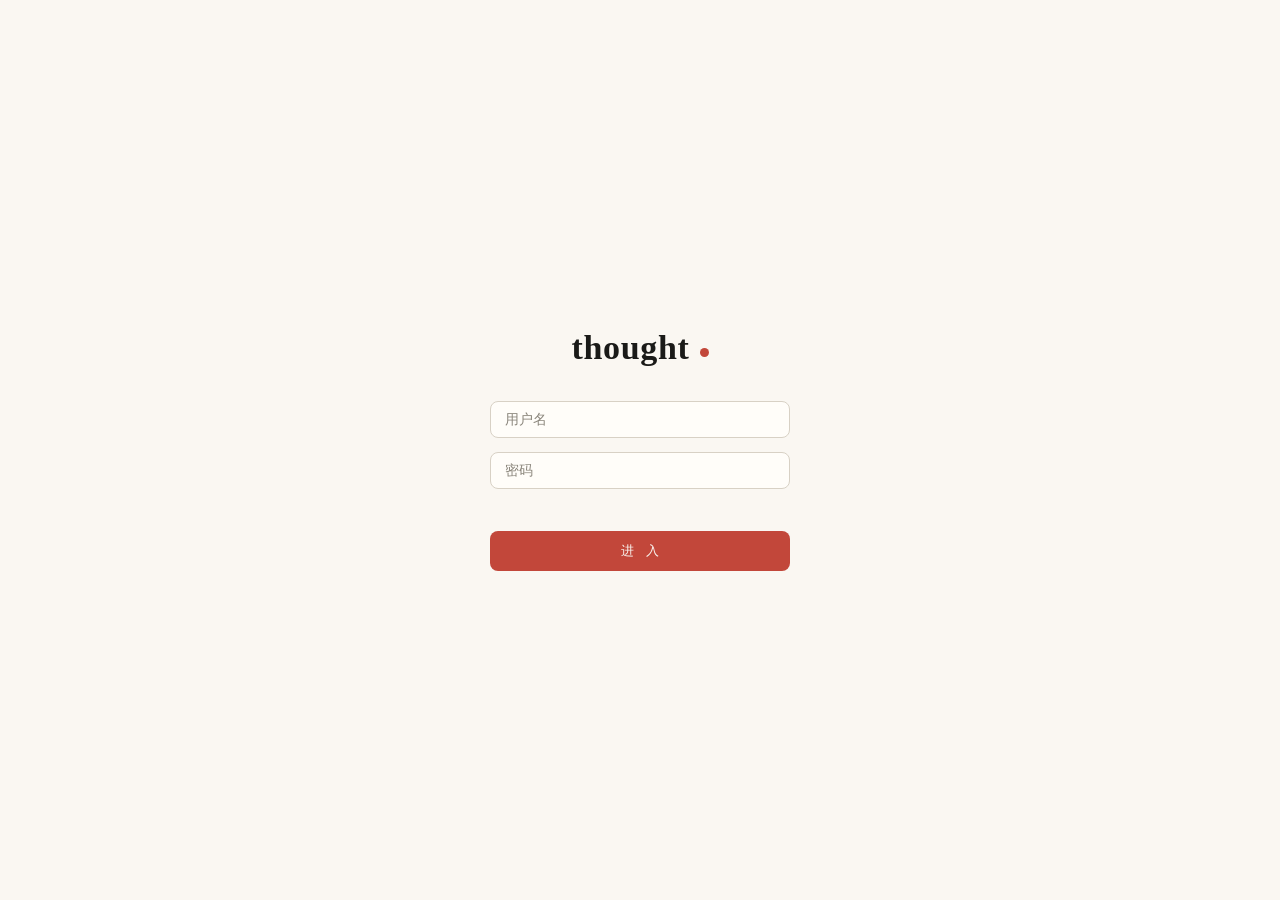
<file: web/index.html>
<!DOCTYPE html>
<html lang="zh-CN">
<head>
<meta charset="UTF-8">
<meta name="viewport" content="width=device-width, initial-scale=1.0">
<title>thought</title>
<link rel="stylesheet" href="css/base.css">
<link rel="stylesheet" href="css/home.css">
<link rel="stylesheet" href="css/tasks.css">
<link rel="stylesheet" href="css/settings.css">
</head>
<body>

<!-- 登录页：进入应用前的一层（书斋风格） -->
<div class="login" id="login" hidden>
  <form class="login-box" id="login-form">
    <div class="login-brand">
      <span class="name">thought</span>
      <span class="seal"></span>
    </div>
    <div class="login-field"><input type="text" id="login-user" autocomplete="username" placeholder="用户名" required></div>
    <div class="login-field"><input type="password" id="login-pass" autocomplete="current-password" placeholder="密码" required></div>
    <div class="login-err" id="login-err"></div>
    <button type="submit" class="login-btn" id="login-btn">进 入</button>
  </form>
</div>

<div class="app" id="app">

  <!-- 统一深色导航 rail：三个页面共用，切换时保持静止 -->
  <nav class="rail" id="rail">
    <span class="rail-ind" id="rail-ind"></span>
    <div class="rail-item" data-page="home">
      <svg width="16" height="16" viewBox="0 0 24 24" fill="none" stroke="currentColor" stroke-width="1.6" stroke-linecap="round" stroke-linejoin="round">
        <path d="M21 11.5a8.5 8.5 0 0 1-8.5 8.5c-1.4 0-2.8-.3-4-.9L3 21l1.9-5.5a8.5 8.5 0 1 1 16.1-4z"/>
      </svg>
      对话
    </div>
    <div class="rail-item" data-page="tasks">
      <span class="ping" id="tasks-ping" hidden></span>
      <svg width="16" height="16" viewBox="0 0 24 24" fill="none" stroke="currentColor" stroke-width="1.6" stroke-linecap="round" stroke-linejoin="round">
        <path d="M9 6h11M9 12h11M9 18h11"/>
        <path d="M4 5.5l1.2 1.2L7.5 4.5M4 11.5l1.2 1.2 2.3-2.2M4 17.5l1.2 1.2 2.3-2.2"/>
      </svg>
      任务
    </div>
    <div class="rail-item" data-page="settings">
      <svg width="16" height="16" viewBox="0 0 24 24" fill="none" stroke="currentColor" stroke-width="1.6" stroke-linecap="round" stroke-linejoin="round">
        <path d="M4 8h9M17 8h3M4 16h3M11 16h9"/>
        <circle cx="15" cy="8" r="2"/>
        <circle cx="9" cy="16" r="2"/>
      </svg>
      设置
    </div>
  </nav>

  <!-- 舞台：三个页面堆叠在同一布局里，幕帘只扫过这里 -->
  <div class="stage" id="stage">

  <!-- ================= 主页 · 对话（浅色书斋） ================= -->
  <section class="page page-home" data-page="home">

    <!-- 会话侧栏 -->
    <aside>
      <div class="brand">
        <span class="name">thought</span>
        <span class="seal"></span>
      </div>

      <!-- 她的状态：GET /api/mind/status -->
      <div class="her" id="her" aria-live="polite"></div>

      <div class="side-foot">
        <div class="side-entry" id="memory-entry">
          <svg width="15" height="15" viewBox="0 0 24 24" fill="none" stroke="currentColor" stroke-width="1.6">
            <path d="M4 5a2 2 0 0 1 2-2h12a2 2 0 0 1 2 2v14a2 2 0 0 1-2 2H6a2 2 0 0 1-2-2V5z"/>
            <path d="M8 8h8M8 12h8M8 16h5"/>
          </svg>
          记忆
          <span class="meta" id="memory-count"></span>
          <div class="pop" id="memory-pop">
            <div class="pop-title" id="memory-pop-title">最近记忆</div>
            <input class="mem-search" id="memory-search" type="text" placeholder="搜索记忆">
            <div id="memory-list"></div>
          </div>
        </div>
        <div class="side-user">
          <span class="avatar" id="user-avatar"></span>
          <span id="user-name"></span>
          <button class="logout" id="logout" type="button">退出</button>
        </div>
      </div>
    </aside>

    <!-- 主区 -->
    <main>
      <header>
        <div class="conv-title" id="conv-title">思想<span class="conv-sub" id="conv-sub"></span></div>
        <div class="view-tabs" id="view-tabs" hidden>
          <button type="button" class="on" data-view="talk">对话</button>
          <button type="button" data-view="inner">内心</button>
        </div>
      </header>

      <div class="scroll" id="home-scroll">
        <div class="column" id="home-column"></div>
      </div>

      <div class="scroll" id="inner-scroll" hidden>
        <div class="column" id="inner-column"></div>
      </div>

      <footer id="home-footer">
        <div class="composer">
          <div class="box">
            <textarea id="composer-input" rows="1" placeholder="和她说点什么" aria-label="消息"></textarea>
          </div>
          <div class="send" id="composer-send" role="button" tabindex="0" aria-label="发送">
            <svg width="15" height="15" viewBox="0 0 24 24" fill="none" stroke="#faf7f2" stroke-width="2" stroke-linecap="round" stroke-linejoin="round">
              <path d="M22 2 11 13M22 2l-7 20-4-9-9-4 20-7z"/>
            </svg>
          </div>
        </div>
      </footer>
    </main>
  </section>

  <!-- ================= 任务页（深色机房） ================= -->
  <section class="page page-tasks" data-page="tasks">

    <!-- 顶部系统状态带 -->
    <div class="statusbar">
      <span class="sb-title">任务</span>
      <span class="sb-overview" id="sb-overview"></span>
      <div class="sb-workers" id="sb-workers"></div>
    </div>

    <!-- 主区 -->
    <div class="main">

      <!-- 任务列表栏 -->
      <div class="list">
        <div class="tabs" id="task-tabs">
          <div class="tab active" data-filter="all">全部<span class="n">0</span></div>
          <div class="tab" data-filter="running">进行中<span class="n">0</span></div>
          <div class="tab" data-filter="done">已完成<span class="n">0</span></div>
          <div class="tab" data-filter="failed">失败<span class="n">0</span></div>
        </div>

        <div class="tasks" id="task-list"></div>

        <div class="list-foot" id="task-list-foot"></div>
      </div>

      <!-- 详情主区 -->
      <div class="detail" id="task-detail">
        <div class="detail-empty">暂无任务</div>
      </div>
    </div>
  </section>

  <!-- ================= 设置页（深色机房） ================= -->
  <section class="page page-settings" data-page="settings">
    <div class="scroll">
      <div class="column">

        <div class="page-head">
          <div class="page-title">设置<span class="path">thought.toml</span></div>
          <button class="save-btn" id="save-btn" type="button" disabled>保存</button>
        </div>
        <div class="head-note" id="settings-note" role="status" aria-live="polite"></div>

        <div class="view-tabs">
          <button class="view-tab active" id="tab-form" type="button">表单</button>
          <button class="view-tab" id="tab-toml" type="button">原始 TOML</button>
        </div>

        <div id="form-view">

          <!-- 服务：GET /api/config 填充（data-cfg 由 settings.js 接线） -->
          <section class="card">
            <div class="card-head">
              <span class="card-title">服务</span>
              <span class="card-tag">[http]</span>
              <span class="right pending-note" data-note="http"></span>
            </div>
            <div class="fields">
              <div class="field">
                <label>监听地址<span class="key">bind</span></label>
                <input type="text" class="placeholder" placeholder="—" disabled data-cfg="http.bind" aria-label="监听地址 bind">
              </div>
              <div class="field">
                <label>静态前端目录<span class="key">web_dir</span></label>
                <input type="text" class="placeholder" placeholder="—" disabled data-cfg="http.web_dir" aria-label="静态前端目录 web_dir">
              </div>
            </div>
          </section>

          <!-- 认证：*_env 是环境变量名（普通文本字段），密钥本体从不经过前端 -->
          <section class="card">
            <div class="card-head">
              <span class="card-title">认证</span>
              <span class="card-tag">[auth]</span>
              <span class="right pending-note" data-note="auth"></span>
            </div>
            <div class="fields">
              <div class="field">
                <label>JWT 密钥<span class="key">jwt_secret_env</span></label>
                <input type="text" class="placeholder" placeholder="—" disabled data-cfg="auth.jwt_secret_env" data-nullable aria-label="JWT 密钥 jwt_secret_env">
              </div>
              <div class="field">
                <label>令牌有效期（秒）<span class="key">token_ttl_secs</span></label>
                <input type="text" class="placeholder" placeholder="—" disabled data-cfg="auth.token_ttl_secs" data-type="int" aria-label="令牌有效期（秒） token_ttl_secs">
              </div>
              <div class="field">
                <label>初始管理员<span class="key">bootstrap_admin.username</span></label>
                <input type="text" class="placeholder" placeholder="—" disabled data-cfg="auth.bootstrap_admin.username" aria-label="初始管理员 bootstrap_admin.username">
              </div>
              <div class="field">
                <label>管理员密码<span class="key">bootstrap_admin.password_env</span></label>
                <input type="text" class="placeholder" placeholder="—" disabled data-cfg="auth.bootstrap_admin.password_env" data-nullable aria-label="管理员密码 bootstrap_admin.password_env">
              </div>
            </div>
          </section>

          <!-- 存储 -->
          <section class="card">
            <div class="card-head">
              <span class="card-title">存储</span>
              <span class="card-tag">[storage]</span>
              <span class="right pending-note" data-note="storage"></span>
            </div>
            <div class="fields">
              <div class="field span2">
                <label>数据端点<span class="key">endpoint</span></label>
                <input type="text" class="placeholder" placeholder="—" disabled data-cfg="storage.endpoint" aria-label="数据端点 endpoint">
              </div>
              <div class="field">
                <label>命名空间<span class="key">namespace</span></label>
                <input type="text" class="placeholder" placeholder="—" disabled data-cfg="storage.namespace" aria-label="存储命名空间 namespace">
              </div>
              <div class="field">
                <label>数据库<span class="key">database</span></label>
                <input type="text" class="placeholder" placeholder="—" disabled data-cfg="storage.database" aria-label="存储数据库 database">
              </div>
            </div>
          </section>

          <!-- 模型池：GET /api/config 的 models（无配置文件时退回 GET /api/models 只读） -->
          <section class="card" id="card-models">
            <div class="card-head">
              <span class="card-title">模型池</span>
              <span class="card-tag">[models.*]</span>
              <span class="right pending-note" data-note="models"></span>
            </div>
            <div id="models-body"><div class="card-note">加载中……</div></div>
          </section>

          <!-- 记忆：memory 为 null 时整卡只读「未启用」 -->
          <section class="card">
            <div class="card-head">
              <span class="card-title">记忆</span>
              <span class="card-tag">[memory]</span>
              <span class="right pending-note" data-note="memory"></span>
            </div>
            <div class="fields">
              <div class="field span2">
                <label>数据端点<span class="key">endpoint</span></label>
                <input type="text" class="placeholder" placeholder="—" disabled data-cfg="memory.endpoint" aria-label="记忆数据端点 endpoint">
              </div>
              <div class="field">
                <label>命名空间<span class="key">namespace</span></label>
                <input type="text" class="placeholder" placeholder="—" disabled data-cfg="memory.namespace" aria-label="记忆命名空间 namespace">
              </div>
              <div class="field">
                <label>数据库<span class="key">database</span></label>
                <input type="text" class="placeholder" placeholder="—" disabled data-cfg="memory.database" aria-label="记忆数据库 database">
              </div>
              <div class="field">
                <label>向量维度<span class="key">embedding_dimension</span></label>
                <input type="text" class="placeholder" placeholder="—" disabled data-cfg="memory.embedding_dimension" data-type="int" aria-label="向量维度 embedding_dimension">
              </div>
              <div class="field">
                <label>三元组抽取模型<span class="key">extractor_model</span></label>
                <input type="text" class="placeholder" placeholder="—" disabled data-cfg="memory.extractor_model" data-nullable aria-label="三元组抽取模型 extractor_model">
              </div>
              <div class="field">
                <label>半衰期（小时）<span class="key">half_life_hours</span></label>
                <input type="text" class="placeholder" placeholder="—" disabled data-cfg="memory.half_life_hours" data-type="float" aria-label="半衰期（小时） half_life_hours">
              </div>
              <div class="field">
                <label>冻结阈值<span class="key">inactive_threshold</span></label>
                <input type="text" class="placeholder" placeholder="—" disabled data-cfg="memory.inactive_threshold" data-type="float" aria-label="冻结阈值 inactive_threshold">
              </div>
              <div class="field">
                <label>清理阈值<span class="key">prune_threshold</span></label>
                <input type="text" class="placeholder" placeholder="—" disabled data-cfg="memory.prune_threshold" data-type="float" aria-label="清理阈值 prune_threshold">
              </div>
              <div class="field">
                <label>最低置信度<span class="key">min_confidence</span></label>
                <input type="text" class="placeholder" placeholder="—" disabled data-cfg="memory.min_confidence" data-type="float" aria-label="最低置信度 min_confidence">
              </div>
              <div class="field">
                <div class="switch-row">
                  <span class="switch readonly" data-cfg-switch="memory.per_user"></span>
                  <span class="sw-label">每用户独立记忆空间</span>
                  <span class="sw-key">per_user</span>
                </div>
                <div class="switch-row mt8">
                  <span class="switch readonly" data-cfg-switch="memory.save_user_messages"></span>
                  <span class="sw-label">自动写入用户消息</span>
                  <span class="sw-key">save_user_messages</span>
                </div>
              </div>
            </div>
            <div class="subsec">
              <div class="subsec-head" data-subsec>检索参数<span class="key">memory.retrieval</span><span class="chev">▸</span></div>
              <div class="subsec-body">
                <div class="fields">
                  <div class="field">
                    <label>语义候选数<span class="key">semantic_top_k</span></label>
                    <input type="text" class="placeholder" placeholder="—" disabled data-cfg="memory.retrieval.semantic_top_k" data-type="int" aria-label="语义候选数 semantic_top_k">
                  </div>
                  <div class="field">
                    <label>全文候选数<span class="key">sparse_top_k</span></label>
                    <input type="text" class="placeholder" placeholder="—" disabled data-cfg="memory.retrieval.sparse_top_k" data-type="int" aria-label="全文候选数 sparse_top_k">
                  </div>
                  <div class="field">
                    <label>图候选数<span class="key">graph_top_k</span></label>
                    <input type="text" class="placeholder" placeholder="—" disabled data-cfg="memory.retrieval.graph_top_k" data-type="int" aria-label="图候选数 graph_top_k">
                  </div>
                  <div class="field">
                    <label>语义权重<span class="key">semantic_weight</span></label>
                    <input type="text" class="placeholder" placeholder="—" disabled data-cfg="memory.retrieval.semantic_weight" data-type="float" aria-label="语义权重 semantic_weight">
                  </div>
                  <div class="field">
                    <label>全文权重<span class="key">sparse_weight</span></label>
                    <input type="text" class="placeholder" placeholder="—" disabled data-cfg="memory.retrieval.sparse_weight" data-type="float" aria-label="全文权重 sparse_weight">
                  </div>
                  <div class="field">
                    <label>图权重<span class="key">graph_weight</span></label>
                    <input type="text" class="placeholder" placeholder="—" disabled data-cfg="memory.retrieval.graph_weight" data-type="float" aria-label="图权重 graph_weight">
                  </div>
                  <div class="field">
                    <label>绝对下限<span class="key">min_score</span></label>
                    <input type="text" class="placeholder" placeholder="—" disabled data-cfg="memory.retrieval.min_score" data-type="float" aria-label="绝对下限 min_score">
                  </div>
                  <div class="field">
                    <label>相对截断<span class="key">relative_cutoff</span></label>
                    <input type="text" class="placeholder" placeholder="—" disabled data-cfg="memory.retrieval.relative_cutoff" data-type="float" aria-label="相对截断 relative_cutoff">
                  </div>
                  <div class="field">
                    <label>访问冷却（毫秒）<span class="key">access_cooldown_ms</span></label>
                    <input type="text" class="placeholder" placeholder="—" disabled data-cfg="memory.retrieval.access_cooldown_ms" data-type="int" aria-label="访问冷却（毫秒） access_cooldown_ms">
                  </div>
                </div>
              </div>
            </div>
          </section>

          <!-- Agent：GET /api/config 的 agent（非 admin 退回 GET /api/agents 只读） -->
          <section class="card" id="card-agent">
            <div class="card-head">
              <span class="card-title">Agent</span>
              <span class="card-tag">[agent.*]</span>
              <span class="right pending-note" data-note="agent"></span>
            </div>
            <div id="agent-body"><div class="card-note">加载中……</div></div>

            <div class="card-head limits-head">
              <span class="card-title limits-title">限额</span>
              <span class="card-tag">[agent.limits]</span>
              <span class="right pending-note" data-note="limits"></span>
            </div>
            <div class="limits">
              <div class="field">
                <label>最大并发<span class="key">max_concurrent_tasks</span></label>
                <input type="text" class="placeholder" placeholder="—" disabled data-cfg="agent.limits.max_concurrent_tasks" data-type="int" aria-label="最大并发 max_concurrent_tasks">
              </div>
              <div class="field">
                <label>子 agent 轮数<span class="key">subagent_max_turns</span></label>
                <input type="text" class="placeholder" placeholder="—" disabled data-cfg="agent.limits.subagent_max_turns" data-type="int" aria-label="子 agent 轮数 subagent_max_turns">
              </div>
              <div class="field">
                <label>输出字符上限<span class="key">max_tool_output_chars</span></label>
                <input type="text" class="placeholder" placeholder="—" disabled data-cfg="agent.limits.max_tool_output_chars" data-type="int" aria-label="输出字符上限 max_tool_output_chars">
              </div>
            </div>
          </section>

          <!-- 沙盒 -->
          <section class="card">
            <div class="card-head">
              <span class="card-title">沙盒</span>
              <span class="card-tag">[sandbox]</span>
              <span class="right pending-note" data-note="sandbox"></span>
            </div>
            <div class="fields">
              <div class="field">
                <label>工作区<span class="key">workspace</span></label>
                <input type="text" class="placeholder" placeholder="—" disabled data-cfg="sandbox.workspace" aria-label="工作区 workspace">
              </div>
              <div class="field">
                <label>回收站<span class="key">trash</span></label>
                <input type="text" class="placeholder" placeholder="—" disabled data-cfg="sandbox.trash" aria-label="回收站 trash">
              </div>
              <div class="field">
                <label>备份目录<span class="key">backup</span></label>
                <input type="text" class="placeholder" placeholder="—" disabled data-cfg="sandbox.backup" aria-label="备份目录 backup">
              </div>
              <div class="field">
                <div class="switch-row">
                  <span class="switch readonly" data-cfg-switch="sandbox.network"></span>
                  <span class="sw-label">命令允许联网</span>
                  <span class="sw-key">network</span>
                </div>
              </div>
              <div class="field span2">
                <label>受保护路径（一行一个）<span class="key">protected</span></label>
                <textarea rows="2" disabled data-cfg-lines="sandbox.protected" aria-label="受保护路径 protected"></textarea>
              </div>
              <div class="field">
                <label>命令超时（秒）<span class="key">command_timeout_secs</span></label>
                <input type="text" class="placeholder" placeholder="—" disabled data-cfg="sandbox.command_timeout_secs" data-type="int" aria-label="命令超时（秒） command_timeout_secs">
              </div>
              <div class="field">
                <label>命令输出上限（字节）<span class="key">max_output_bytes</span></label>
                <input type="text" class="placeholder" placeholder="—" disabled data-cfg="sandbox.max_output_bytes" data-type="int" aria-label="命令输出上限（字节） max_output_bytes">
              </div>
              <div class="field">
                <label>读文件上限（字节）<span class="key">max_read_bytes</span></label>
                <input type="text" class="placeholder" placeholder="—" disabled data-cfg="sandbox.max_read_bytes" data-type="int" aria-label="读文件上限（字节） max_read_bytes">
              </div>
            </div>
          </section>

          <!-- 预算 -->
          <section class="card">
            <div class="card-head">
              <span class="card-title">预算</span>
              <span class="card-tag">[budget]</span>
              <span class="right pending-note" data-note="budget"></span>
            </div>
            <div class="fields">
              <div class="field">
                <label>单日软额度（tokens）<span class="key">daily_soft_tokens</span></label>
                <input type="text" class="placeholder" placeholder="—" disabled data-cfg="budget.daily_soft_tokens" data-type="int" aria-label="单日软额度 daily_soft_tokens">
              </div>
              <div class="field">
                <label>单日硬上限（tokens）<span class="key">daily_hard_tokens</span></label>
                <input type="text" class="placeholder" placeholder="—" disabled data-cfg="budget.daily_hard_tokens" data-type="int" aria-label="单日硬上限 daily_hard_tokens">
              </div>
            </div>
          </section>

          <!-- 心智：mind 为 null 时整卡只读「未启用」 -->
          <section class="card">
            <div class="card-head">
              <span class="card-title">心智</span>
              <span class="card-tag">[mind]</span>
              <span class="right pending-note" data-note="mind"></span>
            </div>
            <div class="fields">
              <div class="field">
                <div class="switch-row">
                  <span class="switch readonly" data-cfg-switch="mind.enabled"></span>
                  <span class="sw-label">启用心智</span>
                  <span class="sw-key">enabled</span>
                </div>
              </div>
              <div class="field">
                <label>思考模型<span class="key">model</span></label>
                <input type="text" class="placeholder" placeholder="—" disabled data-cfg="mind.model" aria-label="思考模型 model">
              </div>
              <div class="field">
                <label>摘要模型<span class="key">summary_model</span></label>
                <input type="text" class="placeholder" placeholder="—" disabled data-cfg="mind.summary_model" data-nullable aria-label="摘要模型 summary_model">
              </div>
              <div class="field">
                <label>回合工具轮数<span class="key">max_turns</span></label>
                <input type="text" class="placeholder" placeholder="—" disabled data-cfg="mind.max_turns" data-type="int" aria-label="回合工具轮数 max_turns">
              </div>
              <div class="field">
                <label>工作记忆条数<span class="key">working_memory</span></label>
                <input type="text" class="placeholder" placeholder="—" disabled data-cfg="mind.working_memory" data-type="int" aria-label="工作记忆条数 working_memory">
              </div>
              <div class="field">
                <label>压缩触发条数<span class="key">compact_at</span></label>
                <input type="text" class="placeholder" placeholder="—" disabled data-cfg="mind.compact_at" data-type="int" aria-label="压缩触发条数 compact_at">
              </div>
              <div class="field">
                <label>摘要段数<span class="key">summaries</span></label>
                <input type="text" class="placeholder" placeholder="—" disabled data-cfg="mind.summaries" data-type="int" aria-label="摘要段数 summaries">
              </div>
              <div class="field">
                <label>回想条数<span class="key">recall</span></label>
                <input type="text" class="placeholder" placeholder="—" disabled data-cfg="mind.recall" data-type="int" aria-label="回想条数 recall">
              </div>
              <div class="field">
                <label>时区偏移（分钟）<span class="key">tz_offset_min</span></label>
                <input type="text" class="placeholder" placeholder="—" disabled data-cfg="mind.tz_offset_min" data-type="int" aria-label="时区偏移（分钟） tz_offset_min">
              </div>
              <div class="field">
                <label>感知队列容量<span class="key">inbox_capacity</span></label>
                <input type="text" class="placeholder" placeholder="—" disabled data-cfg="mind.inbox_capacity" data-type="int" aria-label="感知队列容量 inbox_capacity">
              </div>
              <div class="field">
                <label>熔断阈值<span class="key">breaker_threshold</span></label>
                <input type="text" class="placeholder" placeholder="—" disabled data-cfg="mind.breaker_threshold" data-type="int" aria-label="熔断阈值 breaker_threshold">
              </div>
            </div>
            <div class="subsec">
              <div class="subsec-head" data-subsec>出身<span class="key">mind.origin</span><span class="chev">▸</span></div>
              <div class="subsec-body">
                <div class="fields fields-3">
                  <div class="field">
                    <label>名字<span class="key">name</span></label>
                    <input type="text" class="placeholder" placeholder="—" disabled data-cfg="mind.origin.name" aria-label="出身名字 name">
                  </div>
                  <div class="field">
                    <label>性别<span class="key">gender</span></label>
                    <input type="text" class="placeholder" placeholder="—" disabled data-cfg="mind.origin.gender" aria-label="出身性别 gender">
                  </div>
                  <div class="field">
                    <label>生日<span class="key">birthday</span></label>
                    <input type="text" class="placeholder" placeholder="—" disabled data-cfg="mind.origin.birthday" aria-label="出身生日 birthday">
                  </div>
                </div>
                <div class="field span2 mt8">
                  <label>醒来的第一句话<span class="key">seed</span></label>
                  <textarea rows="2" disabled data-cfg-area="mind.origin.seed" aria-label="醒来的第一句话 seed"></textarea>
                </div>
              </div>
            </div>
            <div class="subsec">
              <div class="subsec-head" data-subsec>心跳<span class="key">mind.heart</span><span class="chev">▸</span></div>
              <div class="subsec-body">
                <div class="fields">
                  <div class="field">
                    <label>每拍间隔（秒）<span class="key">interval_secs</span></label>
                    <input type="text" class="placeholder" placeholder="—" disabled data-cfg="mind.heart.interval_secs" data-type="int" aria-label="每拍间隔（秒） interval_secs">
                  </div>
                  <div class="field">
                    <label>点火阈值<span class="key">threshold</span></label>
                    <input type="text" class="placeholder" placeholder="—" disabled data-cfg="mind.heart.threshold" data-type="float" aria-label="点火阈值 threshold">
                  </div>
                  <div class="field">
                    <label>最小间隔（秒）<span class="key">min_gap_secs</span></label>
                    <input type="text" class="placeholder" placeholder="—" disabled data-cfg="mind.heart.min_gap_secs" data-type="int" aria-label="最小间隔（秒） min_gap_secs">
                  </div>
                  <div class="field">
                    <label>疲劳增益<span class="key">fatigue_gain</span></label>
                    <input type="text" class="placeholder" placeholder="—" disabled data-cfg="mind.heart.fatigue_gain" data-type="float" aria-label="疲劳增益 fatigue_gain">
                  </div>
                  <div class="field">
                    <label>回合后安静（秒）<span class="key">settle_secs</span></label>
                    <input type="text" class="placeholder" placeholder="—" disabled data-cfg="mind.heart.settle_secs" data-type="int" aria-label="回合后安静（秒） settle_secs">
                  </div>
                </div>
              </div>
            </div>
            <div class="subsec">
              <div class="subsec-head" data-subsec>驱动<span class="key">mind.drives</span><span class="chev">▸</span></div>
              <div class="subsec-body">
                <div class="fields">
                  <div class="field">
                    <label>想念 τ（小时）<span class="key">missing_tau_h</span></label>
                    <input type="text" class="placeholder" placeholder="—" disabled data-cfg="mind.drives.missing_tau_h" data-type="float" aria-label="想念 τ missing_tau_h">
                  </div>
                  <div class="field">
                    <label>亲密度满值次数<span class="key">missing_intimacy_at</span></label>
                    <input type="text" class="placeholder" placeholder="—" disabled data-cfg="mind.drives.missing_intimacy_at" data-type="float" aria-label="亲密度满值次数 missing_intimacy_at">
                  </div>
                  <div class="field">
                    <label>好奇 τ（小时）<span class="key">curiosity_tau_h</span></label>
                    <input type="text" class="placeholder" placeholder="—" disabled data-cfg="mind.drives.curiosity_tau_h" data-type="float" aria-label="好奇 τ curiosity_tau_h">
                  </div>
                  <div class="field">
                    <label>自己的事 τ（小时）<span class="key">project_tau_h</span></label>
                    <input type="text" class="placeholder" placeholder="—" disabled data-cfg="mind.drives.project_tau_h" data-type="float" aria-label="自己的事 τ project_tau_h">
                  </div>
                  <div class="field">
                    <label>整理 τ（条）<span class="key">tidy_tau</span></label>
                    <input type="text" class="placeholder" placeholder="—" disabled data-cfg="mind.drives.tidy_tau" data-type="float" aria-label="整理 τ tidy_tau">
                  </div>
                  <div class="field">
                    <label>分享 τ（条）<span class="key">share_tau</span></label>
                    <input type="text" class="placeholder" placeholder="—" disabled data-cfg="mind.drives.share_tau" data-type="float" aria-label="分享 τ share_tau">
                  </div>
                </div>
              </div>
            </div>
          </section>

          <!-- 备份：S3 兼容对象存储；为 null 时显示「未配置」，管理员可点「启用」 -->
          <section class="card" id="backup-card">
            <div class="card-head">
              <span class="card-title">备份</span>
              <span class="card-tag">[backup]</span>
              <span class="right pending-note" data-note="backup"></span>
            </div>
            <div class="card-note" id="backup-off" hidden>
              尚未配置备份。<button type="button" class="add-model" id="backup-enable">+ 启用备份</button>
            </div>
            <div class="fields" id="backup-fields">
              <div class="field">
                <div class="switch-row">
                  <span class="switch readonly" data-cfg-switch="backup.enabled"></span>
                  <span class="sw-label">每日自动备份</span>
                  <span class="sw-key">enabled</span>
                </div>
              </div>
              <div class="field">
                <label>每天几点<span class="key">daily_hour</span></label>
                <input type="text" class="placeholder" placeholder="—" disabled data-cfg="backup.daily_hour" data-type="int" aria-label="每天几点 daily_hour">
              </div>
              <div class="field">
                <label>保留份数<span class="key">keep</span></label>
                <input type="text" class="placeholder" placeholder="—" disabled data-cfg="backup.keep" data-type="int" aria-label="保留份数 keep">
              </div>
              <div class="field">
                <label>加密口令（环境变量）<span class="key">passphrase_env</span></label>
                <input type="text" class="placeholder" placeholder="—" disabled data-cfg="backup.passphrase_env" data-nullable aria-label="加密口令 passphrase_env">
              </div>
              <div class="field span2">
                <label>Endpoint<span class="key">s3.endpoint</span></label>
                <input type="text" class="placeholder" placeholder="https://s3.us-east-1.amazonaws.com" disabled data-cfg="backup.s3.endpoint" aria-label="Endpoint s3.endpoint">
              </div>
              <div class="field">
                <label>Region<span class="key">s3.region</span></label>
                <input type="text" class="placeholder" placeholder="us-east-1" disabled data-cfg="backup.s3.region" aria-label="Region s3.region">
              </div>
              <div class="field">
                <label>Bucket<span class="key">s3.bucket</span></label>
                <input type="text" class="placeholder" placeholder="—" disabled data-cfg="backup.s3.bucket" aria-label="Bucket s3.bucket">
              </div>
              <div class="field">
                <label>前缀<span class="key">s3.prefix</span></label>
                <input type="text" class="placeholder" placeholder="thought/" disabled data-cfg="backup.s3.prefix" aria-label="前缀 s3.prefix">
              </div>
              <div class="field">
                <div class="switch-row">
                  <span class="switch readonly" data-cfg-switch="backup.s3.path_style"></span>
                  <span class="sw-label">路径式寻址</span>
                  <span class="sw-key">s3.path_style</span>
                </div>
              </div>
              <div class="field">
                <label>Access Key（环境变量）<span class="key">s3.access_key_env</span></label>
                <input type="text" class="placeholder" placeholder="—" disabled data-cfg="backup.s3.access_key_env" data-nullable aria-label="Access Key s3.access_key_env">
              </div>
              <div class="field">
                <label>Secret Key（环境变量）<span class="key">s3.secret_key_env</span></label>
                <input type="text" class="placeholder" placeholder="—" disabled data-cfg="backup.s3.secret_key_env" data-nullable aria-label="Secret Key s3.secret_key_env">
              </div>
            </div>
            <div class="backup-bar">
              <span class="backup-state" id="backup-state" role="status" aria-live="polite">—</span>
              <button type="button" class="add-model" id="backup-run">立即备份</button>
            </div>
            <ul class="backup-list" id="backup-list" aria-label="已有备份"></ul>
            <div class="card-note">口令与密钥只从服务器的环境变量读取，不经过网页。恢复会覆盖全部数据，只能在命令行进行：<code>thought restore &lt;备份名&gt;</code>（先停服务）。</div>
          </section>

        </div>

        <!-- 原始 TOML 视图 -->
        <div class="toml-view" id="toml-view">
          <div class="toml-pre" id="toml-pre"></div>
        </div>

      </div>
    </div>
  </section>

  <!-- 幕帘：只在切换时扫过内容区，不覆盖 rail -->
  <div class="curtain" id="curtain"><span class="edge l"></span><span class="edge r"></span></div>

  </div><!-- /stage -->
</div><!-- /app -->

<script type="module" src="js/main.js"></script>
</body>
</html>
</file>
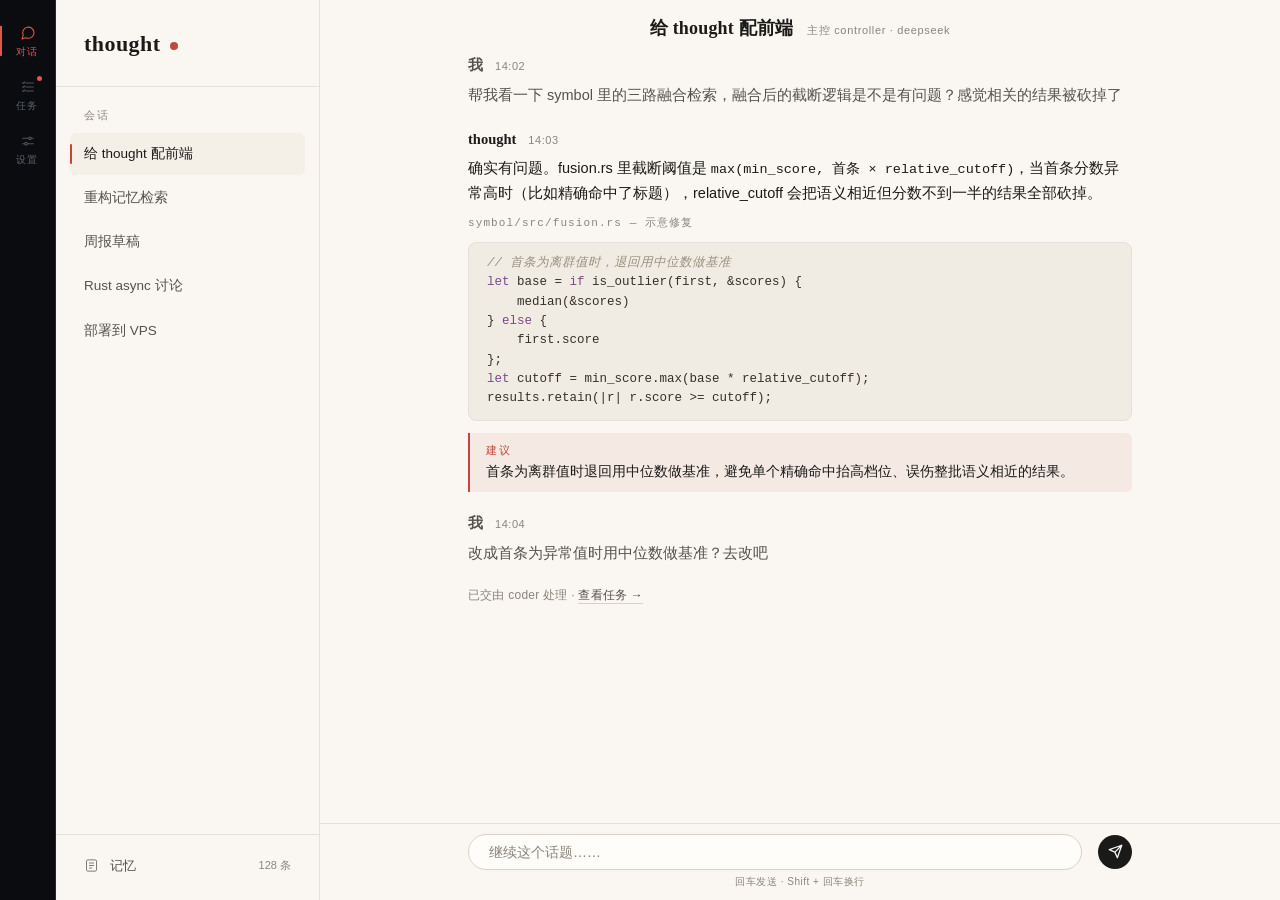
<file: design/app.html>
<!DOCTYPE html>
<html lang="zh-CN">
<head>
<meta charset="UTF-8">
<meta name="viewport" content="width=device-width, initial-scale=1.0">
<title>thought</title>
<style>
  /* ================================================================
     共享 shell：:root token、布局骨架、统一深色 rail、幕帘
     ================================================================ */
  :root {
    --mono: "SF Mono", Menlo, Consolas, "Courier New", monospace;
    /* rail：贯穿两个世界的恒定系统金属边框（取自 tasks.html） */
    --rail-bg: #0a0c0f;
    --rail-line: #23272e;
    --rail-faint: #5c6169;
    --rail-sub: #8a8f98;
    --rail-accent: #e0574a;
    /* 幕帘：比目标页更深的纯色 */
    --curtain-bg: #08090c;
    --curtain-edge: #e0574a;
  }

  * { margin: 0; padding: 0; box-sizing: border-box; }

  html, body {
    height: 100%;
    overflow: hidden;
    background: #0d0f12;
  }

  .app {
    display: grid;
    grid-template-columns: 56px 1fr;
    height: 100vh;
  }

  /* ---------- 统一深色导航 rail（切换时保持静止） ---------- */
  .rail {
    background: var(--rail-bg);
    border-right: 1px solid var(--rail-line);
    display: flex;
    flex-direction: column;
    padding-top: 14px;
    position: relative;
    z-index: 20;
    font-family: -apple-system, "Inter", "Segoe UI", "PingFang SC", "Microsoft YaHei", sans-serif;
  }
  .rail-item {
    position: relative;
    display: flex;
    flex-direction: column;
    align-items: center;
    gap: 5px;
    padding: 11px 0 9px;
    color: var(--rail-faint);
    cursor: pointer;
    font-size: 9.5px;
    letter-spacing: 0.16em;
    user-select: none;
  }
  .rail-item svg { opacity: 0.85; }
  .rail-item:hover { color: var(--rail-sub); }
  .rail-item.active { color: var(--rail-accent); }
  .rail-item.active svg { opacity: 1; }
  /* 当前页指示条：唯一在切换时滑动的 rail 元素 */
  .rail-ind {
    position: absolute;
    left: 0; top: 0;
    width: 2px;
    background: var(--rail-accent);
    transition: transform 0.35s cubic-bezier(0.4, 0, 0.2, 1), height 0.35s cubic-bezier(0.4, 0, 0.2, 1);
  }
  .rail-ind.instant { transition: none; }
  .rail-item .ping {
    position: absolute;
    top: 8px; right: 13px;
    width: 5px; height: 5px;
    border-radius: 50%;
    background: var(--rail-accent);
    animation: breathe 2.2s ease-in-out infinite;
  }
  @keyframes breathe {
    0%, 100% { opacity: 1; box-shadow: 0 0 0 0 rgba(224, 87, 74, 0.4); }
    50% { opacity: 0.5; box-shadow: 0 0 0 5px rgba(224, 87, 74, 0); }
  }

  /* ---------- 舞台：三个页面堆叠 ---------- */
  .stage {
    position: relative;
    overflow: hidden;
    min-width: 0;
  }
  .page {
    position: absolute;
    inset: 0;
    visibility: hidden;
    opacity: 0;
  }
  .page.active { visibility: visible; opacity: 1; }
  /* 过渡期间两页同时挂载：旧页在上淡出，新页在下 */
  body.switching .page.t-out,
  body.frozen .page.t-out { visibility: visible; z-index: 2; }
  body.switching .page.t-in,
  body.frozen .page.t-in { visibility: visible; z-index: 1; }

  /* ---------- 幕帘：扫过内容区（不覆盖 rail） ---------- */
  .curtain {
    position: absolute;
    inset: 0;
    background: var(--curtain-bg);
    z-index: 10;
    transform: translateX(-102%);
    visibility: hidden;
  }
  body.switching .curtain,
  body.frozen .curtain { visibility: visible; }
  .curtain .edge {
    position: absolute;
    top: 0; bottom: 0;
    width: 1px;
    background: var(--curtain-edge);
    opacity: 0;
  }
  .curtain .edge.l { left: 0; }
  .curtain .edge.r { right: 0; }

  @media (prefers-reduced-motion: reduce) {
    .rail-ind { transition: none; }
    .rail-item .ping { animation: none; }
  }

  /* ================================================================
     页面作用域：主页 · 对话（浅色书斋，内容区逐像素取自 concept-a.html）
     ================================================================ */
  .page-home {
    --paper: #faf7f2;
    --paper-deep: #f4efe7;
    --ink: #1a1a18;
    --ink-soft: #55524b;
    --ink-faint: #8a857b;
    --hairline: #e5e0d8;
    --hairline-strong: #d8d1c5;
    --accent: #c2473a;
    --accent-soft: rgba(194, 71, 58, 0.08);
    --code-bg: #f1ece3;
    --serif: Georgia, "Songti SC", "Noto Serif CJK SC", "SimSun", serif;
    --sans: -apple-system, "PingFang SC", "Hiragino Sans GB", "Microsoft YaHei", "Segoe UI", sans-serif;
    background: var(--paper);
    color: var(--ink);
    font-family: var(--sans);
    font-size: 14.5px;
    line-height: 1.65;
    display: grid;
    grid-template-columns: 264px 1fr;
  }

  /* ---------- 会话侧栏 ---------- */
  .page-home aside {
    border-right: 1px solid var(--hairline);
    background: var(--paper);
    display: flex;
    flex-direction: column;
    padding: 26px 0 0;
    min-height: 0;
  }

  .page-home .brand {
    display: flex;
    align-items: baseline;
    gap: 10px;
    padding: 0 28px 24px;
    border-bottom: 1px solid var(--hairline);
  }
  .page-home .brand .name {
    font-family: var(--serif);
    font-size: 22px;
    font-weight: 600;
    letter-spacing: 0.02em;
  }
  .page-home .brand .seal {
    width: 8px; height: 8px;
    background: var(--accent);
    border-radius: 50%;
    transform: translateY(-1px);
  }

  .page-home .side-label {
    font-size: 10.5px;
    letter-spacing: 0.22em;
    color: var(--ink-faint);
    padding: 20px 28px 8px;
    text-transform: uppercase;
  }

  .page-home .sessions { flex: 1; overflow-y: auto; padding: 0 14px; }

  .page-home .session {
    padding: 10px 14px;
    border-radius: 6px;
    cursor: pointer;
    position: relative;
    margin-bottom: 2px;
  }
  .page-home .session .t {
    font-size: 13.5px;
    color: var(--ink-soft);
    white-space: nowrap;
    overflow: hidden;
    text-overflow: ellipsis;
  }
  .page-home .session.active { background: var(--paper-deep); }
  .page-home .session.active .t { color: var(--ink); font-weight: 500; }
  .page-home .session.active::before {
    content: "";
    position: absolute;
    left: 0; top: 11px; bottom: 11px;
    width: 2px;
    background: var(--accent);
    border-radius: 1px;
  }
  .page-home .session:not(.active):hover { background: rgba(244, 239, 231, 0.55); }

  /* 侧栏底部入口 */
  .page-home .side-foot {
    border-top: 1px solid var(--hairline);
    padding: 12px 14px 16px;
  }
  .page-home .side-entry {
    display: flex;
    align-items: center;
    gap: 11px;
    padding: 8px 14px;
    border-radius: 6px;
    cursor: pointer;
    color: var(--ink-soft);
    font-size: 13px;
    position: relative;
  }
  .page-home .side-entry:hover { background: var(--paper-deep); color: var(--ink); }
  .page-home .side-entry svg { flex: none; opacity: 0.75; }
  .page-home .side-entry .meta {
    margin-left: auto;
    font-size: 11px;
    color: var(--ink-faint);
    font-variant-numeric: tabular-nums;
  }

  /* 悬浮卡片：记忆样例 */
  .page-home .pop {
    display: none;
    position: absolute;
    left: 0; right: auto; bottom: calc(100% + 6px);
    width: max-content;
    max-width: 300px;
    background: #fffdf9;
    border: 1px solid var(--hairline-strong);
    border-radius: 10px;
    padding: 12px 16px 10px;
    box-shadow: 0 10px 30px rgba(26, 26, 24, 0.10);
    z-index: 30;
    cursor: default;
  }
  .page-home .side-entry:hover .pop { display: block; }
  .page-home .pop .pop-title {
    font-size: 10px;
    letter-spacing: 0.22em;
    color: var(--ink-faint);
    margin-bottom: 8px;
  }
  .page-home .pop .mem {
    font-size: 12px;
    color: var(--ink-soft);
    padding: 6px 0;
    border-bottom: 1px dashed var(--hairline);
    display: flex;
    align-items: baseline;
    gap: 14px;
  }
  .page-home .pop .mem:last-child { border-bottom: none; }
  .page-home .pop .mem .txt { flex: 1; }
  .page-home .pop .mem .score {
    font-family: var(--mono);
    font-size: 10.5px;
    color: var(--accent);
    flex: none;
  }

  /* ---------- 主区 ---------- */
  .page-home main {
    display: flex;
    flex-direction: column;
    position: relative;
    overflow: hidden;
  }

  /* 顶栏：会话题 */
  .page-home header {
    padding: 14px 0 0;
    text-align: center;
    position: relative;
  }
  .page-home .conv-title {
    font-family: var(--serif);
    font-size: 18px;
    font-weight: 600;
    letter-spacing: 0.01em;
  }
  .page-home .conv-sub {
    font-family: var(--sans);
    margin-left: 14px;
    font-size: 11px;
    font-weight: 400;
    color: var(--ink-faint);
    letter-spacing: 0.06em;
  }

  /* 对话卷轴 */
  .page-home .scroll {
    flex: 1;
    overflow-y: auto;
    padding: 10px 0 12px;
  }
  .page-home .column {
    max-width: 720px;
    margin: 0 auto;
    padding: 0 28px;
  }

  /* 消息：信件感 */
  .page-home .letter { margin-bottom: 20px; }
  .page-home .letter-head {
    display: flex;
    align-items: baseline;
    gap: 12px;
    margin-bottom: 6px;
  }
  .page-home .letter-head .who {
    font-family: var(--serif);
    font-size: 14.5px;
    font-weight: 600;
  }
  .page-home .letter-head .when {
    font-size: 11px;
    color: var(--ink-faint);
    letter-spacing: 0.05em;
  }
  .page-home .letter.user .who { color: var(--ink-soft); }
  .page-home .letter.user .body {
    color: var(--ink-soft);
    font-size: 14.5px;
  }

  .page-home .letter.assistant .body { font-size: 14.5px; }
  .page-home .letter.assistant .body p { margin-bottom: 8px; }
  .page-home .letter.assistant .body p:last-child { margin-bottom: 0; }

  /* 代码块：信纸上的一小块稿纸 */
  .page-home .code {
    background: var(--code-bg);
    border: 1px solid var(--hairline);
    border-radius: 8px;
    padding: 11px 18px;
    margin: 10px 0 12px;
    font-family: var(--mono);
    font-size: 12.5px;
    line-height: 1.55;
    overflow-x: auto;
    white-space: pre;
    color: #33302a;
  }
  .page-home .code .cm { color: #98917f; font-style: italic; }
  .page-home .code .kw { color: #7a4a8c; }
  .page-home .code-caption {
    font-size: 11px;
    color: var(--ink-faint);
    letter-spacing: 0.1em;
    margin-bottom: 6px;
    font-family: var(--mono);
  }

  .page-home .suggestion {
    border-left: 2px solid var(--accent);
    background: var(--accent-soft);
    padding: 9px 16px;
    border-radius: 0 6px 6px 0;
    font-size: 13.5px;
    margin-top: 2px;
  }
  .page-home .suggestion .tag {
    font-size: 10.5px;
    letter-spacing: 0.22em;
    color: var(--accent);
    display: block;
    margin-bottom: 2px;
  }

  /* 外包交接：唯一的一行 muted 小字 */
  .page-home .handoff {
    font-size: 12px;
    color: var(--ink-faint);
    letter-spacing: 0.02em;
    margin: 2px 0 0;
  }
  .page-home .handoff a {
    color: var(--ink-soft);
    text-decoration: none;
    border-bottom: 1px solid var(--hairline-strong);
    padding-bottom: 1px;
    cursor: pointer;
  }
  .page-home .handoff a:hover { color: var(--accent); border-bottom-color: var(--accent); }

  /* ---------- 底部输入框 ---------- */
  .page-home footer {
    border-top: 1px solid var(--hairline);
    padding: 10px 0 10px;
    background: var(--paper);
  }
  .page-home .composer {
    max-width: 720px;
    margin: 0 auto;
    padding: 0 28px;
    display: flex;
    align-items: center;
    gap: 16px;
  }
  .page-home .composer .box {
    flex: 1;
    border: 1px solid var(--hairline-strong);
    border-radius: 22px;
    background: #fffdf9;
    padding: 9px 20px;
    display: flex;
    align-items: center;
  }
  .page-home .composer input {
    border: none;
    outline: none;
    background: transparent;
    font-size: 14px;
    font-family: var(--sans);
    color: var(--ink);
    width: 100%;
  }
  .page-home .composer input::placeholder { color: var(--ink-faint); }
  .page-home .send {
    width: 34px; height: 34px;
    border-radius: 50%;
    background: var(--ink);
    display: flex;
    align-items: center;
    justify-content: center;
    cursor: pointer;
    flex: none;
  }
  .page-home .send:hover { background: var(--accent); }
  .page-home .composer-hint {
    max-width: 720px;
    margin: 4px auto 0;
    padding: 0 34px;
    font-size: 10px;
    color: var(--ink-faint);
    letter-spacing: 0.05em;
    text-align: center;
  }

  .page-home ::selection { background: rgba(194, 71, 58, 0.15); }
  .page-home .scroll::-webkit-scrollbar, .page-home .sessions::-webkit-scrollbar { width: 5px; }
  .page-home .scroll::-webkit-scrollbar-thumb, .page-home .sessions::-webkit-scrollbar-thumb {
    background: var(--hairline-strong); border-radius: 3px;
  }

  /* ================================================================
     页面作用域：任务页 + 设置页共享的深色 token（两页原值一致）
     ================================================================ */
  .page-tasks, .page-settings {
    --bg: #0d0f12;
    --panel: #13161b;
    --panel-2: #181c22;
    --panel-3: #1c212a;
    --input: #0f1216;
    --line: #23272e;
    --line-2: #2d333c;
    --text: #e8e6e1;
    --sub: #8a8f98;
    --faint: #5c6169;
    --accent: #e0574a;
    --accent-soft: rgba(224, 87, 74, 0.12);
    --accent-line: rgba(224, 87, 74, 0.45);
    --green: #58b08c;
    --green-soft: rgba(88, 176, 140, 0.10);
    --green-text: #7ec4a6;
    --red-text: #e0857c;
    --gray: #6b7078;
    --sans: -apple-system, "Inter", "Segoe UI", "PingFang SC", "Microsoft YaHei", sans-serif;
  }

  /* ================================================================
     页面作用域：任务页（逐像素取自 tasks.html）
     ================================================================ */
  .page-tasks {
    background: var(--bg);
    color: var(--text);
    font-family: var(--sans);
    font-size: 13.5px;
    line-height: 1.6;
    display: grid;
    grid-template-rows: 48px 1fr;
  }

  /* ---------- 顶部系统状态带 ---------- */
  .page-tasks .statusbar {
    display: flex;
    align-items: center;
    gap: 22px;
    padding: 0 20px 0 24px;
    border-bottom: 1px solid var(--line);
    background: var(--bg);
    position: relative;
    z-index: 2;
  }
  .page-tasks .sb-title {
    font-size: 15px;
    font-weight: 600;
    letter-spacing: 0.02em;
  }
  .page-tasks .sb-overview {
    font-family: var(--mono);
    font-size: 11px;
    color: var(--sub);
    letter-spacing: 0.02em;
  }
  .page-tasks .sb-overview b { color: var(--text); font-weight: 500; }
  .page-tasks .sb-overview .live { color: var(--accent); }
  .page-tasks .sb-workers {
    margin-left: auto;
    display: flex;
    align-items: center;
    gap: 8px;
  }
  .page-tasks .chip {
    display: flex;
    align-items: center;
    gap: 8px;
    background: var(--panel);
    border: 1px solid var(--line);
    border-radius: 6px;
    padding: 4px 10px;
    font-size: 11px;
  }
  .page-tasks .chip .wname { font-family: var(--mono); color: var(--text); font-size: 11px; }
  .page-tasks .chip .wmodel { font-family: var(--mono); color: var(--faint); font-size: 10px; }
  .page-tasks .chip .wstate { color: var(--sub); font-size: 10.5px; }
  .page-tasks .chip .wdot {
    width: 6px; height: 6px;
    border-radius: 50%;
    flex: none;
  }
  .page-tasks .chip .wdot.idle { background: var(--gray); }
  .page-tasks .chip .wdot.busy { background: var(--accent); animation: breathe 2.2s ease-in-out infinite; }
  .page-tasks .chip.busy { border-color: var(--accent-line); }
  .page-tasks .chip.busy .wstate { color: var(--accent); }
  .page-tasks .chip .taskno { font-family: var(--mono); font-size: 10px; color: var(--accent); }

  .page-tasks .gauge {
    display: flex;
    align-items: center;
    gap: 8px;
    margin-left: 6px;
    padding-left: 16px;
    border-left: 1px solid var(--line);
    height: 24px;
  }
  .page-tasks .gauge .gv {
    font-family: var(--mono);
    font-size: 11px;
    color: var(--sub);
  }
  .page-tasks .gauge .gv b { color: var(--text); font-weight: 500; }

  /* ---------- 主区：列表 + 详情 ---------- */
  .page-tasks .main {
    display: grid;
    grid-template-columns: 300px 1fr;
    min-height: 0;
  }

  /* ---------- 任务列表栏 ---------- */
  .page-tasks .list {
    border-right: 1px solid var(--line);
    background: var(--bg);
    display: flex;
    flex-direction: column;
    min-height: 0;
  }
  .page-tasks .tabs {
    display: flex;
    gap: 14px;
    padding: 0 16px;
    border-bottom: 1px solid var(--line);
  }
  .page-tasks .tab {
    font-size: 11.5px;
    color: var(--faint);
    padding: 10px 1px 9px;
    cursor: pointer;
    border-bottom: 1px solid transparent;
    margin-bottom: -1px;
    letter-spacing: 0.03em;
  }
  .page-tasks .tab:hover { color: var(--sub); }
  .page-tasks .tab.active { color: var(--text); border-bottom-color: var(--accent); }
  .page-tasks .tab .n {
    font-family: var(--mono);
    font-size: 10px;
    margin-left: 5px;
    color: var(--faint);
  }
  .page-tasks .tab.active .n { color: var(--accent); }

  .page-tasks .tasks {
    flex: 1;
    overflow-y: auto;
    padding: 8px;
  }
  .page-tasks .task {
    position: relative;
    display: flex;
    gap: 10px;
    padding: 10px 12px 9px 14px;
    border-radius: 6px;
    border: 1px solid transparent;
    cursor: pointer;
    margin-bottom: 3px;
    overflow: hidden;
  }
  .page-tasks .task:hover { background: var(--panel); }
  .page-tasks .task.selected {
    background: var(--panel-2);
    border-color: var(--line-2);
  }
  .page-tasks .task.selected::before {
    content: "";
    position: absolute;
    left: 0; top: 0; bottom: 0;
    width: 2px;
    background: var(--accent);
  }
  /* 进行中条目：左侧极淡朱红呼吸光 */
  .page-tasks .task.is-running::after {
    content: "";
    position: absolute;
    left: 0; top: 0; bottom: 0;
    width: 46%;
    background: linear-gradient(90deg, rgba(224, 87, 74, 0.07), transparent);
    animation: glow 2.2s ease-in-out infinite;
    pointer-events: none;
  }
  @keyframes glow {
    0%, 100% { opacity: 1; }
    50% { opacity: 0.35; }
  }

  .page-tasks .sdot {
    flex: none;
    width: 7px; height: 7px;
    border-radius: 50%;
    margin-top: 6px;
  }
  .page-tasks .sdot.running { background: var(--accent); animation: breathe 2.2s ease-in-out infinite; }
  .page-tasks .sdot.done { background: var(--green); }
  .page-tasks .sdot.failed { background: var(--accent); box-shadow: inset 0 0 0 1.5px rgba(0, 0, 0, 0.35); }
  .page-tasks .sdot.canceled { background: var(--gray); }

  .page-tasks .task-main { flex: 1; min-width: 0; position: relative; z-index: 1; }
  .page-tasks .task-top {
    display: flex;
    align-items: baseline;
    gap: 8px;
  }
  .page-tasks .task-top .who {
    font-family: var(--mono);
    font-size: 12px;
    font-weight: 500;
    color: var(--text);
  }
  .page-tasks .task-top .ago {
    margin-left: auto;
    font-family: var(--mono);
    font-size: 10px;
    color: var(--faint);
    flex: none;
  }
  .page-tasks .task-title {
    font-size: 12.5px;
    color: var(--sub);
    white-space: nowrap;
    overflow: hidden;
    text-overflow: ellipsis;
    margin-top: 2px;
  }
  .page-tasks .task.selected .task-title { color: var(--text); }
  .page-tasks .task-meta {
    font-family: var(--mono);
    font-size: 10px;
    color: var(--faint);
    margin-top: 4px;
    letter-spacing: 0.02em;
  }
  .page-tasks .task-meta .st-running { color: var(--accent); }
  .page-tasks .task-meta .st-failed { color: var(--accent); }

  .page-tasks .list-foot {
    border-top: 1px solid var(--line);
    padding: 8px 16px;
    font-family: var(--mono);
    font-size: 10px;
    color: var(--faint);
    display: flex;
    justify-content: space-between;
    letter-spacing: 0.04em;
  }

  /* ---------- 详情主区 ---------- */
  .page-tasks .detail {
    display: flex;
    flex-direction: column;
    min-width: 0;
    overflow: hidden;
    position: relative;
  }
  /* 顶部极淡微光 */
  .page-tasks .detail::before {
    content: "";
    position: absolute;
    top: 0; left: 0; right: 0;
    height: 340px;
    background: radial-gradient(560px 220px at 42% -60px, rgba(224, 87, 74, 0.05), transparent 70%);
    pointer-events: none;
    z-index: 0;
  }

  .page-tasks .task-head {
    display: flex;
    align-items: center;
    gap: 24px;
    padding: 18px 32px 16px;
    border-bottom: 1px solid var(--line);
    position: relative;
    z-index: 1;
  }
  .page-tasks .th-name {
    font-size: 21px;
    font-weight: 600;
    letter-spacing: 0.01em;
    font-family: var(--mono);
  }
  .page-tasks .th-sub {
    font-size: 11px;
    color: var(--faint);
    margin-top: 3px;
  }
  .page-tasks .th-sub .model {
    font-family: var(--mono);
    font-size: 10.5px;
    color: var(--accent);
  }
  .page-tasks .badge {
    display: inline-flex;
    align-items: center;
    gap: 6px;
    font-size: 10.5px;
    padding: 3px 10px 3px 8px;
    border-radius: 20px;
    letter-spacing: 0.12em;
    vertical-align: 4px;
    margin-left: 12px;
    font-family: var(--mono);
  }
  .page-tasks .badge.running {
    background: var(--accent-soft);
    color: var(--accent);
    border: 1px solid var(--accent-line);
  }
  .page-tasks .badge.running i {
    width: 5px; height: 5px;
    border-radius: 50%;
    background: var(--accent);
    animation: breathe 2.2s ease-in-out infinite;
  }
  .page-tasks .th-stats {
    margin-left: auto;
    display: flex;
    align-items: center;
    gap: 28px;
  }
  .page-tasks .stat { text-align: right; }
  .page-tasks .stat .k {
    display: block;
    font-family: var(--mono);
    font-size: 9px;
    letter-spacing: 0.22em;
    color: var(--faint);
    text-transform: uppercase;
  }
  .page-tasks .stat .v {
    font-family: var(--mono);
    font-size: 15px;
    color: var(--text);
    font-variant-numeric: tabular-nums;
  }
  .page-tasks .cancel {
    font-family: var(--sans);
    font-size: 12px;
    color: var(--accent);
    background: transparent;
    border: 1px solid var(--accent-line);
    border-radius: 6px;
    padding: 6px 18px;
    cursor: pointer;
    letter-spacing: 0.12em;
  }
  .page-tasks .cancel:hover { background: var(--accent-soft); border-color: var(--accent); }

  .page-tasks .scroll {
    flex: 1;
    overflow-y: auto;
    position: relative;
    z-index: 1;
  }
  .page-tasks .column {
    max-width: 860px;
    padding: 20px 32px 40px;
  }

  .page-tasks .sec-label {
    font-family: var(--mono);
    font-size: 9.5px;
    letter-spacing: 0.28em;
    color: var(--faint);
    text-transform: uppercase;
    margin: 24px 0 10px 2px;
  }
  .page-tasks .sec-label:first-child { margin-top: 0; }

  /* 任务描述卡 */
  .page-tasks .desc {
    background: var(--panel);
    border: 1px solid var(--line);
    border-radius: 8px;
    padding: 13px 18px 10px;
  }
  .page-tasks .desc .body { font-size: 13px; color: var(--text); }
  .page-tasks .desc .body code {
    font-family: var(--mono);
    font-size: 11.5px;
    color: var(--green-text);
    background: rgba(88, 176, 140, 0.08);
    padding: 1px 5px;
    border-radius: 4px;
  }
  .page-tasks .desc .foot {
    margin-top: 9px;
    padding-top: 8px;
    border-top: 1px solid var(--line);
    font-family: var(--mono);
    font-size: 10px;
    color: var(--faint);
    display: flex;
    gap: 20px;
    letter-spacing: 0.03em;
  }

  /* ---------- 活动流 ---------- */
  .page-tasks .stream { position: relative; }
  .page-tasks .stream::before {
    content: "";
    position: absolute;
    left: 3px; top: 8px; bottom: 8px;
    width: 1px;
    background: var(--line-2);
  }
  .page-tasks .ev {
    position: relative;
    padding-left: 24px;
    margin-bottom: 14px;
  }
  .page-tasks .ev::before {
    content: "";
    position: absolute;
    left: 0; top: 6px;
    width: 7px; height: 7px;
    border-radius: 50%;
    background: var(--bg);
    border: 1.5px solid var(--line-2);
  }
  .page-tasks .ev.key::before { border-color: var(--accent); background: var(--accent); }
  .page-tasks .ev.live::before { border-color: var(--accent); }
  .page-tasks .ev.plain::before { display: none; }

  .page-tasks .ev-head {
    display: flex;
    align-items: baseline;
    margin-bottom: 5px;
  }
  .page-tasks .ev-tag {
    font-family: var(--mono);
    font-size: 9px;
    letter-spacing: 0.26em;
    color: var(--faint);
    text-transform: uppercase;
  }
  .page-tasks .ev.live .ev-tag { color: var(--accent); }
  .page-tasks .ev-ts {
    margin-left: auto;
    font-family: var(--mono);
    font-size: 10px;
    color: var(--faint);
    font-variant-numeric: tabular-nums;
  }

  /* agent 文本输出 */
  .page-tasks .agent-line {
    display: flex;
    align-items: baseline;
    gap: 10px;
  }
  .page-tasks .agent-who {
    font-family: var(--mono);
    font-size: 11.5px;
    font-weight: 500;
    color: var(--text);
  }
  .page-tasks .agent-body {
    font-size: 13px;
    color: var(--sub);
    margin-top: 3px;
    max-width: 640px;
  }
  .page-tasks .agent-body code {
    font-family: var(--mono);
    font-size: 11px;
    color: var(--green-text);
  }

  /* 工具调用卡片 */
  .page-tasks .tc {
    background: var(--panel);
    border: 1px solid var(--line);
    border-radius: 7px;
    overflow: hidden;
  }
  .page-tasks .tc-head {
    display: flex;
    align-items: center;
    gap: 10px;
    padding: 8px 12px;
    cursor: pointer;
    min-height: 36px;
  }
  .page-tasks .tc-head:hover { background: var(--panel-2); }
  .page-tasks .tc .tool {
    font-family: var(--mono);
    font-size: 11.5px;
    color: var(--accent);
    flex: none;
  }
  .page-tasks .tc .target {
    font-family: var(--mono);
    font-size: 11.5px;
    color: var(--sub);
    white-space: nowrap;
    overflow: hidden;
    text-overflow: ellipsis;
  }
  .page-tasks .tc .right {
    margin-left: auto;
    display: flex;
    align-items: center;
    gap: 12px;
    flex: none;
  }
  .page-tasks .diffstat {
    font-family: var(--mono);
    font-size: 10.5px;
  }
  .page-tasks .diffstat .add { color: var(--green-text); }
  .page-tasks .diffstat .del { color: var(--red-text); margin-left: 6px; }
  .page-tasks .tc .dur {
    font-family: var(--mono);
    font-size: 10px;
    color: var(--faint);
    min-width: 34px;
    text-align: right;
    font-variant-numeric: tabular-nums;
  }
  .page-tasks .tc .ok { color: var(--green); font-size: 11px; }
  .page-tasks .tc .chev {
    font-size: 9px;
    color: var(--faint);
    transition: transform 0.25s ease;
  }
  .page-tasks .tc.open .chev { transform: rotate(90deg); }

  .page-tasks .tc-body {
    display: none;
    border-top: 1px solid var(--line);
    padding: 10px 12px 12px;
  }
  .page-tasks .tc.open .tc-body { display: block; }

  .page-tasks .mini-label {
    font-family: var(--mono);
    font-size: 9px;
    letter-spacing: 0.24em;
    color: var(--faint);
    text-transform: uppercase;
    margin-bottom: 7px;
  }
  .page-tasks .code {
    background: #0f1216;
    border: 1px solid var(--line);
    border-radius: 6px;
    padding: 9px 12px;
    font-family: var(--mono);
    font-size: 11px;
    line-height: 1.65;
    overflow-x: auto;
    white-space: pre;
    color: #b7bcc4;
  }
  .page-tasks .code .dim { color: var(--faint); }

  /* diff 视图：行号 + 增删色带 */
  .page-tasks .diff {
    background: #0f1216;
    border: 1px solid var(--line);
    border-radius: 6px;
    padding: 8px 0;
    font-family: var(--mono);
    font-size: 11px;
    line-height: 1.7;
    overflow-x: auto;
  }
  .page-tasks .diff .dl {
    display: flex;
    white-space: pre;
    padding: 0 12px 0 0;
  }
  .page-tasks .diff .ln {
    flex: none;
    width: 38px;
    text-align: right;
    padding-right: 12px;
    color: #454b54;
    user-select: none;
  }
  .page-tasks .diff .dl.add { background: var(--green-soft); color: var(--green-text); }
  .page-tasks .diff .dl.del { background: rgba(224, 87, 74, 0.09); color: var(--red-text); }
  .page-tasks .diff .dl.add .ln, .page-tasks .diff .dl.del .ln { color: #4d545e; }

  /* 运行中 */
  .page-tasks .tc.live { border-color: var(--accent-line); }
  .page-tasks .live-tag {
    display: inline-flex;
    align-items: center;
    gap: 7px;
    font-family: var(--mono);
    font-size: 10px;
    color: var(--accent);
    letter-spacing: 0.05em;
  }
  .page-tasks .live-tag i {
    width: 5px; height: 5px;
    border-radius: 50%;
    background: var(--accent);
    animation: breathe 2.2s ease-in-out infinite;
  }
  .page-tasks .spin { animation: rot 1s linear infinite; }
  @keyframes rot { to { transform: rotate(360deg); } }
  .page-tasks .tail .cursor::after {
    content: "▍";
    color: var(--accent);
    animation: blink 1.1s steps(2) infinite;
  }
  @keyframes blink { 50% { opacity: 0; } }

  /* 子 agent 嵌套 */
  .page-tasks .sub {
    margin-left: 4px;
    border-left: 1px solid var(--line-2);
    padding-left: 16px;
  }
  .page-tasks .sub-head {
    display: flex;
    align-items: center;
    gap: 10px;
    padding: 2px 0 8px;
  }
  .page-tasks .sub-head .role {
    font-family: var(--mono);
    font-size: 11.5px;
    font-weight: 500;
    color: var(--text);
  }
  .page-tasks .sub-head .chip2 {
    font-family: var(--mono);
    font-size: 9px;
    letter-spacing: 0.14em;
    color: var(--sub);
    border: 1px solid var(--line-2);
    border-radius: 10px;
    padding: 1px 8px;
  }
  .page-tasks .sub-head .note { font-size: 11px; color: var(--faint); }
  .page-tasks .sub-head .ok { color: var(--green); font-size: 11px; margin-left: auto; }

  /* 记忆条目：相关度细横条 */
  .page-tasks .mem-list { list-style: none; }
  .page-tasks .mem-list li {
    display: flex;
    align-items: center;
    gap: 12px;
    padding: 6px 0;
    border-bottom: 1px solid var(--line);
    font-size: 12px;
    color: var(--sub);
  }
  .page-tasks .mem-list li:last-child { border-bottom: none; }
  .page-tasks .mem-list .txt { flex: 1; min-width: 0; }
  .page-tasks .mem-list .bar {
    flex: none;
    width: 56px;
    height: 3px;
    border-radius: 2px;
    background: var(--line-2);
    overflow: hidden;
  }
  .page-tasks .mem-list .bar i {
    display: block;
    height: 100%;
    background: var(--accent);
    border-radius: 2px;
  }
  .page-tasks .mem-list .score {
    font-family: var(--mono);
    font-size: 10px;
    color: var(--accent);
    flex: none;
    width: 30px;
    text-align: right;
    font-variant-numeric: tabular-nums;
  }

  /* 结果 / 错误卡片（收起样例） */
  .page-tasks .result-card .rc-tag {
    font-family: var(--mono);
    font-size: 9.5px;
    letter-spacing: 0.2em;
    flex: none;
    text-transform: uppercase;
  }
  .page-tasks .result-card.is-done .rc-tag { color: var(--green); }
  .page-tasks .result-card.is-failed .rc-tag { color: var(--accent); }
  .page-tasks .result-card .rc-sum {
    font-size: 12px;
    color: var(--faint);
    white-space: nowrap;
    overflow: hidden;
    text-overflow: ellipsis;
  }
  .page-tasks .rc-body-text { font-size: 12.5px; color: var(--sub); margin-bottom: 8px; }
  .page-tasks .err-code {
    background: #0f1216;
    border: 1px solid var(--line);
    border-left: 2px solid var(--accent);
    border-radius: 0 6px 6px 0;
    padding: 9px 12px;
    font-family: var(--mono);
    font-size: 11px;
    line-height: 1.65;
    color: #b7bcc4;
    white-space: pre;
    overflow-x: auto;
  }
  .page-tasks .err-code .ec { color: var(--red-text); }

  .page-tasks ::selection { background: rgba(224, 87, 74, 0.25); }
  .page-tasks .scroll::-webkit-scrollbar, .page-tasks .tasks::-webkit-scrollbar { width: 5px; }
  .page-tasks .scroll::-webkit-scrollbar-thumb, .page-tasks .tasks::-webkit-scrollbar-thumb {
    background: var(--line-2); border-radius: 3px;
  }

  /* ================================================================
     页面作用域：设置页（逐像素取自 settings.html）
     ================================================================ */
  .page-settings {
    background: var(--bg);
    color: var(--text);
    font-family: var(--sans);
    font-size: 13.5px;
    line-height: 1.6;
    overflow: hidden;
    display: flex;
    flex-direction: column;
    position: relative;
  }
  /* 顶部极淡径向微光 */
  .page-settings::before {
    content: "";
    position: absolute;
    top: 0; left: 0; right: 0;
    height: 340px;
    background: radial-gradient(560px 220px at 42% -60px, rgba(224, 87, 74, 0.05), transparent 70%);
    pointer-events: none;
    z-index: 0;
  }
  .page-settings .scroll {
    flex: 1;
    overflow-y: auto;
    padding: 30px 0 80px;
    position: relative;
    z-index: 1;
  }
  .page-settings .column { max-width: 760px; margin: 0 auto; padding: 0 28px; }

  /* 页头 */
  .page-settings .page-head {
    display: flex;
    align-items: flex-end;
    justify-content: space-between;
    margin-bottom: 4px;
  }
  .page-settings .page-title {
    font-size: 21px;
    font-weight: 600;
    letter-spacing: 0.02em;
  }
  .page-settings .page-title .path {
    font-family: var(--mono);
    font-size: 11px;
    font-weight: 400;
    color: var(--faint);
    margin-left: 12px;
    letter-spacing: 0.02em;
  }
  .page-settings .save-btn {
    background: var(--accent);
    color: #fff;
    border: none;
    border-radius: 6px;
    font-family: var(--sans);
    font-size: 12px;
    letter-spacing: 0.14em;
    padding: 7px 22px;
    cursor: pointer;
    transition: filter 0.15s ease;
  }
  .page-settings .save-btn:hover { filter: brightness(1.1); }
  .page-settings .head-note {
    font-family: var(--mono);
    font-size: 10px;
    color: var(--faint);
    letter-spacing: 0.06em;
    text-align: right;
    margin-bottom: 18px;
  }

  /* 表单 / 原始 TOML 切换 */
  .page-settings .view-tabs {
    display: inline-flex;
    border: 1px solid var(--line-2);
    border-radius: 7px;
    padding: 2px;
    background: var(--panel);
    margin-bottom: 20px;
  }
  .page-settings .view-tab {
    border: none;
    background: transparent;
    font-family: var(--mono);
    font-size: 10.5px;
    letter-spacing: 0.14em;
    color: var(--faint);
    padding: 5px 16px;
    border-radius: 5px;
    cursor: pointer;
  }
  .page-settings .view-tab.active {
    background: var(--panel-3);
    color: var(--text);
  }

  /* ---------- 分区卡片 ---------- */
  .page-settings .card {
    background: var(--panel);
    border: 1px solid var(--line);
    border-radius: 8px;
    padding: 16px 20px 18px;
    margin-bottom: 14px;
  }
  .page-settings .card-head {
    display: flex;
    align-items: baseline;
    gap: 12px;
    padding-bottom: 10px;
    margin-bottom: 14px;
    border-bottom: 1px solid var(--line);
  }
  .page-settings .card-title {
    font-size: 14px;
    font-weight: 600;
    letter-spacing: 0.03em;
  }
  .page-settings .card-tag {
    font-family: var(--mono);
    font-size: 10px;
    color: var(--faint);
    letter-spacing: 0.04em;
  }
  .page-settings .card-head .right {
    margin-left: auto;
    font-size: 10.5px;
    color: var(--faint);
    letter-spacing: 0.03em;
  }

  /* ---------- 表单控件 ---------- */
  .page-settings .fields {
    display: grid;
    grid-template-columns: 1fr 1fr;
    gap: 12px 18px;
  }
  .page-settings .fields .span2 { grid-column: span 2; }
  .page-settings .field label {
    display: flex;
    flex-wrap: wrap;
    align-items: baseline;
    column-gap: 8px;
    font-size: 11px;
    color: var(--sub);
    letter-spacing: 0.04em;
    margin-bottom: 5px;
  }
  .page-settings .field label .key {
    font-family: var(--mono);
    font-size: 9.5px;
    color: var(--faint);
    letter-spacing: 0.02em;
  }
  .page-settings .field input[type="text"],
  .page-settings .field input[type="number"],
  .page-settings .field textarea,
  .page-settings .field select {
    width: 100%;
    border: 1px solid var(--line-2);
    border-radius: 6px;
    background: var(--input);
    font-family: var(--mono);
    font-size: 11.5px;
    color: var(--text);
    padding: 7px 11px;
    outline: none;
    transition: border-color 0.15s ease, box-shadow 0.15s ease;
  }
  .page-settings .field textarea {
    font-family: var(--sans);
    font-size: 12px;
    line-height: 1.6;
    color: var(--sub);
    resize: none;
  }
  .page-settings .field input:focus,
  .page-settings .field textarea:focus,
  .page-settings .field select:focus {
    border-color: var(--accent);
    box-shadow: 0 0 0 3px var(--accent-soft);
  }
  .page-settings .field input.num { width: 110px; }
  .page-settings .field .hint {
    font-size: 10px;
    color: var(--faint);
    margin-top: 4px;
    letter-spacing: 0.02em;
  }

  /* 环境变量值：密钥一律只显示变量名 */
  .page-settings .env-input {
    display: flex;
    align-items: center;
    border: 1px solid var(--line-2);
    border-radius: 6px;
    background: var(--input);
    padding: 7px 11px;
    gap: 8px;
  }
  .page-settings .env-input .env-name {
    font-family: var(--mono);
    font-size: 11.5px;
    color: var(--green-text);
    flex: 1;
  }
  .page-settings .env-input .lock {
    flex: none;
    color: var(--faint);
    display: flex;
    align-items: center;
  }
  .page-settings .env-note {
    display: flex;
    align-items: center;
    gap: 7px;
    font-family: var(--mono);
    font-size: 10px;
    color: var(--faint);
    letter-spacing: 0.05em;
    margin-top: 12px;
  }

  /* 开关 */
  .page-settings .switch-row {
    display: flex;
    align-items: center;
    gap: 10px;
    padding: 2px 0;
  }
  .page-settings .switch-row .sw-label {
    font-size: 11.5px;
    color: var(--sub);
  }
  .page-settings .switch-row .sw-key {
    font-family: var(--mono);
    font-size: 9.5px;
    color: var(--faint);
  }
  .page-settings .switch {
    width: 32px; height: 18px;
    border-radius: 9px;
    background: var(--line-2);
    position: relative;
    cursor: pointer;
    flex: none;
    transition: background 0.2s ease;
  }
  .page-settings .switch::after {
    content: "";
    position: absolute;
    top: 2.5px; left: 3px;
    width: 13px; height: 13px;
    border-radius: 50%;
    background: var(--sub);
    transition: transform 0.2s ease, background 0.2s ease;
  }
  .page-settings .switch.on { background: var(--accent); }
  .page-settings .switch.on::after { transform: translateX(13px); background: #fff; }

  /* ---------- 模型池 / worker 卡片 ---------- */
  .page-settings .model {
    border: 1px solid var(--line);
    border-radius: 7px;
    margin-bottom: 8px;
    overflow: hidden;
    background: var(--input);
  }
  .page-settings .model-head {
    display: flex;
    align-items: center;
    gap: 12px;
    padding: 9px 14px;
    cursor: pointer;
    min-height: 38px;
  }
  .page-settings .model-head:hover { background: var(--panel-2); }
  .page-settings .model.open .model-head { background: var(--panel-2); border-bottom: 1px solid var(--line); }
  .page-settings .model-name {
    font-family: var(--mono);
    font-size: 12px;
    font-weight: 500;
    color: var(--text);
  }
  .page-settings .model-meta {
    font-family: var(--mono);
    font-size: 10px;
    color: var(--faint);
  }
  .page-settings .badge {
    font-family: var(--mono);
    font-size: 9px;
    color: var(--accent);
    background: var(--accent-soft);
    border: 1px solid var(--accent-line);
    border-radius: 4px;
    padding: 1.5px 7px;
    letter-spacing: 0.05em;
  }
  .page-settings .model-head .chev {
    margin-left: auto;
    font-size: 9px;
    color: var(--faint);
    transition: transform 0.25s ease;
  }
  .page-settings .model.open .model-head .chev { transform: rotate(90deg); }
  .page-settings .model-body {
    display: none;
    padding: 14px 14px 15px;
  }
  .page-settings .model.open .model-body { display: block; }

  .page-settings .add-model {
    display: block;
    width: 100%;
    border: 1px dashed var(--line-2);
    border-radius: 7px;
    background: transparent;
    color: var(--faint);
    font-family: var(--mono);
    font-size: 10.5px;
    letter-spacing: 0.16em;
    padding: 10px 0;
    cursor: pointer;
    margin-top: 4px;
    transition: all 0.15s ease;
  }
  .page-settings .add-model:hover { border-color: var(--accent-line); color: var(--accent); background: var(--accent-soft); }

  /* ---------- Agent workers ---------- */
  .page-settings .tools-count {
    font-family: var(--mono);
    font-size: 10px;
    color: var(--faint);
  }
  .page-settings .tool-chips { display: flex; flex-wrap: wrap; gap: 6px; margin-top: 2px; }
  .page-settings .tchip {
    font-family: var(--mono);
    font-size: 10px;
    color: var(--sub);
    background: var(--panel-3);
    border: 1px solid var(--line-2);
    border-radius: 5px;
    padding: 2px 9px;
  }
  .page-settings .spawn-state {
    display: flex;
    align-items: center;
    gap: 7px;
    margin-left: auto;
    font-family: var(--mono);
    font-size: 9.5px;
    color: var(--faint);
    letter-spacing: 0.08em;
  }
  .page-settings .spawn-state .mini-dot {
    width: 5px; height: 5px;
    border-radius: 50%;
    background: var(--line-2);
  }
  .page-settings .spawn-state.yes { color: var(--sub); }
  .page-settings .spawn-state.yes .mini-dot { background: var(--accent); }
  .page-settings .model-head .spawn-state + .chev { margin-left: 0; }

  /* limits 三栏（底对齐，防标签行数不同导致输入错位） */
  .page-settings .limits {
    display: grid;
    grid-template-columns: repeat(3, 1fr);
    gap: 12px 18px;
    align-items: end;
  }
  .page-settings .limits .field { display: flex; flex-direction: column; }
  .page-settings .limits .field label { flex: 1; align-items: flex-start; }

  /* ---------- 原始 TOML 视图 ---------- */
  .page-settings .toml-view { display: none; }
  .page-settings .toml-pre {
    background: var(--input);
    border: 1px solid var(--line);
    border-radius: 8px;
    padding: 18px 22px;
    font-family: var(--mono);
    font-size: 11.5px;
    line-height: 1.7;
    color: #b7bcc4;
    white-space: pre;
    overflow-x: auto;
  }
  .page-settings .toml-pre .cm { color: var(--faint); font-style: italic; }
  .page-settings .toml-pre .sec { color: var(--accent); }
  .page-settings .toml-pre .k { color: var(--green-text); }

  .page-settings ::selection { background: rgba(224, 87, 74, 0.25); }
  .page-settings .scroll::-webkit-scrollbar { width: 5px; }
  .page-settings .scroll::-webkit-scrollbar-thumb { background: var(--line-2); border-radius: 3px; }
</style>
</head>
<body>
<div class="app">

  <!-- 统一深色导航 rail：三个页面共用，切换时保持静止 -->
  <nav class="rail" id="rail">
    <span class="rail-ind" id="rail-ind"></span>
    <div class="rail-item" data-page="home">
      <svg width="16" height="16" viewBox="0 0 24 24" fill="none" stroke="currentColor" stroke-width="1.6" stroke-linecap="round" stroke-linejoin="round">
        <path d="M21 11.5a8.5 8.5 0 0 1-8.5 8.5c-1.4 0-2.8-.3-4-.9L3 21l1.9-5.5a8.5 8.5 0 1 1 16.1-4z"/>
      </svg>
      对话
    </div>
    <div class="rail-item" data-page="tasks">
      <span class="ping"></span>
      <svg width="16" height="16" viewBox="0 0 24 24" fill="none" stroke="currentColor" stroke-width="1.6" stroke-linecap="round" stroke-linejoin="round">
        <path d="M9 6h11M9 12h11M9 18h11"/>
        <path d="M4 5.5l1.2 1.2L7.5 4.5M4 11.5l1.2 1.2 2.3-2.2M4 17.5l1.2 1.2 2.3-2.2"/>
      </svg>
      任务
    </div>
    <div class="rail-item" data-page="settings">
      <svg width="16" height="16" viewBox="0 0 24 24" fill="none" stroke="currentColor" stroke-width="1.6" stroke-linecap="round" stroke-linejoin="round">
        <path d="M4 8h9M17 8h3M4 16h3M11 16h9"/>
        <circle cx="15" cy="8" r="2"/>
        <circle cx="9" cy="16" r="2"/>
      </svg>
      设置
    </div>
  </nav>

  <!-- 舞台：三个页面堆叠在同一布局里，幕帘只扫过这里 -->
  <div class="stage" id="stage">

  <!-- ================= 主页 · 对话（浅色书斋） ================= -->
  <section class="page page-home" data-page="home">

    <!-- 会话侧栏 -->
    <aside>
      <div class="brand">
        <span class="name">thought</span>
        <span class="seal"></span>
      </div>

      <div class="side-label">会话</div>
      <nav class="sessions" id="sessions">
        <div class="session active"><div class="t">给 thought 配前端</div></div>
        <div class="session"><div class="t">重构记忆检索</div></div>
        <div class="session"><div class="t">周报草稿</div></div>
        <div class="session"><div class="t">Rust async 讨论</div></div>
        <div class="session"><div class="t">部署到 VPS</div></div>
      </nav>

      <div class="side-foot">
        <div class="side-entry">
          <svg width="15" height="15" viewBox="0 0 24 24" fill="none" stroke="currentColor" stroke-width="1.6">
            <path d="M4 5a2 2 0 0 1 2-2h12a2 2 0 0 1 2 2v14a2 2 0 0 1-2 2H6a2 2 0 0 1-2-2V5z"/>
            <path d="M8 8h8M8 12h8M8 16h5"/>
          </svg>
          记忆
          <span class="meta">128 条</span>
          <div class="pop">
            <div class="pop-title">最近记忆</div>
            <div class="mem"><span class="txt">用户偏好：解释要引用文件行号</span><span class="score">0.83</span></div>
            <div class="mem"><span class="txt">fusion.rs 的 relative_cutoff = 0.5</span><span class="score">0.77</span></div>
            <div class="mem"><span class="txt">检索融合三路：semantic / sparse / graph</span><span class="score">0.71</span></div>
          </div>
        </div>
      </div>
    </aside>

    <!-- 主区 -->
    <main>
      <header>
        <div class="conv-title">给 thought 配前端<span class="conv-sub">主控 controller · deepseek</span></div>
      </header>

      <div class="scroll" id="home-scroll">
        <div class="column">

          <!-- 1. 用户来信 -->
          <section class="letter user">
            <div class="letter-head">
              <span class="who">我</span>
              <span class="when">14:02</span>
            </div>
            <div class="body">
              帮我看一下 symbol 里的三路融合检索，融合后的截断逻辑是不是有问题？感觉相关的结果被砍掉了
            </div>
          </section>

          <!-- 2. thought 的回复（主角） -->
          <section class="letter assistant">
            <div class="letter-head">
              <span class="who">thought</span>
              <span class="when">14:03</span>
            </div>
            <div class="body">
              <p>确实有问题。fusion.rs 里截断阈值是 <code style="font-family:var(--mono);font-size:13.5px;">max(min_score, 首条 × relative_cutoff)</code>，当首条分数异常高时（比如精确命中了标题），relative_cutoff 会把语义相近但分数不到一半的结果全部砍掉。</p>
              <div class="code-caption">symbol/src/fusion.rs — 示意修复</div>
              <div class="code"><span class="cm">// 首条为离群值时，退回用中位数做基准</span>
<span class="kw">let</span> base = <span class="kw">if</span> is_outlier(first, &amp;scores) {
    median(&amp;scores)
} <span class="kw">else</span> {
    first.score
};
<span class="kw">let</span> cutoff = min_score.max(base * relative_cutoff);
results.retain(|r| r.score &gt;= cutoff);</div>
              <div class="suggestion">
                <span class="tag">建议</span>
                首条为离群值时退回用中位数做基准，避免单个精确命中抬高档位、误伤整批语义相近的结果。
              </div>
            </div>
          </section>

          <!-- 3. 用户追问 -->
          <section class="letter user">
            <div class="letter-head">
              <span class="who">我</span>
              <span class="when">14:04</span>
            </div>
            <div class="body">
              改成首条为异常值时用中位数做基准？去改吧
            </div>
          </section>

          <!-- 4. 外包交接：唯一的一行 -->
          <div class="handoff">已交由 coder 处理 · <a>查看任务 →</a></div>

        </div>
      </div>

      <footer>
        <div class="composer">
          <div class="box">
            <input type="text" placeholder="继续这个话题……" />
          </div>
          <div class="send">
            <svg width="15" height="15" viewBox="0 0 24 24" fill="none" stroke="#faf7f2" stroke-width="2" stroke-linecap="round" stroke-linejoin="round">
              <path d="M22 2 11 13M22 2l-7 20-4-9-9-4 20-7z"/>
            </svg>
          </div>
        </div>
        <div class="composer-hint">回车发送 · Shift + 回车换行</div>
      </footer>
    </main>
  </section>

  <!-- ================= 任务页（深色机房） ================= -->
  <section class="page page-tasks" data-page="tasks">

    <!-- 顶部系统状态带 -->
    <div class="statusbar">
      <span class="sb-title">任务</span>
      <span class="sb-overview"><span class="live">● 进行中 <b>1</b></span> · 今日完成 <b>5</b> · 失败 <b>1</b></span>
      <div class="sb-workers">
        <div class="chip">
          <span class="wdot idle"></span>
          <span class="wname">controller</span>
          <span class="wmodel">deepseek</span>
          <span class="wstate">待命</span>
        </div>
        <div class="chip busy">
          <span class="wdot busy"></span>
          <span class="wname">coder</span>
          <span class="wmodel">deepseek</span>
          <span class="wstate">执行中</span>
          <span class="taskno">#5</span>
        </div>
        <div class="chip">
          <span class="wdot idle"></span>
          <span class="wname">researcher</span>
          <span class="wmodel">deepseek-flash</span>
          <span class="wstate">空闲</span>
        </div>
        <div class="gauge">
          <svg width="22" height="22" viewBox="0 0 24 24" fill="none">
            <circle cx="12" cy="12" r="9" stroke="#343a44" stroke-width="2.5"/>
            <circle cx="12" cy="12" r="9" stroke="#e0574a" stroke-width="2.5" stroke-linecap="round"
                    stroke-dasharray="14.1 56.5" transform="rotate(-90 12 12)"/>
          </svg>
          <span class="gv"><b>1</b> / 4</span>
        </div>
      </div>
    </div>

    <!-- 主区 -->
    <div class="main">

      <!-- 任务列表栏 -->
      <div class="list">
        <div class="tabs" id="task-tabs">
          <div class="tab active" data-filter="all">全部<span class="n">4</span></div>
          <div class="tab" data-filter="running">进行中<span class="n">1</span></div>
          <div class="tab" data-filter="done">已完成<span class="n">2</span></div>
          <div class="tab" data-filter="failed">失败<span class="n">1</span></div>
        </div>

        <div class="tasks" id="task-list">
          <div class="task selected is-running" data-status="running">
            <span class="sdot running"></span>
            <div class="task-main">
              <div class="task-top"><span class="who">coder#5</span><span class="ago">刚刚</span></div>
              <div class="task-title">修改截断基准并回归测试</div>
              <div class="task-meta"><span class="st-running">RUN</span> · 18s · 1,872 tok</div>
            </div>
          </div>
          <div class="task" data-status="done">
            <span class="sdot done"></span>
            <div class="task-main">
              <div class="task-top"><span class="who">coder#3</span><span class="ago">2 分钟前</span></div>
              <div class="task-title">分析检索融合与截断逻辑</div>
              <div class="task-meta">OK · 47s · 4,213 tok</div>
            </div>
          </div>
          <div class="task" data-status="done">
            <span class="sdot done"></span>
            <div class="task-main">
              <div class="task-top"><span class="who">researcher#2</span><span class="ago">9 分钟前</span></div>
              <div class="task-title">调研 SurrealDB 索引策略</div>
              <div class="task-meta">OK · 2m10s · 6,540 tok</div>
            </div>
          </div>
          <div class="task" data-status="failed">
            <span class="sdot failed"></span>
            <div class="task-main">
              <div class="task-top"><span class="who">coder#1</span><span class="ago">26 分钟前</span></div>
              <div class="task-title">清理 target 目录脚本</div>
              <div class="task-meta"><span class="st-failed">ERR</span> · 12s · 980 tok</div>
            </div>
          </div>
        </div>

        <div class="list-foot">
          <span>QUEUE 0</span>
          <span>CONCURRENCY 1/4</span>
        </div>
      </div>

      <!-- 详情主区 -->
      <div class="detail">
        <div class="task-head">
          <div>
            <span class="th-name">coder#5</span>
            <span class="badge running"><i></i>进行中</span>
            <div class="th-sub">模型 <span class="model">deepseek</span> · 由 controller 派单 · 会话「给 thought 配前端」</div>
          </div>
          <div class="th-stats">
            <div class="stat"><span class="k">Elapsed</span><span class="v">18s</span></div>
            <div class="stat"><span class="k">Tokens</span><span class="v">1,872</span></div>
            <button class="cancel">取消</button>
          </div>
        </div>

        <div class="scroll">
          <div class="column">

            <!-- 任务描述 -->
            <div class="sec-label">Task</div>
            <div class="desc">
              <div class="body">把 <code>fusion.rs</code> 的截断基准改成：首条为离群值时退回中位数，并补回归测试。</div>
              <div class="foot">
                <span>DISPATCHED 14:04:02</span>
                <span>SPAWN ALLOWED</span>
                <span>TOOLS 4</span>
              </div>
            </div>

            <!-- 活动流 -->
            <div class="sec-label">Activity</div>
            <div class="stream">

              <!-- 检索记忆 -->
              <div class="ev">
                <div class="ev-head"><span class="ev-tag">MEM</span><span class="ev-ts">14:04:02</span></div>
                <div class="tc" onclick="this.classList.toggle('open')">
                  <div class="tc-head">
                    <span class="tool">memory</span>
                    <span class="target">检索「截断 基准 离群值」 — 命中 2 条</span>
                    <div class="right">
                      <span class="dur">0.4s</span>
                      <span class="ok">✓</span>
                      <span class="chev">▸</span>
                    </div>
                  </div>
                  <div class="tc-body">
                    <div class="mini-label">Hits · 2</div>
                    <ul class="mem-list">
                      <li>
                        <span class="txt">fusion.rs 的 relative_cutoff = 0.5，首条精确命中时误伤语义相近结果</span>
                        <span class="bar"><i style="width:83%"></i></span>
                        <span class="score">0.83</span>
                      </li>
                      <li>
                        <span class="txt">检索融合三路：semantic / sparse / graph，截断发生在融合之后</span>
                        <span class="bar"><i style="width:76%"></i></span>
                        <span class="score">0.76</span>
                      </li>
                    </ul>
                  </div>
                </div>
              </div>

              <!-- read_file -->
              <div class="ev">
                <div class="ev-head"><span class="ev-tag">TOOL</span><span class="ev-ts">14:04:03</span></div>
                <div class="tc" onclick="this.classList.toggle('open')">
                  <div class="tc-head">
                    <span class="tool">read_file</span>
                    <span class="target">symbol/src/fusion.rs</span>
                    <div class="right">
                      <span class="dur">0.2s</span>
                      <span class="ok">✓</span>
                      <span class="chev">▸</span>
                    </div>
                  </div>
                  <div class="tc-body">
                    <div class="mini-label">Params</div>
                    <div class="code"><span class="dim">path:</span> symbol/src/fusion.rs
<span class="dim">read:</span>  214 lines · 截断段定位 L87–L104</div>
                  </div>
                </div>
              </div>

              <!-- agent 文本输出 -->
              <div class="ev">
                <div class="ev-head"><span class="ev-tag">AGENT</span><span class="ev-ts">14:04:11</span></div>
                <div class="agent-line"><span class="agent-who">coder#5</span></div>
                <div class="agent-body">确认问题点：截断基准直接取首条分数，首条为离群值时 <code>relative_cutoff</code> 会误伤整批。改为离群回退中位数，先改实现再补回归。</div>
              </div>

              <!-- edit_file（默认展开 diff 视图） -->
              <div class="ev key">
                <div class="ev-head"><span class="ev-tag">DIFF</span><span class="ev-ts">14:04:13</span></div>
                <div class="tc open" onclick="this.classList.toggle('open')">
                  <div class="tc-head">
                    <span class="tool">edit_file</span>
                    <span class="target">symbol/src/fusion.rs</span>
                    <div class="right">
                      <span class="diffstat"><span class="add">+6</span><span class="del">−2</span></span>
                      <span class="dur">1.1s</span>
                      <span class="ok">✓</span>
                      <span class="chev">▸</span>
                    </div>
                  </div>
                  <div class="tc-body">
                    <div class="mini-label">Diff · symbol/src/fusion.rs</div>
                    <div class="diff"><span class="dl del"><span class="ln">87</span>- let base = scores[0].score;</span>
<span class="dl del"><span class="ln">88</span>- let cutoff = min_score.max(base * relative_cutoff);</span>
<span class="dl add"><span class="ln">87</span>+ let base = if is_outlier(&amp;scores[0], &amp;scores) {</span>
<span class="dl add"><span class="ln">88</span>+     median(&amp;scores)</span>
<span class="dl add"><span class="ln">89</span>+ } else {</span>
<span class="dl add"><span class="ln">90</span>+     scores[0].score</span>
<span class="dl add"><span class="ln">91</span>+ };</span>
<span class="dl add"><span class="ln">92</span>+ let cutoff = min_score.max(base * relative_cutoff);</span></div>
                  </div>
                </div>
              </div>

              <!-- read_file 测试 -->
              <div class="ev">
                <div class="ev-head"><span class="ev-tag">TOOL</span><span class="ev-ts">14:04:15</span></div>
                <div class="tc" onclick="this.classList.toggle('open')">
                  <div class="tc-head">
                    <span class="tool">read_file</span>
                    <span class="target">symbol/tests/fusion.rs</span>
                    <div class="right">
                      <span class="dur">0.2s</span>
                      <span class="ok">✓</span>
                      <span class="chev">▸</span>
                    </div>
                  </div>
                  <div class="tc-body">
                    <div class="mini-label">Params</div>
                    <div class="code"><span class="dim">path:</span> symbol/tests/fusion.rs
<span class="dim">read:</span>  96 lines · 既有断言 6 条，新增用例追加于末尾</div>
                  </div>
                </div>
              </div>

              <!-- 子 agent 嵌套 -->
              <div class="ev">
                <div class="ev-head"><span class="ev-tag">SUB</span><span class="ev-ts">14:04:16</span></div>
                <div class="sub">
                  <div class="sub-head">
                    <span class="role">sub1</span>
                    <span class="chip2">SUB-AGENT · CODER</span>
                    <span class="note">交叉验证中位数工具函数是否已有实现</span>
                    <span class="ok">✓</span>
                  </div>
                  <div class="tc" onclick="this.classList.toggle('open')">
                    <div class="tc-head">
                      <span class="tool">read_file</span>
                      <span class="target">symbol/src/lib.rs</span>
                      <div class="right">
                        <span class="dur">0.2s</span>
                        <span class="ok">✓</span>
                        <span class="chev">▸</span>
                      </div>
                    </div>
                    <div class="tc-body">
                      <div class="mini-label">Params</div>
                      <div class="code"><span class="dim">path:</span> symbol/src/lib.rs
<span class="dim">note:</span>  median / is_outlier 需自带，utils 中无现成实现</div>
                    </div>
                  </div>
                </div>
              </div>

              <!-- run_command 运行中 -->
              <div class="ev live">
                <div class="ev-head"><span class="ev-tag">CMD</span><span class="ev-ts">14:04:17</span></div>
                <div class="tc live open" onclick="this.classList.toggle('open')">
                  <div class="tc-head">
                    <span class="tool">run_command</span>
                    <span class="target">cargo test -p symbol fusion</span>
                    <div class="right">
                      <span class="live-tag"><i></i>RUNNING 3s</span>
                      <svg class="spin" width="12" height="12" viewBox="0 0 24 24" fill="none" stroke="#e0574a" stroke-width="2.4" stroke-linecap="round">
                        <path d="M12 3a9 9 0 1 1-9 9"/>
                      </svg>
                      <span class="chev">▸</span>
                    </div>
                  </div>
                  <div class="tc-body">
                    <div class="mini-label">Output · Tail</div>
                    <div class="code tail"><span class="dim">running 7 tests</span>
<span class="cursor">test fusion::tests::cutoff_outlier_uses_median ... ok </span></div>
                  </div>
                </div>
              </div>

            </div>

            <!-- 结果 / 错误卡片 · 收起样例 -->
            <div class="sec-label">Result / Error · 样式样例</div>

            <div class="ev plain" style="padding-left:0;margin-bottom:10px;">
              <div class="tc result-card is-done" onclick="this.classList.toggle('open')">
                <div class="tc-head">
                  <span class="rc-tag">Result</span>
                  <span class="rc-sum">任务完成后在此生成 — 样例：coder#3「分析检索融合与截断逻辑」</span>
                  <div class="right">
                    <span class="chev">▸</span>
                  </div>
                </div>
                <div class="tc-body">
                  <div class="rc-body-text">截断逻辑确认有误：基准取自首条分数，离群精确命中会抬高档位。建议离群时回退中位数，已附定位行号与修复草案，转交 coder#5 执行。</div>
                  <div class="code"><span class="dim">elapsed</span> 47s · <span class="dim">tool calls</span> 3 · <span class="dim">tokens</span> 4,213</div>
                </div>
              </div>
            </div>

            <div class="ev plain" style="padding-left:0;">
              <div class="tc result-card is-failed" onclick="this.classList.toggle('open')">
                <div class="tc-head">
                  <span class="rc-tag">Error</span>
                  <span class="rc-sum">失败时在此呈现 — 样例：coder#1「清理 target 目录脚本」</span>
                  <div class="right">
                    <span class="chev">▸</span>
                  </div>
                </div>
                <div class="tc-body">
                  <div class="rc-body-text">清理脚本在第 3 步失败，已保留现场，未删除任何文件。</div>
                  <div class="err-code">rm: cannot remove 'target/debug/incremental': Permission denied
<span class="ec">exit code: 1</span></div>
                </div>
              </div>
            </div>

          </div>
        </div>
      </div>
    </div>
  </section>

  <!-- ================= 设置页（深色机房） ================= -->
  <section class="page page-settings" data-page="settings">
    <div class="scroll">
      <div class="column">

        <div class="page-head">
          <div class="page-title">设置<span class="path">thought.toml</span></div>
          <button class="save-btn">保存</button>
        </div>
        <div class="head-note">部分修改需重启后生效</div>

        <div class="view-tabs">
          <button class="view-tab active" id="tab-form" onclick="switchView('form')">表单</button>
          <button class="view-tab" id="tab-toml" onclick="switchView('toml')">原始 TOML</button>
        </div>

        <div id="form-view">

          <!-- 服务 -->
          <section class="card">
            <div class="card-head">
              <span class="card-title">服务</span>
              <span class="card-tag">[http]</span>
              <span class="right">本地监听，反向代理后对外</span>
            </div>
            <div class="fields">
              <div class="field">
                <label>监听地址<span class="key">bind</span></label>
                <input type="text" value="127.0.0.1:8080">
              </div>
              <div class="field">
                <label>静态前端目录<span class="key">web_dir</span></label>
                <input type="text" value="web">
                <div class="hint">相对进程工作目录，同源托管在 /</div>
              </div>
            </div>
          </section>

          <!-- 认证 -->
          <section class="card">
            <div class="card-head">
              <span class="card-title">认证</span>
              <span class="card-tag">[auth]</span>
            </div>
            <div class="fields">
              <div class="field">
                <label>JWT 密钥<span class="key">jwt_secret_env</span></label>
                <div class="env-input">
                  <span class="env-name">THOUGHT_JWT_SECRET</span>
                  <span class="lock">
                    <svg width="11" height="11" viewBox="0 0 24 24" fill="none" stroke="currentColor" stroke-width="1.8">
                      <rect x="4" y="11" width="16" height="10" rx="2"/>
                      <path d="M8 11V7a4 4 0 0 1 8 0v4"/>
                    </svg>
                  </span>
                </div>
                <div class="hint">至少 32 字节，如 openssl rand -hex 32</div>
              </div>
              <div class="field">
                <label>令牌有效期（秒）<span class="key">token_ttl_secs</span></label>
                <input type="number" class="num" value="43200">
              </div>
              <div class="field">
                <label>初始管理员<span class="key">bootstrap_admin.username</span></label>
                <input type="text" value="admin">
                <div class="hint">首次启动且无用户时创建</div>
              </div>
              <div class="field">
                <label>管理员密码<span class="key">bootstrap_admin.password_env</span></label>
                <div class="env-input">
                  <span class="env-name">THOUGHT_ADMIN_PASSWORD</span>
                  <span class="lock">
                    <svg width="11" height="11" viewBox="0 0 24 24" fill="none" stroke="currentColor" stroke-width="1.8">
                      <rect x="4" y="11" width="16" height="10" rx="2"/>
                      <path d="M8 11V7a4 4 0 0 1 8 0v4"/>
                    </svg>
                  </span>
                </div>
              </div>
            </div>
            <div class="env-note">
              <svg width="11" height="11" viewBox="0 0 24 24" fill="none" stroke="currentColor" stroke-width="1.6">
                <circle cx="12" cy="12" r="9"/>
                <path d="M12 8v5M12 16h.01"/>
              </svg>
              密钥通过环境变量注入，不会写入配置文件或界面
            </div>
          </section>

          <!-- 存储 -->
          <section class="card">
            <div class="card-head">
              <span class="card-title">存储</span>
              <span class="card-tag">[storage]</span>
              <span class="right">内嵌 SurrealKV，与记忆库共用文件</span>
            </div>
            <div class="fields">
              <div class="field span2">
                <label>数据端点<span class="key">endpoint</span></label>
                <input type="text" value="surrealkv://data/thought">
              </div>
              <div class="field">
                <label>命名空间<span class="key">namespace</span></label>
                <input type="text" value="thought">
              </div>
              <div class="field">
                <label>数据库<span class="key">database</span></label>
                <input type="text" value="server">
              </div>
            </div>
          </section>

          <!-- 模型池 -->
          <section class="card">
            <div class="card-head">
              <span class="card-title">模型池</span>
              <span class="card-tag">[models.*]</span>
              <span class="right">agent 按名字引用</span>
            </div>

            <!-- deepseek：展开态 -->
            <div class="model open">
              <div class="model-head" onclick="this.parentElement.classList.toggle('open')">
                <span class="model-name">deepseek</span>
                <span class="model-meta">deepseek · deepseek-v4-pro</span>
                <span class="chev">▸</span>
              </div>
              <div class="model-body">
                <div class="fields">
                  <div class="field">
                    <label>提供商<span class="key">provider</span></label>
                    <input type="text" value="deepseek">
                  </div>
                  <div class="field">
                    <label>模型<span class="key">model</span></label>
                    <input type="text" value="deepseek-v4-pro">
                  </div>
                  <div class="field span2">
                    <label>API 密钥<span class="key">api_key_env</span></label>
                    <div class="env-input">
                      <span class="env-name">DEEPSEEK_API_KEY</span>
                      <span class="lock">
                        <svg width="11" height="11" viewBox="0 0 24 24" fill="none" stroke="currentColor" stroke-width="1.8">
                          <rect x="4" y="11" width="16" height="10" rx="2"/>
                          <path d="M8 11V7a4 4 0 0 1 8 0v4"/>
                        </svg>
                      </span>
                    </div>
                  </div>
                  <div class="field">
                    <label>温度<span class="key">temperature</span></label>
                    <input type="number" class="num" value="0.7" step="0.1">
                  </div>
                  <div class="field">
                    <label>最大输出 tokens<span class="key">max_tokens</span></label>
                    <input type="number" class="num" value="8192">
                  </div>
                </div>
              </div>
            </div>

            <!-- deepseek-flash：收起态 -->
            <div class="model">
              <div class="model-head" onclick="this.parentElement.classList.toggle('open')">
                <span class="model-name">deepseek-flash</span>
                <span class="model-meta">deepseek · deepseek-v4-flash</span>
                <span class="badge">thinking = false</span>
                <span class="chev">▸</span>
              </div>
              <div class="model-body">
                <div class="fields">
                  <div class="field">
                    <label>提供商<span class="key">provider</span></label>
                    <input type="text" value="deepseek">
                  </div>
                  <div class="field">
                    <label>模型<span class="key">model</span></label>
                    <input type="text" value="deepseek-v4-flash">
                  </div>
                  <div class="field span2">
                    <label>API 密钥<span class="key">api_key_env</span></label>
                    <div class="env-input">
                      <span class="env-name">DEEPSEEK_API_KEY</span>
                      <span class="lock">
                        <svg width="11" height="11" viewBox="0 0 24 24" fill="none" stroke="currentColor" stroke-width="1.8">
                          <rect x="4" y="11" width="16" height="10" rx="2"/>
                          <path d="M8 11V7a4 4 0 0 1 8 0v4"/>
                        </svg>
                      </span>
                    </div>
                  </div>
                </div>
              </div>
            </div>

            <button class="add-model">+ 添加模型</button>
            <div class="env-note">
              <svg width="11" height="11" viewBox="0 0 24 24" fill="none" stroke="currentColor" stroke-width="1.6">
                <circle cx="12" cy="12" r="9"/>
                <path d="M12 8v5M12 16h.01"/>
              </svg>
              密钥通过环境变量注入
            </div>
          </section>

          <!-- 记忆 -->
          <section class="card">
            <div class="card-head">
              <span class="card-title">记忆</span>
              <span class="card-tag">[memory]</span>
              <span class="right">持久化长期记忆</span>
            </div>
            <div class="fields">
              <div class="field">
                <label>命名空间<span class="key">namespace</span></label>
                <input type="text" value="thought">
              </div>
              <div class="field">
                <label>数据库<span class="key">database</span></label>
                <input type="text" value="memory">
              </div>
              <div class="field">
                <label>向量维度<span class="key">embedding_dimension</span></label>
                <input type="number" class="num" value="1024">
              </div>
              <div class="field">
                <label>三元组抽取模型<span class="key">extractor_model</span></label>
                <input type="text" value="deepseek-flash">
              </div>
              <div class="field">
                <label>半衰期（小时）<span class="key">half_life_hours</span></label>
                <input type="number" class="num" value="168">
                <div class="hint">记忆随时间衰减，检索时按新鲜度加权</div>
              </div>
              <div class="field">
                <label>&nbsp;</label>
                <div class="switch-row">
                  <span class="switch on" onclick="this.classList.toggle('on')"></span>
                  <span class="sw-label">每用户独立记忆空间</span>
                  <span class="sw-key">per_user</span>
                </div>
                <div class="switch-row" style="margin-top:8px;">
                  <span class="switch" onclick="this.classList.toggle('on')"></span>
                  <span class="sw-label">自动写入用户消息</span>
                  <span class="sw-key">save_user_messages</span>
                </div>
              </div>
            </div>
          </section>

          <!-- Agent -->
          <section class="card">
            <div class="card-head">
              <span class="card-title">Agent</span>
              <span class="card-tag">[agent.*]</span>
              <span class="right">主控派单 · worker 执行</span>
            </div>

            <div class="fields" style="margin-bottom:14px;">
              <div class="field">
                <label>主控模型<span class="key">controller.model</span></label>
                <input type="text" value="deepseek">
                <div class="hint">主控尽量只派单，仅开放记忆工具</div>
              </div>
            </div>

            <!-- coder：展开态 -->
            <div class="model worker open">
              <div class="model-head" onclick="this.parentElement.classList.toggle('open')">
                <span class="model-name">coder</span>
                <span class="model-meta">deepseek</span>
                <span class="tools-count">tools 4 个</span>
                <span class="spawn-state yes"><span class="mini-dot"></span>可派生子 agent</span>
                <span class="chev">▸</span>
              </div>
              <div class="model-body">
                <div class="fields">
                  <div class="field span2">
                    <label>职责描述<span class="key">description</span></label>
                    <textarea rows="2">Writes, reads and modifies code and files; runs shell commands to build and test.</textarea>
                  </div>
                  <div class="field span2">
                    <label>系统提示<span class="key">system</span></label>
                    <textarea rows="3">You are a careful senior software engineer. Inspect before you change, keep changes minimal, and verify by running the build or tests.</textarea>
                  </div>
                  <div class="field span2">
                    <label>工具<span class="key">tools</span></label>
                    <div class="tool-chips">
                      <span class="tchip">read_file</span>
                      <span class="tchip">write_file</span>
                      <span class="tchip">delete_file</span>
                      <span class="tchip">run_command</span>
                    </div>
                  </div>
                  <div class="field">
                    <div class="switch-row">
                      <span class="switch on" onclick="this.classList.toggle('on')"></span>
                      <span class="sw-label">允许派生子 agent</span>
                      <span class="sw-key">can_spawn</span>
                    </div>
                  </div>
                  <div class="field">
                    <label>模型<span class="key">model</span></label>
                    <input type="text" value="deepseek">
                  </div>
                </div>
              </div>
            </div>

            <!-- researcher：收起态 -->
            <div class="model worker">
              <div class="model-head" onclick="this.parentElement.classList.toggle('open')">
                <span class="model-name">researcher</span>
                <span class="model-meta">deepseek-flash</span>
                <span class="tools-count">tools 1 个</span>
                <span class="spawn-state"><span class="mini-dot"></span>不可派生</span>
                <span class="chev">▸</span>
              </div>
              <div class="model-body">
                <div class="fields">
                  <div class="field span2">
                    <label>职责描述<span class="key">description</span></label>
                    <textarea rows="2">Answers questions by reading files and recalling long-term memory; does not modify anything.</textarea>
                  </div>
                  <div class="field span2">
                    <label>系统提示<span class="key">system</span></label>
                    <textarea rows="2">You research and summarize. Cite the files or memories you used.</textarea>
                  </div>
                  <div class="field span2">
                    <label>工具<span class="key">tools</span></label>
                    <div class="tool-chips">
                      <span class="tchip">read_file</span>
                    </div>
                  </div>
                  <div class="field">
                    <div class="switch-row">
                      <span class="switch" onclick="this.classList.toggle('on')"></span>
                      <span class="sw-label">允许派生子 agent</span>
                      <span class="sw-key">can_spawn</span>
                    </div>
                  </div>
                  <div class="field">
                    <label>模型<span class="key">model</span></label>
                    <input type="text" value="deepseek-flash">
                  </div>
                </div>
              </div>
            </div>

            <div class="card-head" style="margin-top:20px; margin-bottom:12px;">
              <span class="card-title" style="font-size:12.5px;">限额</span>
              <span class="card-tag">[agent.limits]</span>
            </div>
            <div class="limits">
              <div class="field">
                <label>最大并发<span class="key">max_concurrent_tasks</span></label>
                <input type="number" class="num" value="4">
              </div>
              <div class="field">
                <label>子 agent 轮数<span class="key">subagent_max_turns</span></label>
                <input type="number" class="num" value="30">
              </div>
              <div class="field">
                <label>输出字符上限<span class="key">max_tool_output_chars</span></label>
                <input type="number" class="num" value="32768">
              </div>
            </div>
          </section>

        </div>

        <!-- 原始 TOML 视图 -->
        <div class="toml-view" id="toml-view">
          <div class="toml-pre"><span class="cm"># 密钥一律通过 *_env 从环境变量读取，不要把明文写进仓库。</span>

<span class="sec">[http]</span>
<span class="k">bind</span> = "127.0.0.1:8080"
<span class="k">web_dir</span> = "web"

<span class="sec">[auth]</span>
<span class="k">jwt_secret_env</span> = "THOUGHT_JWT_SECRET"
<span class="k">token_ttl_secs</span> = 43200

<span class="sec">[auth.bootstrap_admin]</span>
<span class="k">username</span> = "admin"
<span class="k">password_env</span> = "THOUGHT_ADMIN_PASSWORD"

<span class="sec">[storage]</span>
<span class="k">endpoint</span> = "surrealkv://data/thought"
<span class="k">namespace</span> = "thought"
<span class="k">database</span> = "server"

<span class="sec">[models.deepseek]</span>
<span class="k">provider</span> = "deepseek"
<span class="k">model</span> = "deepseek-v4-pro"
<span class="k">api_key_env</span> = "DEEPSEEK_API_KEY"

<span class="sec">[models.deepseek-flash]</span>
<span class="k">provider</span> = "deepseek"
<span class="k">model</span> = "deepseek-v4-flash"
<span class="k">api_key_env</span> = "DEEPSEEK_API_KEY"
<span class="k">thinking</span> = false

<span class="sec">[memory]</span>
<span class="k">namespace</span> = "thought"
<span class="k">database</span> = "memory"
<span class="k">embedding_dimension</span> = 1024
<span class="k">extractor_model</span> = "deepseek-flash"
<span class="k">per_user</span> = true
<span class="k">save_user_messages</span> = false
<span class="k">half_life_hours</span> = 168.0

<span class="sec">[agent.controller]</span>
<span class="k">model</span> = "deepseek"
<span class="k">tools</span> = []

<span class="sec">[[agent.workers]]</span>
<span class="k">name</span> = "coder"
<span class="k">model</span> = "deepseek"
<span class="k">tools</span> = ["read_file", "write_file", "delete_file", "run_command"]
<span class="k">can_spawn</span> = true

<span class="sec">[[agent.workers]]</span>
<span class="k">name</span> = "researcher"
<span class="k">model</span> = "deepseek-flash"
<span class="k">tools</span> = ["read_file"]
<span class="k">can_spawn</span> = false

<span class="sec">[agent.limits]</span>
<span class="k">max_concurrent_tasks</span> = 4
<span class="k">subagent_max_turns</span> = 30
<span class="k">max_tool_output_chars</span> = 32768</div>
        </div>

      </div>
    </div>
  </section>

  <!-- 幕帘：只在切换时扫过内容区，不覆盖 rail -->
  <div class="curtain" id="curtain"><span class="edge l"></span><span class="edge r"></span></div>

  </div><!-- /stage -->
</div><!-- /app -->

<script>
(function () {
  'use strict';
  var ORDER = ['home', 'tasks', 'settings'];
  var D = 680;          /* 幕帘总时长 ms */
  var COVER = 300;      /* 幕帘完全遮蔽时刻（扫入快） */
  var FADE_DELAY = 380; /* 新页淡入开始 = 遮蔽 + 80ms（与旧页淡出错开） */
  var reduced = window.matchMedia('(prefers-reduced-motion: reduce)');

  var body = document.body;
  var curtain = document.getElementById('curtain');
  var edgeL = curtain.querySelector('.edge.l');
  var edgeR = curtain.querySelector('.edge.r');
  var indicator = document.getElementById('rail-ind');
  var railItems = Array.prototype.slice.call(document.querySelectorAll('.rail-item'));
  var pages = {};
  ORDER.forEach(function (n) { pages[n] = document.querySelector('.page-' + n); });

  var current = 'home';
  var switching = false;

  function validPage(n) { return ORDER.indexOf(n) !== -1; }

  /* rail 指示条：唯一在切换时滑动的 rail 元素 */
  function moveIndicator(name, animate) {
    var item = null;
    railItems.forEach(function (el) {
      var on = el.dataset.page === name;
      el.classList.toggle('active', on);
      if (on) item = el;
    });
    if (!item) return;
    if (!animate) indicator.classList.add('instant');
    indicator.style.height = (item.offsetHeight * 0.56) + 'px';
    indicator.style.transform = 'translateY(' + (item.offsetTop + item.offsetHeight * 0.22) + 'px)';
    if (!animate) {
      void indicator.offsetWidth; /* 强制回流后恢复过渡 */
      indicator.classList.remove('instant');
    }
  }

  function activate(name) {
    ORDER.forEach(function (n) {
      pages[n].classList.toggle('active', n === name);
      pages[n].classList.remove('t-out', 't-in');
    });
    current = name;
    if (location.hash !== '#' + name) history.replaceState(null, '', '#' + name);
  }

  /* 幕帘 + 双页微动的整组动画（freeze 调试复用同一构建函数） */
  function buildAnims(from, to, dir) {
    var off = function (v) { return 'translateX(' + (v * dir) + '%)'; };
    var anims = [];
    /* 幕帘：扫入快（cubic-bezier(.7,0,.3,1)），遮蔽一拍，扫出稍缓 */
    anims.push(curtain.animate([
      { transform: off(-102), offset: 0, easing: 'cubic-bezier(.7,0,.3,1)' },
      { transform: 'translateX(0%)', offset: 0.44, easing: 'linear' },
      { transform: 'translateX(0%)', offset: 0.47, easing: 'cubic-bezier(.33,.46,.32,1)' },
      { transform: off(102), offset: 1 }
    ], { duration: D, fill: 'both' }));
    /* 1px 朱红前缘线：扫入在前缘，遮蔽瞬间换到扫出侧 */
    var lead = dir > 0 ? edgeR : edgeL;
    var trail = dir > 0 ? edgeL : edgeR;
    anims.push(lead.animate([
      { opacity: 1, offset: 0 }, { opacity: 1, offset: 0.45 },
      { opacity: 0, offset: 0.46 }, { opacity: 0, offset: 1 }
    ], { duration: D, fill: 'both' }));
    anims.push(trail.animate([
      { opacity: 0, offset: 0 }, { opacity: 0, offset: 0.45 },
      { opacity: 1, offset: 0.46 }, { opacity: 1, offset: 1 }
    ], { duration: D, fill: 'both' }));
    /* 幕帘之下：旧页 3px 位移淡出，新页错开 80ms 淡入 */
    var dx = (3 * dir) + 'px';
    anims.push(pages[from].animate([
      { opacity: 1, transform: 'translateX(0)' },
      { opacity: 0, transform: 'translateX(' + dx + ')' }
    ], { duration: 280, easing: 'ease-out', fill: 'both' }));
    anims.push(pages[to].animate([
      { opacity: 0, transform: 'translateX(' + dx + ')' },
      { opacity: 1, transform: 'translateX(0)' }
    ], { duration: 240, delay: FADE_DELAY, easing: 'ease-out', fill: 'both' }));
    return anims;
  }

  function transition(to) {
    if (!validPage(to) || to === current || switching) return;
    var from = current;
    if (reduced.matches) { fadeTransition(from, to); return; }
    switching = true;
    var dir = ORDER.indexOf(to) > ORDER.indexOf(from) ? 1 : -1;
    body.classList.add('switching');
    pages[from].classList.add('t-out');
    pages[to].classList.add('t-in');
    var anims = buildAnims(from, to, dir);
    /* 幕帘遮蔽下换页，rail 指示条此时滑向新页 */
    setTimeout(function () {
      pages[from].classList.remove('active');
      pages[to].classList.add('active');
      moveIndicator(to, true);
    }, COVER);
    setTimeout(function () {
      anims.forEach(function (a) { a.cancel(); });
      body.classList.remove('switching');
      pages[from].classList.remove('t-out');
      pages[to].classList.remove('t-in');
      activate(to);
      switching = false;
    }, D + 40);
  }

  /* prefers-reduced-motion：降级为简单淡入淡出，无幕帘无位移 */
  function fadeTransition(from, to) {
    switching = true;
    body.classList.add('switching');
    pages[from].classList.add('t-out');
    pages[to].classList.add('t-in');
    moveIndicator(to, true);
    var a1 = pages[from].animate([{ opacity: 1 }, { opacity: 0 }], { duration: 220, fill: 'both' });
    var a2 = pages[to].animate([{ opacity: 0 }, { opacity: 1 }], { duration: 220, fill: 'both' });
    setTimeout(function () {
      a1.cancel(); a2.cancel();
      body.classList.remove('switching');
      pages[from].classList.remove('t-out');
      pages[to].classList.remove('t-in');
      activate(to);
      switching = false;
    }, 240);
  }

  /* 调试：把幕帘过渡冻结在 NN%（?freeze=NN&to=tasks&from=home） */
  function freeze(from, to, pct) {
    var dir = ORDER.indexOf(to) > ORDER.indexOf(from) ? 1 : -1;
    ORDER.forEach(function (n) { pages[n].classList.remove('active'); });
    body.classList.add('frozen');
    pages[from].classList.add('t-out');
    pages[to].classList.add('t-in');
    var anims = buildAnims(from, to, dir);
    anims.forEach(function (a) {
      a.pause();
      a.currentTime = (pct / 100) * D;
    });
    moveIndicator(pct >= 50 ? to : from, false);
    current = pct >= 50 ? to : from;
  }

  /* ---- 事件：rail 入口无刷新切换 ---- */
  railItems.forEach(function (el) {
    el.addEventListener('click', function () { transition(el.dataset.page); });
  });
  window.addEventListener('hashchange', function () {
    var n = location.hash.slice(1);
    if (validPage(n)) transition(n);
  });

  /* ---- 页内交互（与原单页一致，不触发幕帘） ---- */
  /* 主页：滚动到底部模拟真实会话视角；点击切换会话 */
  var hs = document.getElementById('home-scroll');
  hs.scrollTop = hs.scrollHeight;
  var sessions = document.querySelectorAll('#sessions .session');
  sessions.forEach(function (s) {
    s.addEventListener('click', function () {
      sessions.forEach(function (x) { x.classList.remove('active'); });
      s.classList.add('active');
    });
  });
  /* 任务页：筛选 tab 切换任务列表 */
  var tabs = document.querySelectorAll('#task-tabs .tab');
  var tasks = document.querySelectorAll('#task-list .task');
  tabs.forEach(function (tab) {
    tab.addEventListener('click', function () {
      tabs.forEach(function (t) { t.classList.remove('active'); });
      tab.classList.add('active');
      var f = tab.dataset.filter;
      tasks.forEach(function (t) {
        t.style.display = (f === 'all' || t.dataset.status === f) ? '' : 'none';
      });
    });
  });

  /* ---- 初始化：hash 直达 / freeze 调试 ---- */
  var params = new URLSearchParams(location.search);
  var hashPage = location.hash.slice(1);
  var initial = validPage(hashPage) ? hashPage : 'home';
  if (params.has('freeze')) {
    var pct = Math.min(100, Math.max(0, parseFloat(params.get('freeze')) || 0));
    var to = validPage(params.get('to')) ? params.get('to') : 'tasks';
    var from = validPage(params.get('from')) ? params.get('from')
             : (initial !== to ? initial : 'home');
    if (from === to) from = 'home';
    freeze(from, to, pct);
  } else {
    activate(initial);
    moveIndicator(initial, false);
  }
})();

/* 设置页：表单 / 原始 TOML 视图切换（与原单页一致） */
function switchView(v) {
  var form = document.getElementById('form-view');
  var toml = document.getElementById('toml-view');
  var tf = document.getElementById('tab-form');
  var tt = document.getElementById('tab-toml');
  if (v === 'toml') {
    form.style.display = 'none';
    toml.style.display = 'block';
    tf.classList.remove('active');
    tt.classList.add('active');
  } else {
    form.style.display = 'block';
    toml.style.display = 'none';
    tf.classList.add('active');
    tt.classList.remove('active');
  }
}
</script>
</body>
</html>
</file>
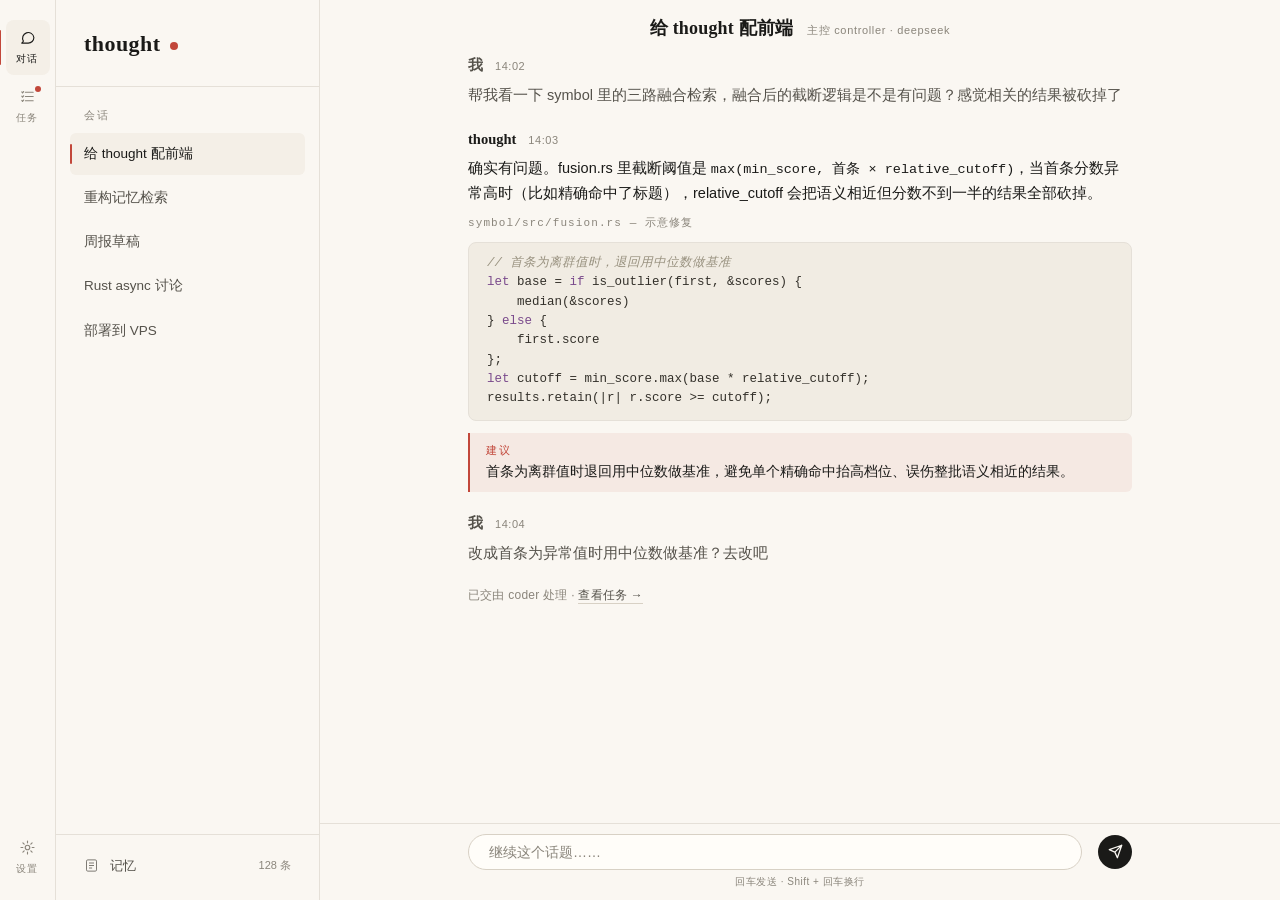
<file: design/concept-a.html>
<!DOCTYPE html>
<html lang="zh-CN">
<head>
<meta charset="UTF-8">
<meta name="viewport" content="width=device-width, initial-scale=1.0">
<title>thought · 给 thought 配前端</title>
<style>
  :root {
    --paper: #faf7f2;
    --paper-deep: #f4efe7;
    --ink: #1a1a18;
    --ink-soft: #55524b;
    --ink-faint: #8a857b;
    --hairline: #e5e0d8;
    --hairline-strong: #d8d1c5;
    --accent: #c2473a;
    --accent-soft: rgba(194, 71, 58, 0.08);
    --code-bg: #f1ece3;
    --serif: Georgia, "Songti SC", "Noto Serif CJK SC", "SimSun", serif;
    --sans: -apple-system, "PingFang SC", "Hiragino Sans GB", "Microsoft YaHei", "Segoe UI", sans-serif;
    --mono: "SF Mono", Menlo, Consolas, "Courier New", monospace;
  }

  * { margin: 0; padding: 0; box-sizing: border-box; }

  html, body {
    height: 100%;
    background: var(--paper);
    color: var(--ink);
    font-family: var(--sans);
    font-size: 14.5px;
    line-height: 1.65;
    overflow: hidden;
  }

  /* ---------- 布局骨架：导航 rail + 会话侧栏 + 主区 ---------- */
  .app {
    display: grid;
    grid-template-columns: 56px 264px 1fr;
    height: 100vh;
  }

  /* ---------- 最左：竖向导航 rail ---------- */
  .rail {
    border-right: 1px solid var(--hairline);
    background: var(--paper);
    display: flex;
    flex-direction: column;
    align-items: center;
    padding: 20px 0 16px;
    gap: 4px;
  }
  .rail-item {
    width: 44px;
    padding: 9px 0 7px;
    display: flex;
    flex-direction: column;
    align-items: center;
    gap: 5px;
    border-radius: 8px;
    cursor: pointer;
    color: var(--ink-faint);
    position: relative;
  }
  .rail-item:hover { background: var(--paper-deep); color: var(--ink-soft); }
  .rail-item .lbl {
    font-size: 10px;
    letter-spacing: 0.12em;
  }
  .rail-item.active { color: var(--ink); background: var(--paper-deep); }
  .rail-item.active::before {
    content: "";
    position: absolute;
    left: -7px; top: 10px; bottom: 10px;
    width: 2px;
    background: var(--accent);
    border-radius: 1px;
  }
  /* 任务进行中：朱红小圆点 */
  .rail-item .dot {
    position: absolute;
    top: 7px; right: 9px;
    width: 6px; height: 6px;
    border-radius: 50%;
    background: var(--accent);
    animation: breathe 2.2s ease-in-out infinite;
  }
  @keyframes breathe {
    0%, 100% { opacity: 1; box-shadow: 0 0 0 0 rgba(194, 71, 58, 0.35); }
    50% { opacity: 0.55; box-shadow: 0 0 0 4px rgba(194, 71, 58, 0); }
  }
  .rail-foot { margin-top: auto; }

  /* ---------- 会话侧栏 ---------- */
  aside {
    border-right: 1px solid var(--hairline);
    background: var(--paper);
    display: flex;
    flex-direction: column;
    padding: 26px 0 0;
  }

  .brand {
    display: flex;
    align-items: baseline;
    gap: 10px;
    padding: 0 28px 24px;
    border-bottom: 1px solid var(--hairline);
  }
  .brand .name {
    font-family: var(--serif);
    font-size: 22px;
    font-weight: 600;
    letter-spacing: 0.02em;
  }
  .brand .seal {
    width: 8px; height: 8px;
    background: var(--accent);
    border-radius: 50%;
    transform: translateY(-1px);
  }

  .side-label {
    font-size: 10.5px;
    letter-spacing: 0.22em;
    color: var(--ink-faint);
    padding: 20px 28px 8px;
    text-transform: uppercase;
  }

  .sessions { flex: 1; overflow-y: auto; padding: 0 14px; }

  .session {
    padding: 10px 14px;
    border-radius: 6px;
    cursor: pointer;
    position: relative;
    margin-bottom: 2px;
  }
  .session .t {
    font-size: 13.5px;
    color: var(--ink-soft);
    white-space: nowrap;
    overflow: hidden;
    text-overflow: ellipsis;
  }
  .session.active { background: var(--paper-deep); }
  .session.active .t { color: var(--ink); font-weight: 500; }
  .session.active::before {
    content: "";
    position: absolute;
    left: 0; top: 11px; bottom: 11px;
    width: 2px;
    background: var(--accent);
    border-radius: 1px;
  }
  .session:not(.active):hover { background: rgba(244, 239, 231, 0.55); }

  /* 侧栏底部入口 */
  .side-foot {
    border-top: 1px solid var(--hairline);
    padding: 12px 14px 16px;
  }
  .side-entry {
    display: flex;
    align-items: center;
    gap: 11px;
    padding: 8px 14px;
    border-radius: 6px;
    cursor: pointer;
    color: var(--ink-soft);
    font-size: 13px;
    position: relative;
  }
  .side-entry:hover { background: var(--paper-deep); color: var(--ink); }
  .side-entry svg { flex: none; opacity: 0.75; }
  .side-entry .meta {
    margin-left: auto;
    font-size: 11px;
    color: var(--ink-faint);
    font-variant-numeric: tabular-nums;
  }

  /* 悬浮卡片：记忆样例 */
  .pop {
    display: none;
    position: absolute;
    left: 0; right: auto; bottom: calc(100% + 6px);
    width: max-content;
    max-width: 300px;
    background: #fffdf9;
    border: 1px solid var(--hairline-strong);
    border-radius: 10px;
    padding: 12px 16px 10px;
    box-shadow: 0 10px 30px rgba(26, 26, 24, 0.10);
    z-index: 30;
    cursor: default;
  }
  .side-entry:hover .pop { display: block; }
  .pop .pop-title {
    font-size: 10px;
    letter-spacing: 0.22em;
    color: var(--ink-faint);
    margin-bottom: 8px;
  }
  .pop .mem {
    font-size: 12px;
    color: var(--ink-soft);
    padding: 6px 0;
    border-bottom: 1px dashed var(--hairline);
    display: flex;
    align-items: baseline;
    gap: 14px;
  }
  .pop .mem:last-child { border-bottom: none; }
  .pop .mem .txt { flex: 1; }
  .pop .mem .score {
    font-family: var(--mono);
    font-size: 10.5px;
    color: var(--accent);
    flex: none;
  }

  /* ---------- 主区 ---------- */
  main {
    display: flex;
    flex-direction: column;
    position: relative;
    overflow: hidden;
  }

  /* 顶栏：会话题 */
  header {
    padding: 14px 0 0;
    text-align: center;
    position: relative;
  }
  .conv-title {
    font-family: var(--serif);
    font-size: 18px;
    font-weight: 600;
    letter-spacing: 0.01em;
  }
  .conv-sub {
    font-family: var(--sans);
    margin-left: 14px;
    font-size: 11px;
    font-weight: 400;
    color: var(--ink-faint);
    letter-spacing: 0.06em;
  }

  /* 对话卷轴 */
  .scroll {
    flex: 1;
    overflow-y: auto;
    padding: 10px 0 12px;
  }
  .column {
    max-width: 720px;
    margin: 0 auto;
    padding: 0 28px;
  }

  /* 消息：信件感 */
  .letter { margin-bottom: 20px; }
  .letter-head {
    display: flex;
    align-items: baseline;
    gap: 12px;
    margin-bottom: 6px;
  }
  .letter-head .who {
    font-family: var(--serif);
    font-size: 14.5px;
    font-weight: 600;
  }
  .letter-head .when {
    font-size: 11px;
    color: var(--ink-faint);
    letter-spacing: 0.05em;
  }
  .letter.user .who { color: var(--ink-soft); }
  .letter.user .body {
    color: var(--ink-soft);
    font-size: 14.5px;
  }

  .letter.assistant .body { font-size: 14.5px; }
  .letter.assistant .body p { margin-bottom: 8px; }
  .letter.assistant .body p:last-child { margin-bottom: 0; }

  /* 代码块：信纸上的一小块稿纸 */
  .code {
    background: var(--code-bg);
    border: 1px solid var(--hairline);
    border-radius: 8px;
    padding: 11px 18px;
    margin: 10px 0 12px;
    font-family: var(--mono);
    font-size: 12.5px;
    line-height: 1.55;
    overflow-x: auto;
    white-space: pre;
    color: #33302a;
  }
  .code .cm { color: #98917f; font-style: italic; }
  .code .kw { color: #7a4a8c; }
  .code-caption {
    font-size: 11px;
    color: var(--ink-faint);
    letter-spacing: 0.1em;
    margin-bottom: 6px;
    font-family: var(--mono);
  }

  .suggestion {
    border-left: 2px solid var(--accent);
    background: var(--accent-soft);
    padding: 9px 16px;
    border-radius: 0 6px 6px 0;
    font-size: 13.5px;
    margin-top: 2px;
  }
  .suggestion .tag {
    font-size: 10.5px;
    letter-spacing: 0.22em;
    color: var(--accent);
    display: block;
    margin-bottom: 2px;
  }

  /* 外包交接：唯一的一行 muted 小字 */
  .handoff {
    font-size: 12px;
    color: var(--ink-faint);
    letter-spacing: 0.02em;
    margin: 2px 0 0;
  }
  .handoff a {
    color: var(--ink-soft);
    text-decoration: none;
    border-bottom: 1px solid var(--hairline-strong);
    padding-bottom: 1px;
    cursor: pointer;
  }
  .handoff a:hover { color: var(--accent); border-bottom-color: var(--accent); }

  /* ---------- 底部输入框 ---------- */
  footer {
    border-top: 1px solid var(--hairline);
    padding: 10px 0 10px;
    background: var(--paper);
  }
  .composer {
    max-width: 720px;
    margin: 0 auto;
    padding: 0 28px;
    display: flex;
    align-items: center;
    gap: 16px;
  }
  .composer .box {
    flex: 1;
    border: 1px solid var(--hairline-strong);
    border-radius: 22px;
    background: #fffdf9;
    padding: 9px 20px;
    display: flex;
    align-items: center;
  }
  .composer input {
    border: none;
    outline: none;
    background: transparent;
    font-size: 14px;
    font-family: var(--sans);
    color: var(--ink);
    width: 100%;
  }
  .composer input::placeholder { color: var(--ink-faint); }
  .send {
    width: 34px; height: 34px;
    border-radius: 50%;
    background: var(--ink);
    display: flex;
    align-items: center;
    justify-content: center;
    cursor: pointer;
    flex: none;
  }
  .send:hover { background: var(--accent); }
  .composer-hint {
    max-width: 720px;
    margin: 4px auto 0;
    padding: 0 34px;
    font-size: 10px;
    color: var(--ink-faint);
    letter-spacing: 0.05em;
    text-align: center;
  }

  ::selection { background: rgba(194, 71, 58, 0.15); }
  .scroll::-webkit-scrollbar, .sessions::-webkit-scrollbar { width: 5px; }
  .scroll::-webkit-scrollbar-thumb, .sessions::-webkit-scrollbar-thumb {
    background: var(--hairline-strong); border-radius: 3px;
  }
</style>
</head>
<body>
<div class="app">

  <!-- 导航 rail -->
  <nav class="rail">
    <div class="rail-item active">
      <svg width="17" height="17" viewBox="0 0 24 24" fill="none" stroke="currentColor" stroke-width="1.6" stroke-linecap="round" stroke-linejoin="round">
        <path d="M21 12a8 8 0 0 1-8 8H4l2.2-2.9A8 8 0 1 1 21 12z"/>
      </svg>
      <span class="lbl">对话</span>
    </div>
    <div class="rail-item">
      <svg width="17" height="17" viewBox="0 0 24 24" fill="none" stroke="currentColor" stroke-width="1.6" stroke-linecap="round" stroke-linejoin="round">
        <path d="M9 6h11M9 12h11M9 18h11"/>
        <path d="M4 5.5 5 7l1.5-2M4 11.5 5 13l1.5-2M4 17.5 5 19l1.5-2"/>
      </svg>
      <span class="lbl">任务</span>
      <span class="dot"></span>
    </div>
    <div class="rail-item rail-foot">
      <svg width="17" height="17" viewBox="0 0 24 24" fill="none" stroke="currentColor" stroke-width="1.6" stroke-linecap="round" stroke-linejoin="round">
        <circle cx="12" cy="12" r="3.2"/>
        <path d="M12 2.8v2.6M12 18.6v2.6M2.8 12h2.6M18.6 12h2.6M5.5 5.5l1.8 1.8M16.7 16.7l1.8 1.8M18.5 5.5l-1.8 1.8M7.3 16.7l-1.8 1.8"/>
      </svg>
      <span class="lbl">设置</span>
    </div>
  </nav>

  <!-- 会话侧栏 -->
  <aside>
    <div class="brand">
      <span class="name">thought</span>
      <span class="seal"></span>
    </div>

    <div class="side-label">会话</div>
    <nav class="sessions">
      <div class="session active"><div class="t">给 thought 配前端</div></div>
      <div class="session"><div class="t">重构记忆检索</div></div>
      <div class="session"><div class="t">周报草稿</div></div>
      <div class="session"><div class="t">Rust async 讨论</div></div>
      <div class="session"><div class="t">部署到 VPS</div></div>
    </nav>

    <div class="side-foot">
      <div class="side-entry">
        <svg width="15" height="15" viewBox="0 0 24 24" fill="none" stroke="currentColor" stroke-width="1.6">
          <path d="M4 5a2 2 0 0 1 2-2h12a2 2 0 0 1 2 2v14a2 2 0 0 1-2 2H6a2 2 0 0 1-2-2V5z"/>
          <path d="M8 8h8M8 12h8M8 16h5"/>
        </svg>
        记忆
        <span class="meta">128 条</span>
        <div class="pop">
          <div class="pop-title">最近记忆</div>
          <div class="mem"><span class="txt">用户偏好：解释要引用文件行号</span><span class="score">0.83</span></div>
          <div class="mem"><span class="txt">fusion.rs 的 relative_cutoff = 0.5</span><span class="score">0.77</span></div>
          <div class="mem"><span class="txt">检索融合三路：semantic / sparse / graph</span><span class="score">0.71</span></div>
        </div>
      </div>
    </div>
  </aside>

  <!-- 主区 -->
  <main>
    <header>
      <div class="conv-title">给 thought 配前端<span class="conv-sub">主控 controller · deepseek</span></div>
    </header>

    <div class="scroll" id="scroll">
      <div class="column">

        <!-- 1. 用户来信 -->
        <section class="letter user">
          <div class="letter-head">
            <span class="who">我</span>
            <span class="when">14:02</span>
          </div>
          <div class="body">
            帮我看一下 symbol 里的三路融合检索，融合后的截断逻辑是不是有问题？感觉相关的结果被砍掉了
          </div>
        </section>

        <!-- 2. thought 的回复（主角） -->
        <section class="letter assistant">
          <div class="letter-head">
            <span class="who">thought</span>
            <span class="when">14:03</span>
          </div>
          <div class="body">
            <p>确实有问题。fusion.rs 里截断阈值是 <code style="font-family:var(--mono);font-size:13.5px;">max(min_score, 首条 × relative_cutoff)</code>，当首条分数异常高时（比如精确命中了标题），relative_cutoff 会把语义相近但分数不到一半的结果全部砍掉。</p>
            <div class="code-caption">symbol/src/fusion.rs — 示意修复</div>
            <div class="code"><span class="cm">// 首条为离群值时，退回用中位数做基准</span>
<span class="kw">let</span> base = <span class="kw">if</span> is_outlier(first, &amp;scores) {
    median(&amp;scores)
} <span class="kw">else</span> {
    first.score
};
<span class="kw">let</span> cutoff = min_score.max(base * relative_cutoff);
results.retain(|r| r.score &gt;= cutoff);</div>
            <div class="suggestion">
              <span class="tag">建议</span>
              首条为离群值时退回用中位数做基准，避免单个精确命中抬高档位、误伤整批语义相近的结果。
            </div>
          </div>
        </section>

        <!-- 3. 用户追问 -->
        <section class="letter user">
          <div class="letter-head">
            <span class="who">我</span>
            <span class="when">14:04</span>
          </div>
          <div class="body">
            改成首条为异常值时用中位数做基准？去改吧
          </div>
        </section>

        <!-- 4. 外包交接：唯一的一行 -->
        <div class="handoff">已交由 coder 处理 · <a>查看任务 →</a></div>

      </div>
    </div>

    <footer>
      <div class="composer">
        <div class="box">
          <input type="text" placeholder="继续这个话题……" />
        </div>
        <div class="send">
          <svg width="15" height="15" viewBox="0 0 24 24" fill="none" stroke="#faf7f2" stroke-width="2" stroke-linecap="round" stroke-linejoin="round">
            <path d="M22 2 11 13M22 2l-7 20-4-9-9-4 20-7z"/>
          </svg>
        </div>
      </div>
      <div class="composer-hint">回车发送 · Shift + 回车换行</div>
    </footer>
  </main>
</div>

<script>
  // 静态演示：滚动到底部模拟真实会话视角。
  var s = document.getElementById('scroll');
  s.scrollTop = s.scrollHeight;
</script>
</body>
</html>
</file>
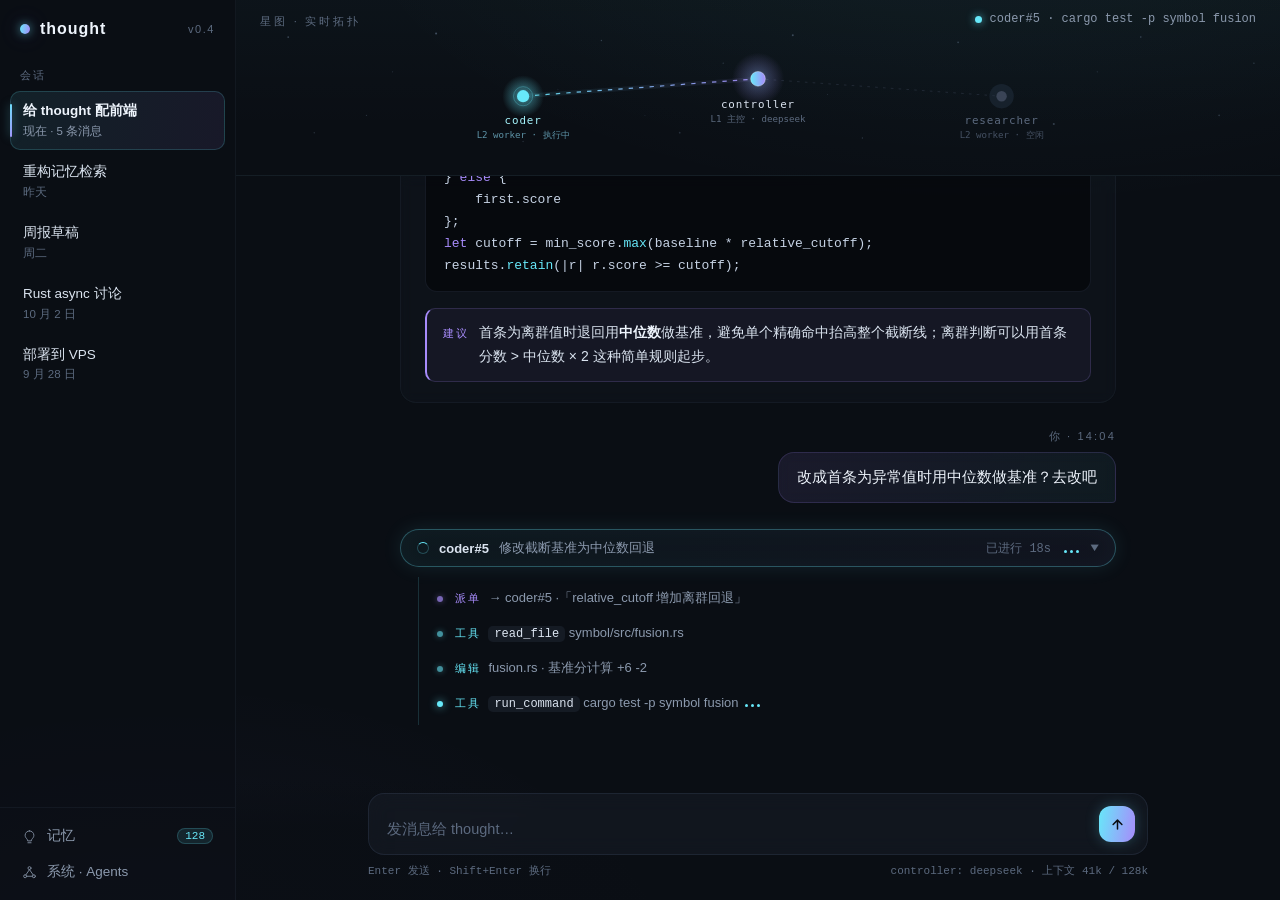
<file: design/concept-b.html>
<!DOCTYPE html>
<html lang="zh-CN">
<head>
<meta charset="UTF-8">
<meta name="viewport" content="width=device-width, initial-scale=1.0">
<title>thought · 给 thought 配前端</title>
<style>
  :root {
    --bg: #0a0e14;
    --bg-deep: #070a10;
    --panel: rgba(148, 178, 220, 0.045);
    --panel-strong: rgba(148, 178, 220, 0.08);
    --hairline: rgba(148, 178, 220, 0.10);
    --hairline-soft: rgba(148, 178, 220, 0.06);
    --text: #dbe4f0;
    --text-strong: #eef4fc;
    --text-dim: #8b99ad;
    --text-faint: #5c6a7f;
    --cyan: #67e8f9;
    --violet: #a78bfa;
    --grad: linear-gradient(100deg, #67e8f9, #a78bfa);
    --glow-cyan: 0 0 18px rgba(103, 232, 249, 0.22);
    --mono: ui-monospace, "SF Mono", "Cascadia Mono", Menlo, Consolas, "Liberation Mono", monospace;
    --sans: -apple-system, BlinkMacSystemFont, "PingFang SC", "Hiragino Sans GB", "Microsoft YaHei", "Noto Sans CJK SC", "Segoe UI", sans-serif;
  }
  * { margin: 0; padding: 0; box-sizing: border-box; }
  html, body { height: 100%; }
  body {
    background:
      radial-gradient(1100px 500px at 78% -10%, rgba(103, 232, 249, 0.05), transparent 60%),
      radial-gradient(900px 520px at 12% 110%, rgba(167, 139, 250, 0.05), transparent 60%),
      var(--bg);
    color: var(--text);
    font-family: var(--sans);
    font-size: 15px;
    overflow: hidden;
    -webkit-font-smoothing: antialiased;
  }
  ::selection { background: rgba(103, 232, 249, 0.22); }

  /* ============ 整体布局 ============ */
  .app { display: flex; height: 100vh; }

  /* ============ 左侧边栏 ============ */
  .sidebar {
    width: 236px; flex: none;
    display: flex; flex-direction: column;
    border-right: 1px solid var(--hairline-soft);
    background: rgba(10, 14, 20, 0.6);
  }
  .brand {
    display: flex; align-items: center; gap: 10px;
    padding: 20px 20px 16px;
  }
  .brand-dot {
    width: 10px; height: 10px; border-radius: 50%;
    background: var(--grad);
    box-shadow: 0 0 10px rgba(103, 232, 249, 0.55), 0 0 22px rgba(167, 139, 250, 0.3);
  }
  .brand-name {
    font-size: 16px; font-weight: 600; letter-spacing: 0.06em;
    color: var(--text-strong);
  }
  .brand-tag { font-size: 11px; color: var(--text-faint); letter-spacing: 0.14em; margin-left: auto; }

  .side-label {
    padding: 14px 20px 8px;
    font-size: 11px; letter-spacing: 0.22em; color: var(--text-faint);
  }
  .sessions { flex: 1; overflow-y: auto; padding: 0 10px; }
  .session {
    display: block; width: 100%; text-align: left;
    padding: 10px 12px; margin-bottom: 2px;
    border: 1px solid transparent; border-radius: 10px;
    background: transparent; cursor: pointer;
    font-family: var(--sans);
    transition: background 0.15s ease;
    position: relative;
  }
  .session:hover { background: var(--panel); }
  .session .s-title {
    font-size: 13.5px; color: var(--text); line-height: 1.4;
    white-space: nowrap; overflow: hidden; text-overflow: ellipsis;
  }
  .session .s-meta { font-size: 11.5px; color: var(--text-faint); margin-top: 3px; }
  .session.active {
    background: linear-gradient(100deg, rgba(103, 232, 249, 0.09), rgba(167, 139, 250, 0.09));
    border-color: rgba(103, 232, 249, 0.18);
  }
  .session.active::before {
    content: ""; position: absolute; left: -1px; top: 12px; bottom: 12px; width: 2px;
    border-radius: 2px; background: var(--grad);
    box-shadow: 0 0 8px rgba(103, 232, 249, 0.5);
  }
  .session.active .s-title { color: var(--text-strong); font-weight: 600; }
  .session.active .s-meta { color: var(--text-dim); }

  .side-foot { border-top: 1px solid var(--hairline-soft); padding: 10px; }
  .nav-item {
    display: flex; align-items: center; gap: 10px; width: 100%;
    padding: 9px 12px; border: none; border-radius: 10px;
    background: transparent; cursor: pointer; font-family: var(--sans);
    color: var(--text-dim); font-size: 13.5px;
    transition: background 0.15s ease, color 0.15s ease;
  }
  .nav-item:hover { background: var(--panel); color: var(--text); }
  .nav-item svg { flex: none; opacity: 0.85; }
  .nav-badge {
    margin-left: auto; font-size: 11px; font-family: var(--mono);
    color: var(--cyan); background: rgba(103, 232, 249, 0.1);
    border: 1px solid rgba(103, 232, 249, 0.2);
    padding: 1px 7px; border-radius: 99px;
  }

  /* ============ 主区 ============ */
  .main { flex: 1; display: flex; flex-direction: column; min-width: 0; }

  /* ---- 星图带 ---- */
  .starmap {
    flex: none; height: 176px; position: relative;
    border-bottom: 1px solid var(--hairline-soft);
    background: linear-gradient(180deg, rgba(103, 232, 249, 0.025), transparent 75%);
  }
  .starmap svg { display: block; width: 100%; height: 100%; }
  .starmap-title {
    position: absolute; top: 14px; left: 24px;
    font-size: 11px; letter-spacing: 0.26em; color: var(--text-faint);
  }
  .starmap-status {
    position: absolute; top: 12px; right: 24px;
    display: flex; align-items: center; gap: 8px;
    font-size: 12px; color: var(--text-dim); font-family: var(--mono);
  }
  .live-dot {
    width: 7px; height: 7px; border-radius: 50%;
    background: var(--cyan);
    box-shadow: 0 0 8px rgba(103, 232, 249, 0.8);
    animation: breathe 2s ease-in-out infinite;
  }
  @keyframes breathe {
    0%, 100% { opacity: 0.45; transform: scale(0.85); }
    50% { opacity: 1; transform: scale(1.15); }
  }

  /* 星图内动画 */
  .flow-line {
    stroke-dasharray: 5 7;
    animation: dashflow 1.6s linear infinite;
  }
  @keyframes dashflow { to { stroke-dashoffset: -24; } }
  .node-pulse { animation: nodepulse 2.4s ease-in-out infinite; transform-origin: center; transform-box: fill-box; }
  @keyframes nodepulse {
    0%, 100% { opacity: 0.25; transform: scale(1); }
    50% { opacity: 0.6; transform: scale(1.35); }
  }

  /* ---- 对话流 ---- */
  .chat-scroll { flex: 1; overflow-y: auto; }
  .chat-scroll::-webkit-scrollbar { width: 8px; }
  .chat-scroll::-webkit-scrollbar-thumb { background: rgba(148, 178, 220, 0.14); border-radius: 4px; }
  .chat-scroll::-webkit-scrollbar-thumb:hover { background: rgba(148, 178, 220, 0.24); }
  .chat-col { max-width: 780px; margin: 0 auto; padding: 32px 32px 28px; }

  .msg { margin-bottom: 26px; }

  /* 用户消息：右侧玻璃浮板 */
  .msg-user { display: flex; justify-content: flex-end; }
  .msg-user .bubble {
    max-width: 560px;
    background: linear-gradient(120deg, rgba(167, 139, 250, 0.1), rgba(103, 232, 249, 0.06));
    border: 1px solid rgba(167, 139, 250, 0.16);
    border-radius: 16px 16px 4px 16px;
    padding: 12px 18px;
    font-size: 14.5px; line-height: 1.75; color: var(--text-strong);
    backdrop-filter: blur(6px);
  }
  .msg-who {
    font-size: 11px; letter-spacing: 0.2em; color: var(--text-faint);
    margin-bottom: 8px;
  }
  .msg-user .msg-who { text-align: right; }

  /* 助手消息：极淡玻璃面板承载长文 */
  .msg-assistant .body {
    font-size: 15px; line-height: 1.85; color: var(--text);
    background: rgba(148, 178, 220, 0.028);
    border: 1px solid rgba(148, 178, 220, 0.055);
    border-radius: 4px 16px 16px 16px;
    padding: 20px 24px;
    backdrop-filter: blur(6px);
  }
  .msg-assistant .body p { margin-bottom: 12px; }
  .msg-assistant .body strong { color: var(--text-strong); font-weight: 600; }
  .msg-assistant .body code.inline {
    font-family: var(--mono); font-size: 13px;
    color: var(--cyan); background: rgba(103, 232, 249, 0.08);
    border: 1px solid rgba(103, 232, 249, 0.14);
    padding: 1px 6px; border-radius: 6px;
  }

  /* 代码块 */
  .codeblock {
    margin: 14px 0 16px;
    background: rgba(6, 9, 14, 0.85);
    border: 1px solid var(--hairline);
    border-radius: 12px;
    overflow: hidden;
  }
  .codeblock-head {
    display: flex; align-items: center; gap: 8px;
    padding: 8px 14px;
    border-bottom: 1px solid var(--hairline-soft);
    font-family: var(--mono); font-size: 11.5px; color: var(--text-faint);
  }
  .codeblock-head .lang { color: var(--violet); }
  .codeblock pre {
    padding: 14px 18px;
    font-family: var(--mono); font-size: 13px; line-height: 1.7;
    overflow-x: auto; color: #c6d3e4;
  }
  .codeblock pre::-webkit-scrollbar { height: 6px; }
  .codeblock pre::-webkit-scrollbar-thumb { background: rgba(148,178,220,0.14); border-radius: 3px; }
  .tk-kw { color: #a78bfa; }
  .tk-fn { color: #67e8f9; }
  .tk-cm { color: #5c6a7f; font-style: italic; }
  .tk-str { color: #9ecbff; }

  .suggestion {
    display: flex; gap: 10px; align-items: flex-start;
    margin-top: 14px; padding: 12px 16px;
    border: 1px solid rgba(167, 139, 250, 0.18);
    border-left: 2px solid var(--violet);
    border-radius: 10px;
    background: rgba(167, 139, 250, 0.05);
    font-size: 14px; line-height: 1.7; color: var(--text);
  }
  .suggestion .s-label {
    flex: none; font-size: 11px; letter-spacing: 0.18em;
    color: var(--violet); padding-top: 3px;
  }

  /* ============ agent 活动 pill（发光痕迹） ============ */
  .activity { margin: 4px 0 26px; }
  .act-pill {
    display: flex; align-items: center; gap: 10px;
    width: 100%; text-align: left;
    padding: 9px 16px;
    border-radius: 99px;
    border: 1px solid rgba(103, 232, 249, 0.16);
    background: linear-gradient(100deg, rgba(103, 232, 249, 0.05), rgba(167, 139, 250, 0.05));
    cursor: pointer; font-family: var(--sans);
    color: var(--text-dim); font-size: 13px;
    transition: border-color 0.2s ease, box-shadow 0.2s ease;
  }
  .act-pill:hover {
    border-color: rgba(103, 232, 249, 0.35);
    box-shadow: 0 0 16px rgba(103, 232, 249, 0.08);
  }
  .act-pill .a-ico { flex: none; display: flex; }
  .act-pill .a-name { color: var(--text); font-weight: 600; }
  .act-pill .a-task { color: var(--text-dim); }
  .act-pill .a-stats { margin-left: auto; font-family: var(--mono); font-size: 12px; color: var(--text-faint); white-space: nowrap; }
  .act-pill .a-check { color: #6ee7b7; font-family: var(--mono); font-size: 12px; }
  .act-pill .a-caret { flex: none; color: var(--text-faint); font-size: 10px; transition: transform 0.2s ease; }
  .activity.open .act-pill .a-caret { transform: rotate(90deg); }

  /* 展开的步骤细节 */
  .act-detail {
    display: none;
    margin: 10px 0 2px 18px;
    padding: 4px 0 4px 18px;
    border-left: 1px solid rgba(103, 232, 249, 0.16);
  }
  .activity.open .act-detail { display: block; }
  .step { display: flex; gap: 12px; padding: 7px 0; align-items: baseline; }
  .step .st-dot {
    flex: none; width: 6px; height: 6px; border-radius: 50%;
    background: rgba(103, 232, 249, 0.6);
    box-shadow: 0 0 6px rgba(103, 232, 249, 0.4);
    align-self: center;
  }
  .step .st-dot.violet { background: rgba(167, 139, 250, 0.7); box-shadow: 0 0 6px rgba(167, 139, 250, 0.45); }
  .step .st-body { font-size: 13px; line-height: 1.6; color: var(--text-dim); }
  .step .st-body .st-tag {
    display: inline-block; margin-right: 8px;
    font-size: 10.5px; letter-spacing: 0.16em;
    color: var(--cyan);
  }
  .step .st-body .st-tag.v { color: var(--violet); }
  .step .st-body code {
    font-family: var(--mono); font-size: 12px; color: var(--text);
    background: var(--panel-strong); padding: 1px 6px; border-radius: 5px;
  }
  .step .st-body .ok { color: #6ee7b7; font-size: 12px; }
  .step .st-body .hit { color: var(--violet); font-size: 12px; }

  /* 进行中的任务：呼吸轨迹 */
  .activity.live .act-pill {
    border-color: rgba(103, 232, 249, 0.3);
    box-shadow: 0 0 20px rgba(103, 232, 249, 0.1), inset 0 0 24px rgba(103, 232, 249, 0.03);
    animation: pillbreathe 2.6s ease-in-out infinite;
  }
  @keyframes pillbreathe {
    0%, 100% { box-shadow: 0 0 10px rgba(103, 232, 249, 0.06), inset 0 0 24px rgba(103, 232, 249, 0.02); }
    50% { box-shadow: 0 0 26px rgba(103, 232, 249, 0.16), inset 0 0 24px rgba(103, 232, 249, 0.05); }
  }
  .live-spinner {
    flex: none; width: 12px; height: 12px; border-radius: 50%;
    border: 1.5px solid rgba(103, 232, 249, 0.25);
    border-top-color: var(--cyan);
    animation: spin 0.9s linear infinite;
  }
  @keyframes spin { to { transform: rotate(360deg); } }
  .typing-dots i {
    display: inline-block; width: 3px; height: 3px; border-radius: 50%;
    background: var(--cyan); margin-left: 3px;
    animation: dotfade 1.2s ease-in-out infinite;
  }
  .typing-dots i:nth-child(2) { animation-delay: 0.2s; }
  .typing-dots i:nth-child(3) { animation-delay: 0.4s; }
  @keyframes dotfade { 0%, 100% { opacity: 0.2; } 50% { opacity: 1; } }
  .step .st-dot.live {
    background: var(--cyan); box-shadow: 0 0 8px rgba(103, 232, 249, 0.8);
    animation: breathe 1.6s ease-in-out infinite;
  }

  /* ============ 输入框 ============ */
  .composer {
    flex: none; padding: 14px 32px 22px;
    background: linear-gradient(180deg, transparent, rgba(10, 14, 20, 0.85) 40%);
  }
  .composer-inner {
    max-width: 780px; margin: 0 auto;
    display: flex; align-items: flex-end; gap: 10px;
    background: rgba(148, 178, 220, 0.05);
    border: 1px solid var(--hairline);
    border-radius: 16px;
    padding: 12px 12px 12px 18px;
    backdrop-filter: blur(10px);
    transition: border-color 0.2s ease, box-shadow 0.2s ease;
  }
  .composer-inner:focus-within {
    border-color: rgba(103, 232, 249, 0.35);
    box-shadow: 0 0 24px rgba(103, 232, 249, 0.08);
  }
  .composer-inner textarea {
    flex: 1; border: none; outline: none; resize: none;
    background: transparent; color: var(--text-strong);
    font-family: var(--sans); font-size: 14.5px; line-height: 1.6;
    height: 24px; max-height: 120px;
  }
  .composer-inner textarea::placeholder { color: var(--text-faint); }
  .send-btn {
    flex: none; width: 36px; height: 36px; border: none; border-radius: 12px;
    background: var(--grad); cursor: pointer;
    display: flex; align-items: center; justify-content: center;
    box-shadow: 0 0 14px rgba(103, 232, 249, 0.25);
    transition: box-shadow 0.2s ease, transform 0.15s ease;
  }
  .send-btn:hover { box-shadow: 0 0 22px rgba(103, 232, 249, 0.45); transform: translateY(-1px); }
  .composer-hint {
    max-width: 780px; margin: 8px auto 0;
    font-size: 11px; color: var(--text-faint);
    display: flex; justify-content: space-between;
    font-family: var(--mono);
  }

  /* ============ 右侧滑出面板（记忆 / agents） ============ */
  .overlay {
    position: fixed; inset: 0; z-index: 40;
    background: rgba(5, 8, 12, 0.5);
    backdrop-filter: blur(2px);
    opacity: 0; pointer-events: none;
    transition: opacity 0.25s ease;
  }
  .overlay.show { opacity: 1; pointer-events: auto; }
  .drawer {
    position: fixed; top: 0; right: 0; bottom: 0; z-index: 50;
    width: 340px;
    background: rgba(12, 17, 25, 0.92);
    border-left: 1px solid var(--hairline);
    backdrop-filter: blur(18px);
    transform: translateX(100%);
    transition: transform 0.3s cubic-bezier(0.32, 0.72, 0, 1);
    display: flex; flex-direction: column;
  }
  .drawer.show { transform: translateX(0); }
  .drawer-head {
    display: flex; align-items: center; justify-content: space-between;
    padding: 20px 22px 14px;
    border-bottom: 1px solid var(--hairline-soft);
  }
  .drawer-title { font-size: 12px; letter-spacing: 0.26em; color: var(--text-dim); }
  .drawer-close {
    border: none; background: transparent; cursor: pointer;
    color: var(--text-faint); font-size: 16px; line-height: 1;
    padding: 4px;
  }
  .drawer-close:hover { color: var(--text); }
  .drawer-body { flex: 1; overflow-y: auto; padding: 18px 22px; }

  .mem-card {
    border: 1px solid var(--hairline);
    border-radius: 12px;
    background: var(--panel);
    padding: 13px 15px;
    margin-bottom: 12px;
  }
  .mem-card .m-text { font-size: 13.5px; line-height: 1.65; color: var(--text); }
  .mem-card .m-text code {
    font-family: var(--mono); font-size: 12px; color: var(--cyan);
  }
  .mem-card .m-foot { display: flex; align-items: center; gap: 10px; margin-top: 10px; }
  .mem-card .m-kind { font-size: 10.5px; letter-spacing: 0.18em; color: var(--text-faint); }
  .mem-card .m-score { margin-left: auto; font-family: var(--mono); font-size: 11.5px; color: var(--text-dim); }
  .score-bar { flex: 1; max-width: 90px; height: 3px; border-radius: 2px; background: rgba(148, 178, 220, 0.12); overflow: hidden; }
  .score-bar i { display: block; height: 100%; border-radius: 2px; background: var(--grad); }

  .agent-card {
    border: 1px solid var(--hairline);
    border-radius: 12px;
    background: var(--panel);
    padding: 14px 16px;
    margin-bottom: 12px;
  }
  .agent-card .g-top { display: flex; align-items: center; gap: 10px; }
  .agent-card .g-dot { width: 8px; height: 8px; border-radius: 50%; }
  .agent-card .g-dot.c { background: var(--grad); box-shadow: 0 0 8px rgba(103, 232, 249, 0.5); }
  .agent-card .g-dot.w { background: var(--cyan); box-shadow: 0 0 8px rgba(103, 232, 249, 0.6); }
  .agent-card .g-dot.r { background: #3a4456; }
  .agent-card .g-name { font-size: 14px; font-weight: 600; color: var(--text-strong); font-family: var(--mono); }
  .agent-card .g-model { margin-left: auto; font-family: var(--mono); font-size: 11.5px; color: var(--violet); }
  .agent-card .g-desc { margin-top: 8px; font-size: 12.5px; line-height: 1.6; color: var(--text-dim); }
  .agent-card .g-state {
    margin-top: 10px; display: inline-flex; align-items: center; gap: 7px;
    font-size: 11.5px; font-family: var(--mono);
    padding: 3px 10px; border-radius: 99px;
  }
  .g-state.busy { color: var(--cyan); background: rgba(103, 232, 249, 0.08); border: 1px solid rgba(103, 232, 249, 0.2); }
  .g-state.idle { color: var(--text-faint); background: var(--panel); border: 1px solid var(--hairline-soft); }

  @media (max-width: 1100px) {
    .sidebar { width: 200px; }
    .chat-col, .composer-inner, .composer-hint { max-width: 640px; }
  }
</style>
</head>
<body>
<div class="app">

  <!-- ============ 侧边栏 ============ -->
  <aside class="sidebar">
    <div class="brand">
      <span class="brand-dot"></span>
      <span class="brand-name">thought</span>
      <span class="brand-tag">v0.4</span>
    </div>

    <div class="side-label">会话</div>
    <nav class="sessions">
      <button class="session active">
        <div class="s-title">给 thought 配前端</div>
        <div class="s-meta">现在 · 5 条消息</div>
      </button>
      <button class="session">
        <div class="s-title">重构记忆检索</div>
        <div class="s-meta">昨天</div>
      </button>
      <button class="session">
        <div class="s-title">周报草稿</div>
        <div class="s-meta">周二</div>
      </button>
      <button class="session">
        <div class="s-title">Rust async 讨论</div>
        <div class="s-meta">10 月 2 日</div>
      </button>
      <button class="session">
        <div class="s-title">部署到 VPS</div>
        <div class="s-meta">9 月 28 日</div>
      </button>
    </nav>

    <div class="side-foot">
      <button class="nav-item" id="btn-memory">
        <svg width="15" height="15" viewBox="0 0 24 24" fill="none" stroke="currentColor" stroke-width="1.6" stroke-linecap="round" stroke-linejoin="round">
          <path d="M12 3a7 7 0 0 1 7 7c0 2.4-1.2 4.2-2.6 5.6-.9.9-1.4 2.1-1.4 3.4H9c0-1.3-.5-2.5-1.4-3.4C6.2 14.2 5 12.4 5 10a7 7 0 0 1 7-7z"/>
          <path d="M9.5 22h5"/>
        </svg>
        记忆
        <span class="nav-badge">128</span>
      </button>
      <button class="nav-item" id="btn-agents">
        <svg width="15" height="15" viewBox="0 0 24 24" fill="none" stroke="currentColor" stroke-width="1.6" stroke-linecap="round" stroke-linejoin="round">
          <circle cx="12" cy="5" r="2.4"/>
          <circle cx="5" cy="18" r="2.4"/>
          <circle cx="19" cy="18" r="2.4"/>
          <path d="M12 7.4 6 16M12 7.4 18 16M7.4 18h9.2"/>
        </svg>
        系统 · Agents
      </button>
    </div>
  </aside>

  <!-- ============ 主区 ============ -->
  <section class="main">

    <!-- 星图带 -->
    <div class="starmap">
      <div class="starmap-title">星图 · 实时拓扑</div>
      <div class="starmap-status"><span class="live-dot"></span>coder#5 · cargo test -p symbol fusion</div>
      <svg viewBox="0 0 1200 176" preserveAspectRatio="xMidYMid meet" aria-hidden="true">
        <defs>
          <linearGradient id="lineGrad" x1="0" y1="0" x2="1" y2="0">
            <stop offset="0" stop-color="#67e8f9"/>
            <stop offset="1" stop-color="#a78bfa"/>
          </linearGradient>
          <radialGradient id="glowCyan">
            <stop offset="0" stop-color="#67e8f9" stop-opacity="0.55"/>
            <stop offset="1" stop-color="#67e8f9" stop-opacity="0"/>
          </radialGradient>
          <radialGradient id="glowMix">
            <stop offset="0" stop-color="#8fb8f8" stop-opacity="0.4"/>
            <stop offset="1" stop-color="#a78bfa" stop-opacity="0"/>
          </radialGradient>
        </defs>

        <!-- 背景星点 -->
        <g fill="#8fa8c8">
          <circle cx="60" cy="30" r="1" opacity="0.35"/><circle cx="150" cy="120" r="0.8" opacity="0.25"/>
          <circle cx="230" cy="26" r="1.2" opacity="0.4"/><circle cx="330" cy="150" r="0.9" opacity="0.2"/>
          <circle cx="420" cy="34" r="0.8" opacity="0.3"/><circle cx="510" cy="140" r="1" opacity="0.22"/>
          <circle cx="640" cy="28" r="1.1" opacity="0.35"/><circle cx="720" cy="146" r="0.8" opacity="0.25"/>
          <circle cx="830" cy="36" r="1" opacity="0.3"/><circle cx="940" cy="130" r="1.2" opacity="0.3"/>
          <circle cx="1040" cy="30" r="0.9" opacity="0.35"/><circle cx="1130" cy="120" r="1" opacity="0.25"/>
          <circle cx="180" cy="70" r="0.7" opacity="0.2"/><circle cx="560" cy="60" r="0.7" opacity="0.28"/>
          <circle cx="990" cy="70" r="0.7" opacity="0.22"/><circle cx="370" cy="90" r="0.6" opacity="0.18"/>
          <circle cx="680" cy="96" r="0.6" opacity="0.2"/><circle cx="90" cy="140" r="0.9" opacity="0.2"/>
          <circle cx="1170" cy="60" r="0.8" opacity="0.3"/><circle cx="470" cy="120" r="0.6" opacity="0.16"/>
        </g>

        <!-- 连线：controller → coder（点亮，流动） -->
        <line x1="600" y1="78" x2="330" y2="98" stroke="url(#lineGrad)" stroke-width="1.4" opacity="0.9" class="flow-line"/>
        <line x1="600" y1="78" x2="330" y2="98" stroke="url(#lineGrad)" stroke-width="5" opacity="0.08"/>
        <!-- 连线：controller → researcher（暗淡） -->
        <line x1="600" y1="78" x2="880" y2="98" stroke="#3a4456" stroke-width="1" opacity="0.5" stroke-dasharray="3 6"/>

        <!-- controller 节点 -->
        <circle cx="600" cy="78" r="30" fill="url(#glowMix)"/>
        <circle cx="600" cy="78" r="8.5" fill="url(#lineGrad)"/>
        <circle cx="600" cy="78" r="8.5" fill="none" stroke="#eaf6ff" stroke-opacity="0.5" stroke-width="0.8"/>
        <text x="600" y="112" text-anchor="middle" fill="#dbe4f0" font-size="12.5" font-family="ui-monospace, Menlo, monospace" letter-spacing="1">controller</text>
        <text x="600" y="128" text-anchor="middle" fill="#5c6a7f" font-size="10.5" font-family="ui-monospace, Menlo, monospace">L1 主控 · deepseek</text>

        <!-- coder 节点（活跃，脉动） -->
        <circle cx="330" cy="98" r="24" fill="url(#glowCyan)" class="node-pulse"/>
        <circle cx="330" cy="98" r="7" fill="#67e8f9"/>
        <circle cx="330" cy="98" r="11" fill="none" stroke="#67e8f9" stroke-opacity="0.4" stroke-width="0.8"/>
        <text x="330" y="130" text-anchor="middle" fill="#a5f3fc" font-size="12.5" font-family="ui-monospace, Menlo, monospace" letter-spacing="1">coder</text>
        <text x="330" y="146" text-anchor="middle" fill="#5e94a8" font-size="10.5" font-family="ui-monospace, Menlo, monospace">L2 worker · 执行中</text>

        <!-- researcher 节点（暗淡） -->
        <circle cx="880" cy="98" r="14" fill="#22303f" opacity="0.5"/>
        <circle cx="880" cy="98" r="6" fill="#3a4456"/>
        <text x="880" y="130" text-anchor="middle" fill="#5c6a7f" font-size="12.5" font-family="ui-monospace, Menlo, monospace" letter-spacing="1">researcher</text>
        <text x="880" y="146" text-anchor="middle" fill="#455163" font-size="10.5" font-family="ui-monospace, Menlo, monospace">L2 worker · 空闲</text>
      </svg>
    </div>

    <!-- 对话流 -->
    <div class="chat-scroll">
      <div class="chat-col">

        <!-- 1. 用户消息 -->
        <div class="msg msg-user">
          <div>
            <div class="msg-who">你 · 14:02</div>
            <div class="bubble">帮我看一下 symbol 里的三路融合检索，融合后的截断逻辑是不是有问题？感觉相关的结果被砍掉了</div>
          </div>
        </div>

        <!-- 2. 已完成的 agent 活动（pill，可展开） -->
        <div class="activity" id="act-done">
          <button class="act-pill" onclick="toggleAct('act-done')">
            <span class="a-ico">
              <svg width="13" height="13" viewBox="0 0 24 24" fill="none" stroke="#67e8f9" stroke-width="1.8" stroke-linecap="round">
                <circle cx="12" cy="12" r="8" stroke-opacity="0.5"/><circle cx="12" cy="12" r="2.5" fill="#67e8f9" stroke="none"/>
              </svg>
            </span>
            <span class="a-name">coder</span>
            <span class="a-task">分析检索融合与截断逻辑</span>
            <span class="a-stats">47s · 3 次工具调用 · 4,213 tok</span>
            <span class="a-check">✓ 完成</span>
            <span class="a-caret">▶</span>
          </button>
          <div class="act-detail">
            <div class="step">
              <span class="st-dot violet"></span>
              <div class="st-body"><span class="st-tag v">思考</span>用户在问截断逻辑，需要看 symbol 的融合代码</div>
            </div>
            <div class="step">
              <span class="st-dot violet"></span>
              <div class="st-body"><span class="st-tag v">派单</span>→ coder ·「分析检索融合与截断逻辑」</div>
            </div>
            <div class="step">
              <span class="st-dot"></span>
              <div class="st-body"><span class="st-tag">工具</span><code>read_file</code> symbol/src/fusion.rs</div>
            </div>
            <div class="step">
              <span class="st-dot"></span>
              <div class="st-body"><span class="st-tag">记忆</span>检索 “融合截断 relative_cutoff” <span class="hit">命中 2 条</span></div>
            </div>
            <div class="step">
              <span class="st-dot"></span>
              <div class="st-body"><span class="st-tag">工具</span><code>run_command</code> cargo test -p symbol fusion <span class="ok">✓ 通过</span></div>
            </div>
            <div class="step">
              <span class="st-dot violet"></span>
              <div class="st-body"><span class="st-tag v">子 agent</span>sub1 参与了分数分布统计</div>
            </div>
          </div>
        </div>

        <!-- 3. 助手回复（主角） -->
        <div class="msg msg-assistant">
          <div class="msg-who">THOUGHT · 14:03</div>
          <div class="body">
            <p><strong>确实有问题。</strong><code class="inline">fusion.rs</code> 里截断阈值是 <code class="inline">max(min_score, 首条 × relative_cutoff)</code>：当首条分数异常高时（比如精确命中了标题），<code class="inline">relative_cutoff</code> 会把语义相近但分数不到一半的结果全部砍掉。</p>
            <p>改动很小，只在计算基准分时做一次离群判断：</p>
            <div class="codeblock">
              <div class="codeblock-head"><span class="lang">rust</span><span>symbol/src/fusion.rs</span></div>
              <pre><span class="tk-kw">let</span> baseline = <span class="tk-kw">if</span> <span class="tk-fn">is_outlier</span>(first.score, &amp;scores) {
    <span class="tk-fn">median</span>(&amp;scores)          <span class="tk-cm">// 首条离群时退回中位数</span>
} <span class="tk-kw">else</span> {
    first.score
};
<span class="tk-kw">let</span> cutoff = min_score.<span class="tk-fn">max</span>(baseline * relative_cutoff);
results.<span class="tk-fn">retain</span>(|r| r.score &gt;= cutoff);</pre>
            </div>
            <div class="suggestion">
              <span class="s-label">建议</span>
              <span>首条为离群值时退回用<strong>中位数</strong>做基准，避免单个精确命中抬高整个截断线；离群判断可以用首条分数 &gt; 中位数 × 2 这种简单规则起步。</span>
            </div>
          </div>
        </div>

        <!-- 4. 用户追问 -->
        <div class="msg msg-user">
          <div>
            <div class="msg-who">你 · 14:04</div>
            <div class="bubble">改成首条为异常值时用中位数做基准？去改吧</div>
          </div>
        </div>

        <!-- 5. 进行中的任务 -->
        <div class="activity live open" id="act-live">
          <button class="act-pill" onclick="toggleAct('act-live')">
            <span class="live-spinner"></span>
            <span class="a-name">coder#5</span>
            <span class="a-task">修改截断基准为中位数回退</span>
            <span class="a-stats">已进行 18s</span>
            <span class="typing-dots"><i></i><i></i><i></i></span>
            <span class="a-caret">▶</span>
          </button>
          <div class="act-detail">
            <div class="step">
              <span class="st-dot violet"></span>
              <div class="st-body"><span class="st-tag v">派单</span>→ coder#5 ·「relative_cutoff 增加离群回退」</div>
            </div>
            <div class="step">
              <span class="st-dot"></span>
              <div class="st-body"><span class="st-tag">工具</span><code>read_file</code> symbol/src/fusion.rs</div>
            </div>
            <div class="step">
              <span class="st-dot"></span>
              <div class="st-body"><span class="st-tag">编辑</span>fusion.rs · 基准分计算 +6 -2</div>
            </div>
            <div class="step">
              <span class="st-dot live"></span>
              <div class="st-body"><span class="st-tag">工具</span><code>run_command</code> cargo test -p symbol fusion <span class="typing-dots"><i></i><i></i><i></i></span></div>
            </div>
          </div>
        </div>

      </div>
    </div>

    <!-- 输入框 -->
    <div class="composer">
      <div class="composer-inner">
        <textarea placeholder="发消息给 thought…" rows="1"></textarea>
        <button class="send-btn" aria-label="发送">
          <svg width="15" height="15" viewBox="0 0 24 24" fill="none" stroke="#0a0e14" stroke-width="2.4" stroke-linecap="round" stroke-linejoin="round">
            <path d="M12 19V5M5 12l7-7 7 7"/>
          </svg>
        </button>
      </div>
      <div class="composer-hint">
        <span>Enter 发送 · Shift+Enter 换行</span>
        <span>controller: deepseek · 上下文 41k / 128k</span>
      </div>
    </div>
  </section>
</div>

<!-- ============ 遮罩 + 抽屉 ============ -->
<div class="overlay" id="overlay" onclick="closeDrawers()"></div>

<!-- 记忆抽屉 -->
<aside class="drawer" id="drawer-memory">
  <div class="drawer-head">
    <span class="drawer-title">记忆 · 128 条</span>
    <button class="drawer-close" onclick="closeDrawers()">✕</button>
  </div>
  <div class="drawer-body">
    <div class="mem-card">
      <div class="m-text">用户偏好：解释要引用文件行号</div>
      <div class="m-foot">
        <span class="m-kind">偏好</span>
        <span class="score-bar"><i style="width:83%"></i></span>
        <span class="m-score">0.83</span>
      </div>
    </div>
    <div class="mem-card">
      <div class="m-text"><code>fusion.rs</code> 的 <code>relative_cutoff = 0.5</code></div>
      <div class="m-foot">
        <span class="m-kind">代码事实</span>
        <span class="score-bar"><i style="width:76%"></i></span>
        <span class="m-score">0.76</span>
      </div>
    </div>
    <div class="mem-card">
      <div class="m-text">检索融合三路：semantic / sparse / graph</div>
      <div class="m-foot">
        <span class="m-kind">架构</span>
        <span class="score-bar"><i style="width:71%"></i></span>
        <span class="m-score">0.71</span>
      </div>
    </div>
  </div>
</aside>

<!-- Agents 抽屉 -->
<aside class="drawer" id="drawer-agents">
  <div class="drawer-head">
    <span class="drawer-title">系统 · AGENTS</span>
    <button class="drawer-close" onclick="closeDrawers()">✕</button>
  </div>
  <div class="drawer-body">
    <div class="agent-card">
      <div class="g-top">
        <span class="g-dot c"></span>
        <span class="g-name">controller</span>
        <span class="g-model">deepseek</span>
      </div>
      <div class="g-desc">L1 主控。接收消息、拆解意图、向 worker 派单，汇总结果后回复用户。</div>
      <span class="g-state idle">待命</span>
    </div>
    <div class="agent-card">
      <div class="g-top">
        <span class="g-dot w"></span>
        <span class="g-name">coder</span>
        <span class="g-model">deepseek</span>
      </div>
      <div class="g-desc">L2 worker。读写代码、运行命令，可派生 L3 子 agent 分担子任务。</div>
      <span class="g-state busy"><span class="live-dot" style="width:5px;height:5px"></span>coder#5 执行中</span>
    </div>
    <div class="agent-card">
      <div class="g-top">
        <span class="g-dot r"></span>
        <span class="g-name">researcher</span>
        <span class="g-model">deepseek-flash</span>
      </div>
      <div class="g-desc">L2 worker。检索与资料整理，轻量快速，不持有写权限。</div>
      <span class="g-state idle">空闲</span>
    </div>
  </div>
</aside>

<script>
  function toggleAct(id) {
    document.getElementById(id).classList.toggle('open');
  }
  function openDrawer(id) {
    closeDrawers();
    document.getElementById('overlay').classList.add('show');
    document.getElementById(id).classList.add('show');
  }
  function closeDrawers() {
    document.getElementById('overlay').classList.remove('show');
    document.querySelectorAll('.drawer').forEach(d => d.classList.remove('show'));
  }
  document.getElementById('btn-memory').addEventListener('click', () => openDrawer('drawer-memory'));
  document.getElementById('btn-agents').addEventListener('click', () => openDrawer('drawer-agents'));
  document.addEventListener('keydown', e => { if (e.key === 'Escape') closeDrawers(); });
  // 静态稿默认停在最新消息（真实应用行为）
  const sc = document.querySelector('.chat-scroll');
  sc.scrollTop = sc.scrollHeight;
</script>
</body>
</html>
</file>
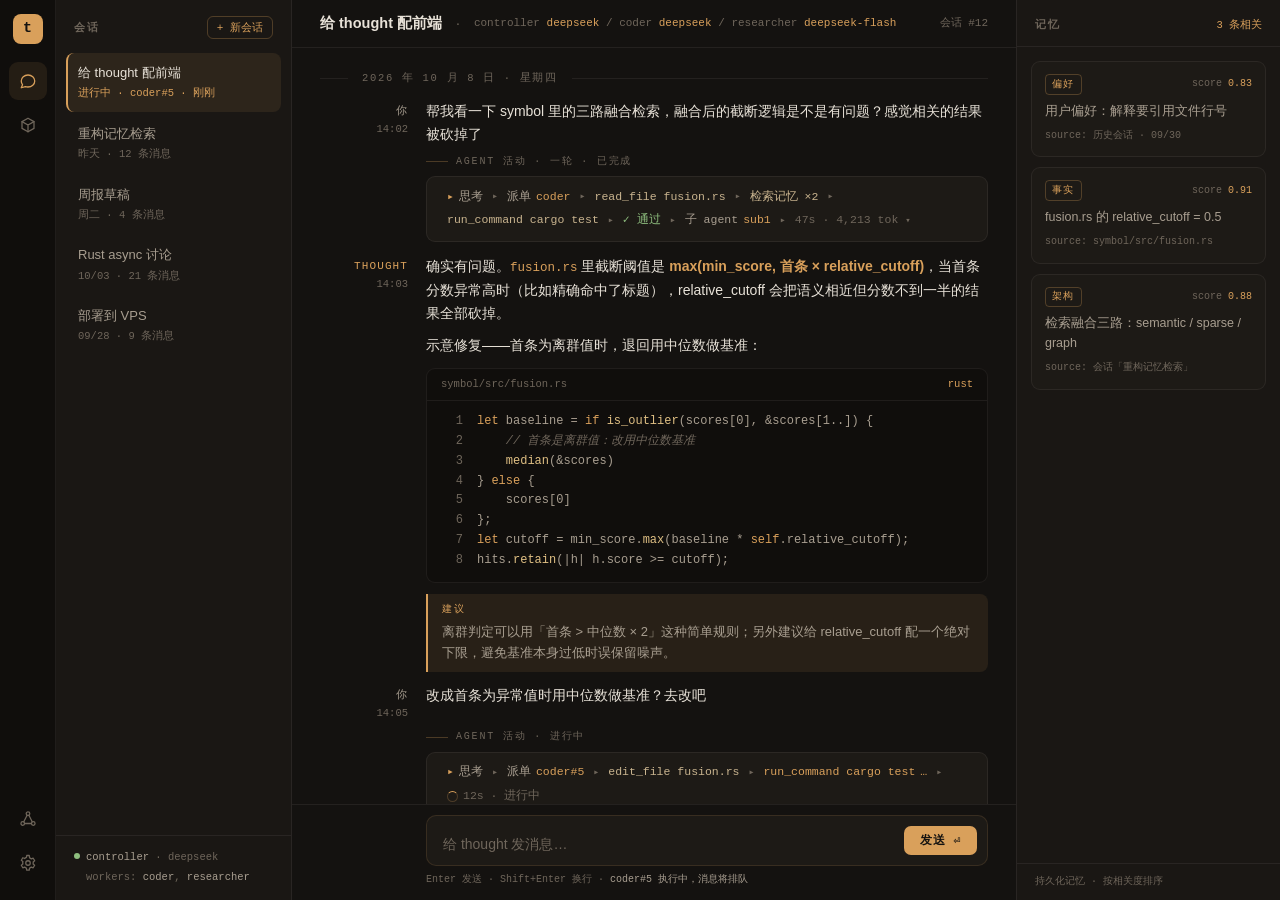
<file: design/concept-c.html>
<!DOCTYPE html>
<html lang="zh-CN">
<head>
<meta charset="UTF-8">
<title>thought — 给 thought 配前端</title>
<style>
  :root{
    --bg:#141210;
    --bg-raise:#1a1714;
    --bg-panel:#1d1a16;
    --bg-inset:#100e0c;
    --line:rgba(217,160,91,.14);
    --line-soft:rgba(232,226,216,.07);
    --text:#e8e2d8;
    --text-dim:#a89e90;
    --text-faint:#6f665b;
    --amber:#d9a05b;
    --amber-soft:rgba(217,160,91,.10);
    --amber-line:rgba(217,160,91,.28);
    --ok:#8fbf7f;
    --mono:"SF Mono","Cascadia Code","JetBrains Mono",Menlo,Consolas,"Liberation Mono",monospace;
    --sans:-apple-system,"Helvetica Neue","Segoe UI","PingFang SC","Hiragino Sans GB","Microsoft YaHei",sans-serif;
  }
  *{margin:0;padding:0;box-sizing:border-box}
  html,body{height:100%}
  body{
    background:var(--bg);
    color:var(--text);
    font-family:var(--sans);
    font-size:14px;
    line-height:1.65;
    overflow:hidden;
    -webkit-font-smoothing:antialiased;
  }
  .app{display:flex;height:100vh}

  /* ── 图标栏 ─────────────────────────── */
  .rail{
    width:56px;flex:none;
    background:var(--bg-inset);
    border-right:1px solid var(--line-soft);
    display:flex;flex-direction:column;align-items:center;
    padding:14px 0 12px;
  }
  .rail .mark{
    width:30px;height:30px;border-radius:8px;
    background:var(--amber);color:#141210;
    font-family:var(--mono);font-weight:700;font-size:15px;
    display:flex;align-items:center;justify-content:center;
    margin-bottom:18px;
  }
  .rail-btn{
    width:38px;height:38px;border-radius:9px;border:none;background:transparent;
    color:var(--text-faint);cursor:pointer;
    display:flex;align-items:center;justify-content:center;
    margin-bottom:6px;position:relative;
    transition:color .15s,background .15s;
  }
  .rail-btn svg{width:18px;height:18px}
  .rail-btn:hover{color:var(--text-dim);background:rgba(232,226,216,.05)}
  .rail-btn.active{color:var(--amber);background:var(--amber-soft)}
  .rail .spacer{flex:1}

  /* ── 会话列 ─────────────────────────── */
  .sessions{
    width:236px;flex:none;
    background:var(--bg-raise);
    border-right:1px solid var(--line-soft);
    display:flex;flex-direction:column;
  }
  .sessions-head{
    padding:16px 18px 12px;
    display:flex;align-items:baseline;justify-content:space-between;
  }
  .sessions-head h1{
    font-family:var(--mono);font-size:11px;font-weight:600;
    letter-spacing:.18em;color:var(--text-faint);text-transform:uppercase;
  }
  .new-btn{
    border:1px solid var(--amber-line);background:transparent;color:var(--amber);
    font-family:var(--mono);font-size:11px;padding:3px 9px;border-radius:6px;cursor:pointer;
  }
  .new-btn:hover{background:var(--amber-soft)}
  .session-list{flex:1;overflow-y:auto;padding:2px 10px 10px}
  .session{
    padding:9px 10px;border-radius:8px;cursor:pointer;
    border-left:2px solid transparent;margin-bottom:2px;
  }
  .session:hover{background:rgba(232,226,216,.04)}
  .session .t{font-size:13px;color:var(--text-dim);white-space:nowrap;overflow:hidden;text-overflow:ellipsis}
  .session .m{font-family:var(--mono);font-size:10.5px;color:var(--text-faint);margin-top:2px}
  .session.current{
    background:var(--amber-soft);border-left-color:var(--amber);
  }
  .session.current .t{color:var(--text)}
  .session.current .m{color:var(--amber)}
  .sessions-foot{
    border-top:1px solid var(--line-soft);
    padding:12px 18px;
    font-family:var(--mono);font-size:10.5px;color:var(--text-faint);line-height:1.9;
  }
  .sessions-foot b{color:var(--text-dim);font-weight:500}
  .dot-ok{display:inline-block;width:6px;height:6px;border-radius:50%;background:var(--ok);margin-right:6px;vertical-align:1px}

  /* ── 主区 ─────────────────────────── */
  .main{flex:1;display:flex;flex-direction:column;min-width:0}
  .thread-head{
    flex:none;height:48px;
    display:flex;align-items:center;gap:14px;
    padding:0 28px;
    border-bottom:1px solid var(--line-soft);
    background:var(--bg);
  }
  .thread-head .title{font-size:14.5px;font-weight:600}
  .thread-head .sep{color:var(--text-faint)}
  .thread-head .meta{font-family:var(--mono);font-size:11px;color:var(--text-faint)}
  .thread-head .meta em{font-style:normal;color:var(--amber)}
  .thread-head .right{margin-left:auto;font-family:var(--mono);font-size:11px;color:var(--text-faint)}

  .thread{flex:1;overflow-y:auto;padding:8px 0 24px}

  .date-sep{
    display:flex;align-items:center;gap:14px;
    padding:14px 28px 3px;
    font-family:var(--mono);font-size:10.5px;letter-spacing:.16em;
    color:var(--text-faint);text-transform:uppercase;
  }
  .date-sep::before,.date-sep::after{content:"";height:1px;background:var(--line-soft)}
  .date-sep::before{width:28px}
  .date-sep::after{flex:1}

  /* journal 条目 */
  .entry{padding:10px 28px 2px;display:flex;gap:18px}
  .entry .gutter{
    flex:none;width:88px;padding-top:2px;text-align:right;
    font-family:var(--mono);font-size:10.5px;color:var(--text-faint);line-height:1.7;
  }
  .entry .gutter .who{display:block;font-size:11px;letter-spacing:.1em;text-transform:uppercase}
  .entry .gutter .who.user{color:var(--text-dim)}
  .entry .gutter .who.bot{color:var(--amber)}
  .entry .body{flex:1;min-width:0;max-width:860px}
  .entry.user-e .body .text{color:var(--text)}
  .entry .text{font-size:14px}

  /* agent 活动 chip 流 */
  .activity{padding:5px 28px 3px 134px}
  .act-label{
    font-family:var(--mono);font-size:10px;letter-spacing:.18em;
    color:var(--text-faint);text-transform:uppercase;
    margin-bottom:6px;display:flex;align-items:center;gap:8px;
  }
  .act-label .rule{width:22px;height:1px;background:var(--amber-line)}
  .chips{
    display:flex;flex-wrap:wrap;align-items:center;gap:0;
    cursor:pointer;max-width:860px;
    border:1px solid var(--line-soft);border-radius:9px;
    background:var(--bg-panel);
    padding:8px 12px;
  }
  .chips:hover{border-color:var(--line)}
  .chip{
    display:inline-flex;align-items:center;gap:5px;
    font-family:var(--mono);font-size:11.5px;
    color:var(--text-dim);
    padding:2.5px 8px;border-radius:5px;
    white-space:nowrap;
  }
  .chip:hover{background:rgba(232,226,216,.06);color:var(--text)}
  .chip .k{color:var(--amber)}
  .chip.tool{color:#c9b48f}
  .chip.ok{color:var(--ok)}
  .chip.sum{color:var(--text-faint)}
  .chip .caret{color:var(--text-faint);font-size:9px;margin-left:2px}
  .chip-sep{color:var(--text-faint);font-family:var(--mono);font-size:10px;margin:0 1px;user-select:none}

  .act-detail{
    max-width:860px;display:none;
    border:1px solid var(--line-soft);border-top:none;
    border-radius:0 0 9px 9px;
    background:var(--bg-inset);
    margin-top:-9px;padding:20px 18px 14px;
  }
  .activity.open .act-detail{display:block}
  .act-detail .task{
    border-left:2px solid var(--amber-line);
    padding:2px 0 2px 14px;margin-bottom:14px;
  }
  .act-detail .task:last-child{margin-bottom:0}
  .act-detail .tt{font-size:13px;color:var(--text);font-weight:600}
  .act-detail .tm{
    font-family:var(--mono);font-size:10.5px;color:var(--text-faint);margin:3px 0 8px;
  }
  .act-detail .tm em{font-style:normal;color:var(--amber)}
  .act-detail ul{list-style:none}
  .act-detail li{
    font-family:var(--mono);font-size:11.5px;color:var(--text-dim);
    padding:2.5px 0;display:flex;gap:8px;align-items:baseline;
  }
  .act-detail li .n{color:var(--text-faint);flex:none;width:14px;text-align:right}
  .act-detail li .st{margin-left:auto;color:var(--text-faint);font-size:10.5px;flex:none}
  .act-detail li .st.ok{color:var(--ok)}

  /* 助手回复 */
  .reply p{margin-bottom:9px;max-width:720px}
  .reply strong{color:var(--amber);font-weight:600}
  .codeblock{
    margin:11px 0;max-width:720px;
    border:1px solid var(--line-soft);border-radius:9px;overflow:hidden;
    background:var(--bg-inset);
  }
  .codeblock .cb-head{
    display:flex;align-items:center;justify-content:space-between;
    padding:7px 14px;border-bottom:1px solid var(--line-soft);
    font-family:var(--mono);font-size:10.5px;color:var(--text-faint);
  }
  .codeblock .cb-head .lang{color:var(--amber)}
  .codeblock pre{
    padding:11px 16px;overflow-x:auto;
    font-family:var(--mono);font-size:12px;line-height:1.65;color:var(--text-dim);
  }
  .codeblock .ln{color:var(--text-faint);user-select:none;display:inline-block;width:20px;margin-right:14px;text-align:right}
  .codeblock .kw{color:var(--amber)}
  .codeblock .cm{color:var(--text-faint);font-style:italic}
  .codeblock .fn{color:#e0c084}
  .suggest{
    margin-top:11px;max-width:720px;
    border-left:2px solid var(--amber);
    background:var(--amber-soft);
    border-radius:0 8px 8px 0;
    padding:8px 14px;font-size:13px;color:var(--text-dim);
  }
  .suggest .tag{
    font-family:var(--mono);font-size:10px;letter-spacing:.16em;color:var(--amber);
    text-transform:uppercase;display:block;margin-bottom:3px;
  }

  /* spinner */
  .spinner{
    width:11px;height:11px;flex:none;
    border:1.5px solid rgba(217,160,91,.25);
    border-top-color:var(--amber);
    border-radius:50%;
    animation:spin 1s linear infinite;
  }
  @keyframes spin{to{transform:rotate(360deg)}}
  .chip.running{color:var(--amber)}
  .pulse{animation:pulse 1.6s ease-in-out infinite}
  @keyframes pulse{0%,100%{opacity:1}50%{opacity:.35}}

  /* 输入框 */
  .composer{
    flex:none;border-top:1px solid var(--line-soft);
    padding:10px 28px 12px;background:var(--bg);
  }
  .composer-inner{
    max-width:860px;margin-left:106px;
    display:flex;align-items:flex-end;gap:10px;
    border:1px solid var(--line);border-radius:10px;
    background:var(--bg-panel);padding:10px 10px 10px 16px;
  }
  .composer-inner:focus-within{border-color:var(--amber-line);box-shadow:0 0 0 3px rgba(217,160,91,.07)}
  .composer textarea{
    flex:1;background:transparent;border:none;outline:none;resize:none;
    color:var(--text);font-family:var(--sans);font-size:14px;line-height:1.6;
    height:22px;
  }
  .composer textarea::placeholder{color:var(--text-faint)}
  .send-btn{
    flex:none;border:none;background:var(--amber);color:#141210;
    font-family:var(--mono);font-size:11.5px;font-weight:700;
    padding:7px 16px;border-radius:7px;cursor:pointer;letter-spacing:.06em;
  }
  .send-btn:hover{background:#e5b274}
  .composer-hint{
    max-width:860px;margin:6px 0 0 106px;
    font-family:var(--mono);font-size:10px;color:var(--text-faint);
  }
  .composer-hint em{font-style:normal;color:var(--text-dim)}

  /* ── 记忆面板 ─────────────────────────── */
  .memory{
    width:264px;flex:none;
    background:var(--bg-raise);
    border-left:1px solid var(--line-soft);
    display:flex;flex-direction:column;
  }
  .memory-head{
    padding:16px 18px 12px;
    display:flex;align-items:baseline;justify-content:space-between;
    border-bottom:1px solid var(--line-soft);
  }
  .memory-head h2{
    font-family:var(--mono);font-size:11px;font-weight:600;
    letter-spacing:.18em;color:var(--text-faint);text-transform:uppercase;
  }
  .memory-head .cnt{font-family:var(--mono);font-size:10.5px;color:var(--amber)}
  .memory-body{flex:1;overflow-y:auto;padding:14px 14px;display:flex;flex-direction:column;gap:10px}
  .mem-card{
    border:1px solid var(--line-soft);border-radius:9px;
    background:var(--bg-panel);padding:12px 13px;cursor:pointer;
    transition:border-color .15s;
  }
  .mem-card:hover{border-color:var(--amber-line)}
  .mem-card .top{display:flex;align-items:center;justify-content:space-between;margin-bottom:6px}
  .mem-card .kind{
    font-family:var(--mono);font-size:9.5px;letter-spacing:.14em;text-transform:uppercase;
    color:var(--amber);border:1px solid var(--amber-line);border-radius:4px;padding:1.5px 6px;
  }
  .mem-card .score{font-family:var(--mono);font-size:10px;color:var(--text-faint)}
  .mem-card .score em{font-style:normal;color:var(--amber)}
  .mem-card .txt{font-size:12.5px;line-height:1.6;color:var(--text-dim)}
  .mem-card .src{font-family:var(--mono);font-size:10px;color:var(--text-faint);margin-top:7px}
  .memory-foot{
    border-top:1px solid var(--line-soft);padding:10px 18px;
    font-family:var(--mono);font-size:10px;color:var(--text-faint);
  }

  ::-webkit-scrollbar{width:8px;height:8px}
  ::-webkit-scrollbar-thumb{background:rgba(232,226,216,.12);border-radius:4px}
  ::-webkit-scrollbar-track{background:transparent}
</style>
</head>
<body>
<div class="app">

  <!-- 图标栏 -->
  <nav class="rail">
    <div class="mark">t</div>
    <button class="rail-btn active" title="会话">
      <svg viewBox="0 0 24 24" fill="none" stroke="currentColor" stroke-width="1.7" stroke-linecap="round" stroke-linejoin="round"><path d="M21 12c0 4.4-4 8-9 8-1.2 0-2.4-.2-3.4-.6L3 21l1.7-4.1C3.6 15.5 3 13.8 3 12c0-4.4 4-8 9-8s9 3.6 9 8z"/></svg>
    </button>
    <button class="rail-btn" title="记忆" id="memToggle">
      <svg viewBox="0 0 24 24" fill="none" stroke="currentColor" stroke-width="1.7" stroke-linecap="round" stroke-linejoin="round"><path d="M12 3l8 4.5v9L12 21l-8-4.5v-9L12 3z"/><path d="M12 12l8-4.5M12 12v9M12 12L4 7.5"/></svg>
    </button>
    <div class="spacer"></div>
    <button class="rail-btn" title="Agents">
      <svg viewBox="0 0 24 24" fill="none" stroke="currentColor" stroke-width="1.7" stroke-linecap="round" stroke-linejoin="round"><circle cx="12" cy="5" r="2.4"/><circle cx="5" cy="18" r="2.4"/><circle cx="19" cy="18" r="2.4"/><path d="M10.8 7l-4.4 8.7M13.2 7l4.4 8.7M7.4 18h9.2"/></svg>
    </button>
    <button class="rail-btn" title="设置">
      <svg viewBox="0 0 24 24" fill="none" stroke="currentColor" stroke-width="1.7" stroke-linecap="round" stroke-linejoin="round"><circle cx="12" cy="12" r="3"/><path d="M19 12a7 7 0 0 0-.14-1.4l2.1-1.6-2-3.4-2.4 1a7 7 0 0 0-2.4-1.4L13.7 2h-3.4l-.42 2.6a7 7 0 0 0-2.4 1.4l-2.4-1-2 3.4 2.1 1.6A7 7 0 0 0 5 12c0 .48.05.94.14 1.4l-2.1 1.6 2 3.4 2.4-1a7 7 0 0 0 2.4 1.4l.42 2.6h3.4l.42-2.6a7 7 0 0 0 2.4-1.4l2.4 1 2-3.4-2.1-1.6c.09-.46.14-.92.14-1.4z"/></svg>
    </button>
  </nav>

  <!-- 会话列 -->
  <aside class="sessions">
    <div class="sessions-head">
      <h1>会话</h1>
      <button class="new-btn">+ 新会话</button>
    </div>
    <div class="session-list">
      <div class="session current">
        <div class="t">给 thought 配前端</div>
        <div class="m">进行中 · coder#5 · 刚刚</div>
      </div>
      <div class="session">
        <div class="t">重构记忆检索</div>
        <div class="m">昨天 · 12 条消息</div>
      </div>
      <div class="session">
        <div class="t">周报草稿</div>
        <div class="m">周二 · 4 条消息</div>
      </div>
      <div class="session">
        <div class="t">Rust async 讨论</div>
        <div class="m">10/03 · 21 条消息</div>
      </div>
      <div class="session">
        <div class="t">部署到 VPS</div>
        <div class="m">09/28 · 9 条消息</div>
      </div>
    </div>
    <div class="sessions-foot">
      <span class="dot-ok"></span><b>controller</b> · deepseek<br>
      <span style="display:inline-block;width:12px"></span>workers: <b>coder</b>, <b>researcher</b>
    </div>
  </aside>

  <!-- 主区 -->
  <main class="main">
    <header class="thread-head">
      <span class="title">给 thought 配前端</span>
      <span class="sep">·</span>
      <span class="meta">controller <em>deepseek</em> / coder <em>deepseek</em> / researcher <em>deepseek-flash</em></span>
      <span class="right">会话 #12</span>
    </header>

    <div class="thread">
      <div class="date-sep">2026 年 10 月 8 日 · 星期四</div>

      <!-- 用户 1 -->
      <div class="entry user-e">
        <div class="gutter"><span class="who user">你</span>14:02</div>
        <div class="body">
          <div class="text">帮我看一下 symbol 里的三路融合检索，融合后的截断逻辑是不是有问题？感觉相关的结果被砍掉了</div>
        </div>
      </div>

      <!-- 已完成的 agent 活动 -->
      <div class="activity" id="act1">
        <div class="act-label"><span class="rule"></span>Agent 活动 · 一轮 · 已完成</div>
        <div class="chips" onclick="toggleAct('act1')">
          <span class="chip"><span class="k">▸</span> 思考</span><span class="chip-sep">▸</span>
          <span class="chip">派单 <span class="k">coder</span></span><span class="chip-sep">▸</span>
          <span class="chip tool">read_file fusion.rs</span><span class="chip-sep">▸</span>
          <span class="chip tool">检索记忆 ×2</span><span class="chip-sep">▸</span>
          <span class="chip tool">run_command cargo test</span><span class="chip-sep">▸</span>
          <span class="chip ok">✓ 通过</span><span class="chip-sep">▸</span>
          <span class="chip">子 agent <span class="k">sub1</span></span><span class="chip-sep">▸</span>
          <span class="chip sum">47s · 4,213 tok <span class="caret">▾</span></span>
        </div>
        <div class="act-detail">
          <div class="task">
            <div class="tt">主控思考</div>
            <div class="tm">controller · deepseek · <em>3s</em></div>
            <ul>
              <li><span class="n">1</span>用户在问融合后的截断逻辑，怀疑相关结果被误砍<span class="st">意图确认</span></li>
              <li><span class="n">2</span>需要查看 symbol 的融合代码 → 派单 coder<span class="st">路由</span></li>
            </ul>
          </div>
          <div class="task">
            <div class="tt">分析检索融合与截断逻辑</div>
            <div class="tm">coder · deepseek · <em>47s</em> · 4,213 tokens · 已完成</div>
            <ul>
              <li><span class="n">1</span>read_file symbol/src/fusion.rs<span class="st ok">ok</span></li>
              <li><span class="n">2</span>检索记忆「融合截断 relative_cutoff」<span class="st ok">命中 2 条</span></li>
              <li><span class="n">3</span>run_command cargo test -p symbol fusion<span class="st ok">通过</span></li>
              <li><span class="n">4</span>子 agent sub1 核对 relative_cutoff 的历史变更<span class="st">参与</span></li>
            </ul>
          </div>
        </div>
      </div>

      <!-- 助手回复（主角） -->
      <div class="entry">
        <div class="gutter"><span class="who bot">thought</span>14:03</div>
        <div class="body reply">
          <p>确实有问题。<code style="font-family:var(--mono);font-size:12.5px;color:var(--amber)">fusion.rs</code> 里截断阈值是 <strong>max(min_score, 首条 × relative_cutoff)</strong>，当首条分数异常高时（比如精确命中了标题），relative_cutoff 会把语义相近但分数不到一半的结果全部砍掉。</p>
          <p>示意修复——首条为离群值时，退回用中位数做基准：</p>
          <div class="codeblock">
            <div class="cb-head"><span>symbol/src/fusion.rs</span><span class="lang">rust</span></div>
            <pre><span class="ln">1</span><span class="kw">let</span> baseline = <span class="kw">if</span> <span class="fn">is_outlier</span>(scores[0], &scores[1..]) {
<span class="ln">2</span>    <span class="cm">// 首条是离群值：改用中位数基准</span>
<span class="ln">3</span>    <span class="fn">median</span>(&scores)
<span class="ln">4</span>} <span class="kw">else</span> {
<span class="ln">5</span>    scores[0]
<span class="ln">6</span>};
<span class="ln">7</span><span class="kw">let</span> cutoff = min_score.<span class="fn">max</span>(baseline * <span class="kw">self</span>.relative_cutoff);
<span class="ln">8</span>hits.<span class="fn">retain</span>(|h| h.score >= cutoff);</pre>
          </div>
          <div class="suggest">
            <span class="tag">建议</span>
            离群判定可以用「首条 > 中位数 × 2」这种简单规则；另外建议给 relative_cutoff 配一个绝对下限，避免基准本身过低时误保留噪声。
          </div>
        </div>
      </div>

      <!-- 用户 2 -->
      <div class="entry user-e">
        <div class="gutter"><span class="who user">你</span>14:05</div>
        <div class="body">
          <div class="text">改成首条为异常值时用中位数做基准？去改吧</div>
        </div>
      </div>

      <!-- 进行中的 agent 活动 -->
      <div class="activity">
        <div class="act-label"><span class="rule"></span>Agent 活动 · 进行中</div>
        <div class="chips">
          <span class="chip"><span class="k">▸</span> 思考</span><span class="chip-sep">▸</span>
          <span class="chip">派单 <span class="k">coder#5</span></span><span class="chip-sep">▸</span>
          <span class="chip tool">edit_file fusion.rs</span><span class="chip-sep">▸</span>
          <span class="chip tool running">run_command cargo test <span class="pulse">…</span></span><span class="chip-sep">▸</span>
          <span class="chip sum"><span class="spinner"></span> 12s · 进行中</span>
        </div>
      </div>
    </div>

    <!-- 输入框 -->
    <div class="composer">
      <div class="composer-inner">
        <textarea placeholder="给 thought 发消息…"></textarea>
        <button class="send-btn">发送 ⏎</button>
      </div>
      <div class="composer-hint">Enter 发送 · Shift+Enter 换行 · <em>coder#5 执行中，消息将排队</em></div>
    </div>
  </main>

  <!-- 记忆面板 -->
  <aside class="memory" id="memPanel">
    <div class="memory-head">
      <h2>记忆</h2>
      <span class="cnt">3 条相关</span>
    </div>
    <div class="memory-body">
      <div class="mem-card">
        <div class="top"><span class="kind">偏好</span><span class="score">score <em>0.83</em></span></div>
        <div class="txt">用户偏好：解释要引用文件行号</div>
        <div class="src">source: 历史会话 · 09/30</div>
      </div>
      <div class="mem-card">
        <div class="top"><span class="kind">事实</span><span class="score">score <em>0.91</em></span></div>
        <div class="txt">fusion.rs 的 relative_cutoff = 0.5</div>
        <div class="src">source: symbol/src/fusion.rs</div>
      </div>
      <div class="mem-card">
        <div class="top"><span class="kind">架构</span><span class="score">score <em>0.88</em></span></div>
        <div class="txt">检索融合三路：semantic / sparse / graph</div>
        <div class="src">source: 会话「重构记忆检索」</div>
      </div>
    </div>
    <div class="memory-foot">持久化记忆 · 按相关度排序</div>
  </aside>

</div>

<script>
  function toggleAct(id){
    document.getElementById(id).classList.toggle('open');
  }
  // 已完成的活动默认折叠（打开状态仅为演示时加 .open）
  document.getElementById('memToggle').addEventListener('click', function(){
    var p = document.getElementById('memPanel');
    p.style.display = (p.style.display === 'none') ? 'flex' : 'none';
  });
</script>
</body>
</html>
</file>
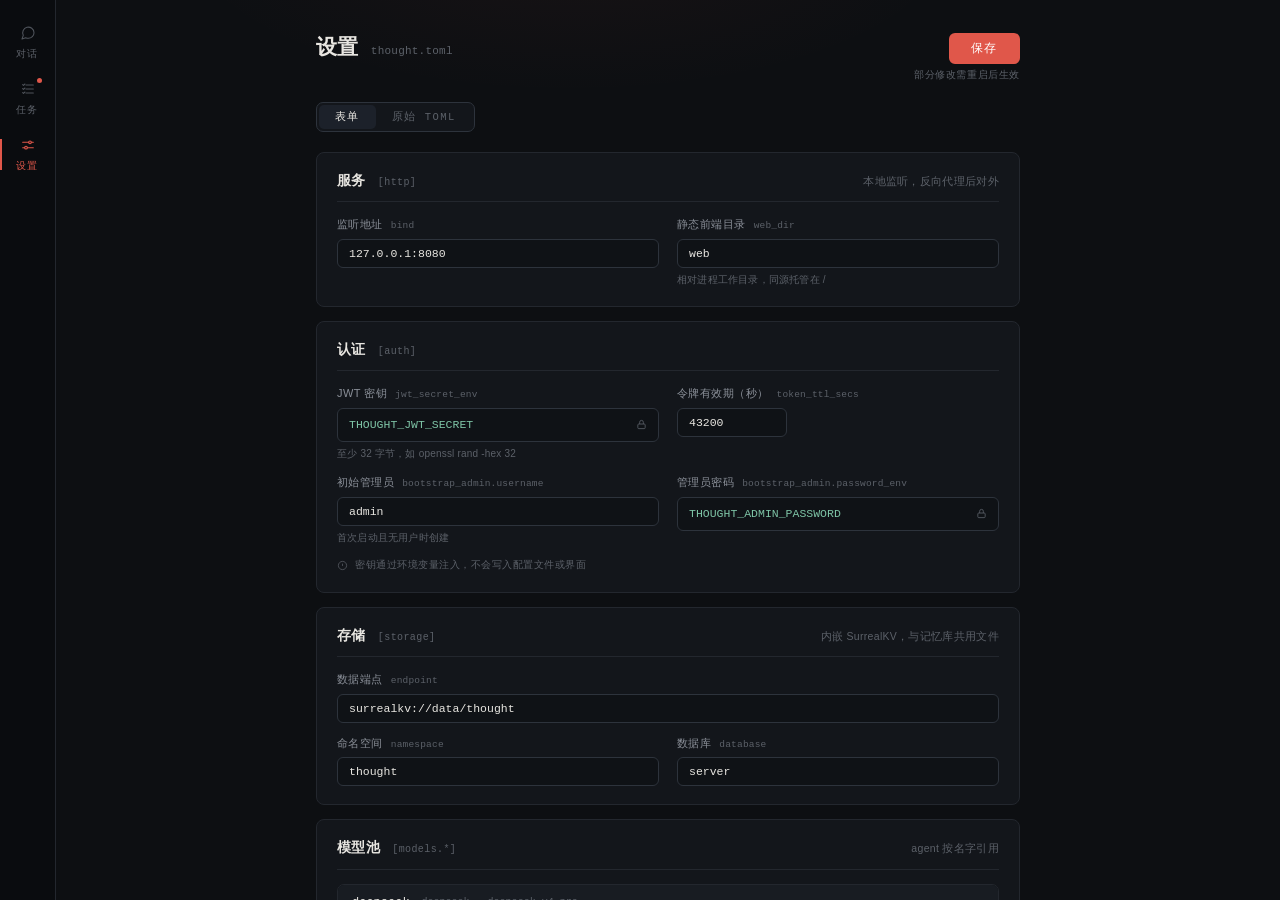
<file: design/settings.html>
<!DOCTYPE html>
<html lang="zh-CN">
<head>
<meta charset="UTF-8">
<meta name="viewport" content="width=device-width, initial-scale=1.0">
<title>thought · 设置</title>
<style>
  :root {
    --bg: #0d0f12;
    --rail: #0a0c0f;
    --panel: #13161b;
    --panel-2: #181c22;
    --panel-3: #1c212a;
    --input: #0f1216;
    --line: #23272e;
    --line-2: #2d333c;
    --text: #e8e6e1;
    --sub: #8a8f98;
    --faint: #5c6169;
    --accent: #e0574a;
    --accent-soft: rgba(224, 87, 74, 0.12);
    --accent-line: rgba(224, 87, 74, 0.45);
    --green: #58b08c;
    --green-soft: rgba(88, 176, 140, 0.10);
    --green-text: #7ec4a6;
    --sans: -apple-system, "Inter", "Segoe UI", "PingFang SC", "Microsoft YaHei", sans-serif;
    --mono: "SF Mono", Menlo, Consolas, "Courier New", monospace;
  }

  * { margin: 0; padding: 0; box-sizing: border-box; }

  html, body {
    height: 100%;
    background: var(--bg);
    color: var(--text);
    font-family: var(--sans);
    font-size: 13.5px;
    line-height: 1.6;
    overflow: hidden;
  }

  /* ---------- 布局骨架：rail + 内容 ---------- */
  .app {
    display: grid;
    grid-template-columns: 56px 1fr;
    height: 100vh;
  }

  /* ---------- 56px 深色导航 rail（与任务页一致） ---------- */
  .rail {
    background: var(--rail);
    border-right: 1px solid var(--line);
    display: flex;
    flex-direction: column;
    padding-top: 14px;
    position: relative;
    z-index: 2;
  }
  .rail-item {
    position: relative;
    display: flex;
    flex-direction: column;
    align-items: center;
    gap: 5px;
    padding: 11px 0 9px;
    color: var(--faint);
    cursor: pointer;
    font-size: 9.5px;
    letter-spacing: 0.16em;
  }
  .rail-item svg { opacity: 0.85; }
  .rail-item:hover { color: var(--sub); }
  .rail-item.active { color: var(--accent); }
  .rail-item.active svg { opacity: 1; }
  .rail-item.active::before {
    content: "";
    position: absolute;
    left: 0; top: 22%; bottom: 22%;
    width: 2px;
    background: var(--accent);
  }
  .rail-item .ping {
    position: absolute;
    top: 8px; right: 13px;
    width: 5px; height: 5px;
    border-radius: 50%;
    background: var(--accent);
    animation: breathe 2.2s ease-in-out infinite;
  }
  @keyframes breathe {
    0%, 100% { opacity: 1; box-shadow: 0 0 0 0 rgba(224, 87, 74, 0.4); }
    50% { opacity: 0.5; box-shadow: 0 0 0 5px rgba(224, 87, 74, 0); }
  }

  /* ---------- 内容区 ---------- */
  main {
    overflow: hidden;
    display: flex;
    flex-direction: column;
    position: relative;
  }
  /* 顶部极淡径向微光 */
  main::before {
    content: "";
    position: absolute;
    top: 0; left: 0; right: 0;
    height: 340px;
    background: radial-gradient(560px 220px at 42% -60px, rgba(224, 87, 74, 0.05), transparent 70%);
    pointer-events: none;
    z-index: 0;
  }
  .scroll {
    flex: 1;
    overflow-y: auto;
    padding: 30px 0 80px;
    position: relative;
    z-index: 1;
  }
  .column { max-width: 760px; margin: 0 auto; padding: 0 28px; }

  /* 页头 */
  .page-head {
    display: flex;
    align-items: flex-end;
    justify-content: space-between;
    margin-bottom: 4px;
  }
  .page-title {
    font-size: 21px;
    font-weight: 600;
    letter-spacing: 0.02em;
  }
  .page-title .path {
    font-family: var(--mono);
    font-size: 11px;
    font-weight: 400;
    color: var(--faint);
    margin-left: 12px;
    letter-spacing: 0.02em;
  }
  .save-btn {
    background: var(--accent);
    color: #fff;
    border: none;
    border-radius: 6px;
    font-family: var(--sans);
    font-size: 12px;
    letter-spacing: 0.14em;
    padding: 7px 22px;
    cursor: pointer;
    transition: filter 0.15s ease;
  }
  .save-btn:hover { filter: brightness(1.1); }
  .head-note {
    font-family: var(--mono);
    font-size: 10px;
    color: var(--faint);
    letter-spacing: 0.06em;
    text-align: right;
    margin-bottom: 18px;
  }

  /* 表单 / 原始 TOML 切换 */
  .view-tabs {
    display: inline-flex;
    border: 1px solid var(--line-2);
    border-radius: 7px;
    padding: 2px;
    background: var(--panel);
    margin-bottom: 20px;
  }
  .view-tab {
    border: none;
    background: transparent;
    font-family: var(--mono);
    font-size: 10.5px;
    letter-spacing: 0.14em;
    color: var(--faint);
    padding: 5px 16px;
    border-radius: 5px;
    cursor: pointer;
  }
  .view-tab.active {
    background: var(--panel-3);
    color: var(--text);
  }

  /* ---------- 分区卡片 ---------- */
  .card {
    background: var(--panel);
    border: 1px solid var(--line);
    border-radius: 8px;
    padding: 16px 20px 18px;
    margin-bottom: 14px;
  }
  .card-head {
    display: flex;
    align-items: baseline;
    gap: 12px;
    padding-bottom: 10px;
    margin-bottom: 14px;
    border-bottom: 1px solid var(--line);
  }
  .card-title {
    font-size: 14px;
    font-weight: 600;
    letter-spacing: 0.03em;
  }
  .card-tag {
    font-family: var(--mono);
    font-size: 10px;
    color: var(--faint);
    letter-spacing: 0.04em;
  }
  .card-head .right {
    margin-left: auto;
    font-size: 10.5px;
    color: var(--faint);
    letter-spacing: 0.03em;
  }

  /* ---------- 表单控件 ---------- */
  .fields {
    display: grid;
    grid-template-columns: 1fr 1fr;
    gap: 12px 18px;
  }
  .fields .span2 { grid-column: span 2; }
  .field label {
    display: flex;
    flex-wrap: wrap;
    align-items: baseline;
    column-gap: 8px;
    font-size: 11px;
    color: var(--sub);
    letter-spacing: 0.04em;
    margin-bottom: 5px;
  }
  .field label .key {
    font-family: var(--mono);
    font-size: 9.5px;
    color: var(--faint);
    letter-spacing: 0.02em;
  }
  .field input[type="text"],
  .field input[type="number"],
  .field textarea,
  .field select {
    width: 100%;
    border: 1px solid var(--line-2);
    border-radius: 6px;
    background: var(--input);
    font-family: var(--mono);
    font-size: 11.5px;
    color: var(--text);
    padding: 7px 11px;
    outline: none;
    transition: border-color 0.15s ease, box-shadow 0.15s ease;
  }
  .field textarea {
    font-family: var(--sans);
    font-size: 12px;
    line-height: 1.6;
    color: var(--sub);
    resize: none;
  }
  .field input:focus,
  .field textarea:focus,
  .field select:focus {
    border-color: var(--accent);
    box-shadow: 0 0 0 3px var(--accent-soft);
  }
  .field input.num { width: 110px; }
  .field .hint {
    font-size: 10px;
    color: var(--faint);
    margin-top: 4px;
    letter-spacing: 0.02em;
  }

  /* 环境变量值：密钥一律只显示变量名 */
  .env-input {
    display: flex;
    align-items: center;
    border: 1px solid var(--line-2);
    border-radius: 6px;
    background: var(--input);
    padding: 7px 11px;
    gap: 8px;
  }
  .env-input .env-name {
    font-family: var(--mono);
    font-size: 11.5px;
    color: var(--green-text);
    flex: 1;
  }
  .env-input .lock {
    flex: none;
    color: var(--faint);
    display: flex;
    align-items: center;
  }
  .env-note {
    display: flex;
    align-items: center;
    gap: 7px;
    font-family: var(--mono);
    font-size: 10px;
    color: var(--faint);
    letter-spacing: 0.05em;
    margin-top: 12px;
  }

  /* 开关 */
  .switch-row {
    display: flex;
    align-items: center;
    gap: 10px;
    padding: 2px 0;
  }
  .switch-row .sw-label {
    font-size: 11.5px;
    color: var(--sub);
  }
  .switch-row .sw-key {
    font-family: var(--mono);
    font-size: 9.5px;
    color: var(--faint);
  }
  .switch {
    width: 32px; height: 18px;
    border-radius: 9px;
    background: var(--line-2);
    position: relative;
    cursor: pointer;
    flex: none;
    transition: background 0.2s ease;
  }
  .switch::after {
    content: "";
    position: absolute;
    top: 2.5px; left: 3px;
    width: 13px; height: 13px;
    border-radius: 50%;
    background: var(--sub);
    transition: transform 0.2s ease, background 0.2s ease;
  }
  .switch.on { background: var(--accent); }
  .switch.on::after { transform: translateX(13px); background: #fff; }

  /* ---------- 模型池 / worker 卡片 ---------- */
  .model {
    border: 1px solid var(--line);
    border-radius: 7px;
    margin-bottom: 8px;
    overflow: hidden;
    background: var(--input);
  }
  .model-head {
    display: flex;
    align-items: center;
    gap: 12px;
    padding: 9px 14px;
    cursor: pointer;
    min-height: 38px;
  }
  .model-head:hover { background: var(--panel-2); }
  .model.open .model-head { background: var(--panel-2); border-bottom: 1px solid var(--line); }
  .model-name {
    font-family: var(--mono);
    font-size: 12px;
    font-weight: 500;
    color: var(--text);
  }
  .model-meta {
    font-family: var(--mono);
    font-size: 10px;
    color: var(--faint);
  }
  .badge {
    font-family: var(--mono);
    font-size: 9px;
    color: var(--accent);
    background: var(--accent-soft);
    border: 1px solid var(--accent-line);
    border-radius: 4px;
    padding: 1.5px 7px;
    letter-spacing: 0.05em;
  }
  .model-head .chev {
    margin-left: auto;
    font-size: 9px;
    color: var(--faint);
    transition: transform 0.25s ease;
  }
  .model.open .model-head .chev { transform: rotate(90deg); }
  .model-body {
    display: none;
    padding: 14px 14px 15px;
  }
  .model.open .model-body { display: block; }

  .add-model {
    display: block;
    width: 100%;
    border: 1px dashed var(--line-2);
    border-radius: 7px;
    background: transparent;
    color: var(--faint);
    font-family: var(--mono);
    font-size: 10.5px;
    letter-spacing: 0.16em;
    padding: 10px 0;
    cursor: pointer;
    margin-top: 4px;
    transition: all 0.15s ease;
  }
  .add-model:hover { border-color: var(--accent-line); color: var(--accent); background: var(--accent-soft); }

  /* ---------- Agent workers ---------- */
  .tools-count {
    font-family: var(--mono);
    font-size: 10px;
    color: var(--faint);
  }
  .tool-chips { display: flex; flex-wrap: wrap; gap: 6px; margin-top: 2px; }
  .tchip {
    font-family: var(--mono);
    font-size: 10px;
    color: var(--sub);
    background: var(--panel-3);
    border: 1px solid var(--line-2);
    border-radius: 5px;
    padding: 2px 9px;
  }
  .spawn-state {
    display: flex;
    align-items: center;
    gap: 7px;
    margin-left: auto;
    font-family: var(--mono);
    font-size: 9.5px;
    color: var(--faint);
    letter-spacing: 0.08em;
  }
  .spawn-state .mini-dot {
    width: 5px; height: 5px;
    border-radius: 50%;
    background: var(--line-2);
  }
  .spawn-state.yes { color: var(--sub); }
  .spawn-state.yes .mini-dot { background: var(--accent); }
  .model-head .spawn-state + .chev { margin-left: 0; }

  /* limits 三栏（底对齐，防标签行数不同导致输入错位） */
  .limits {
    display: grid;
    grid-template-columns: repeat(3, 1fr);
    gap: 12px 18px;
    align-items: end;
  }
  .limits .field { display: flex; flex-direction: column; }
  .limits .field label { flex: 1; align-items: flex-start; }

  /* ---------- 原始 TOML 视图 ---------- */
  .toml-view { display: none; }
  .toml-pre {
    background: var(--input);
    border: 1px solid var(--line);
    border-radius: 8px;
    padding: 18px 22px;
    font-family: var(--mono);
    font-size: 11.5px;
    line-height: 1.7;
    color: #b7bcc4;
    white-space: pre;
    overflow-x: auto;
  }
  .toml-pre .cm { color: var(--faint); font-style: italic; }
  .toml-pre .sec { color: var(--accent); }
  .toml-pre .k { color: var(--green-text); }

  ::selection { background: rgba(224, 87, 74, 0.25); }
  .scroll::-webkit-scrollbar { width: 5px; }
  .scroll::-webkit-scrollbar-thumb { background: var(--line-2); border-radius: 3px; }
</style>
</head>
<body>
<div class="app">

  <!-- 统一导航 rail（与任务页一致） -->
  <nav class="rail">
    <a class="rail-item" href="concept-a.html" style="text-decoration:none;">
      <svg width="16" height="16" viewBox="0 0 24 24" fill="none" stroke="currentColor" stroke-width="1.6" stroke-linecap="round" stroke-linejoin="round">
        <path d="M21 11.5a8.5 8.5 0 0 1-8.5 8.5c-1.4 0-2.8-.3-4-.9L3 21l1.9-5.5a8.5 8.5 0 1 1 16.1-4z"/>
      </svg>
      对话
    </a>
    <a class="rail-item" href="tasks.html" style="text-decoration:none;">
      <span class="ping"></span>
      <svg width="16" height="16" viewBox="0 0 24 24" fill="none" stroke="currentColor" stroke-width="1.6" stroke-linecap="round" stroke-linejoin="round">
        <path d="M9 6h11M9 12h11M9 18h11"/>
        <path d="M4 5.5l1.2 1.2L7.5 4.5M4 11.5l1.2 1.2 2.3-2.2M4 17.5l1.2 1.2 2.3-2.2"/>
      </svg>
      任务
    </a>
    <a class="rail-item active" href="settings.html" style="text-decoration:none;">
      <svg width="16" height="16" viewBox="0 0 24 24" fill="none" stroke="currentColor" stroke-width="1.6" stroke-linecap="round" stroke-linejoin="round">
        <path d="M4 8h9M17 8h3M4 16h3M11 16h9"/>
        <circle cx="15" cy="8" r="2"/>
        <circle cx="9" cy="16" r="2"/>
      </svg>
      设置
    </a>
  </nav>

  <!-- 内容区 -->
  <main>
    <div class="scroll">
      <div class="column">

        <div class="page-head">
          <div class="page-title">设置<span class="path">thought.toml</span></div>
          <button class="save-btn">保存</button>
        </div>
        <div class="head-note">部分修改需重启后生效</div>

        <div class="view-tabs">
          <button class="view-tab active" id="tab-form" onclick="switchView('form')">表单</button>
          <button class="view-tab" id="tab-toml" onclick="switchView('toml')">原始 TOML</button>
        </div>

        <div id="form-view">

          <!-- 服务 -->
          <section class="card">
            <div class="card-head">
              <span class="card-title">服务</span>
              <span class="card-tag">[http]</span>
              <span class="right">本地监听，反向代理后对外</span>
            </div>
            <div class="fields">
              <div class="field">
                <label>监听地址<span class="key">bind</span></label>
                <input type="text" value="127.0.0.1:8080">
              </div>
              <div class="field">
                <label>静态前端目录<span class="key">web_dir</span></label>
                <input type="text" value="web">
                <div class="hint">相对进程工作目录，同源托管在 /</div>
              </div>
            </div>
          </section>

          <!-- 认证 -->
          <section class="card">
            <div class="card-head">
              <span class="card-title">认证</span>
              <span class="card-tag">[auth]</span>
            </div>
            <div class="fields">
              <div class="field">
                <label>JWT 密钥<span class="key">jwt_secret_env</span></label>
                <div class="env-input">
                  <span class="env-name">THOUGHT_JWT_SECRET</span>
                  <span class="lock">
                    <svg width="11" height="11" viewBox="0 0 24 24" fill="none" stroke="currentColor" stroke-width="1.8">
                      <rect x="4" y="11" width="16" height="10" rx="2"/>
                      <path d="M8 11V7a4 4 0 0 1 8 0v4"/>
                    </svg>
                  </span>
                </div>
                <div class="hint">至少 32 字节，如 openssl rand -hex 32</div>
              </div>
              <div class="field">
                <label>令牌有效期（秒）<span class="key">token_ttl_secs</span></label>
                <input type="number" class="num" value="43200">
              </div>
              <div class="field">
                <label>初始管理员<span class="key">bootstrap_admin.username</span></label>
                <input type="text" value="admin">
                <div class="hint">首次启动且无用户时创建</div>
              </div>
              <div class="field">
                <label>管理员密码<span class="key">bootstrap_admin.password_env</span></label>
                <div class="env-input">
                  <span class="env-name">THOUGHT_ADMIN_PASSWORD</span>
                  <span class="lock">
                    <svg width="11" height="11" viewBox="0 0 24 24" fill="none" stroke="currentColor" stroke-width="1.8">
                      <rect x="4" y="11" width="16" height="10" rx="2"/>
                      <path d="M8 11V7a4 4 0 0 1 8 0v4"/>
                    </svg>
                  </span>
                </div>
              </div>
            </div>
            <div class="env-note">
              <svg width="11" height="11" viewBox="0 0 24 24" fill="none" stroke="currentColor" stroke-width="1.6">
                <circle cx="12" cy="12" r="9"/>
                <path d="M12 8v5M12 16h.01"/>
              </svg>
              密钥通过环境变量注入，不会写入配置文件或界面
            </div>
          </section>

          <!-- 存储 -->
          <section class="card">
            <div class="card-head">
              <span class="card-title">存储</span>
              <span class="card-tag">[storage]</span>
              <span class="right">内嵌 SurrealKV，与记忆库共用文件</span>
            </div>
            <div class="fields">
              <div class="field span2">
                <label>数据端点<span class="key">endpoint</span></label>
                <input type="text" value="surrealkv://data/thought">
              </div>
              <div class="field">
                <label>命名空间<span class="key">namespace</span></label>
                <input type="text" value="thought">
              </div>
              <div class="field">
                <label>数据库<span class="key">database</span></label>
                <input type="text" value="server">
              </div>
            </div>
          </section>

          <!-- 模型池 -->
          <section class="card">
            <div class="card-head">
              <span class="card-title">模型池</span>
              <span class="card-tag">[models.*]</span>
              <span class="right">agent 按名字引用</span>
            </div>

            <!-- deepseek：展开态 -->
            <div class="model open">
              <div class="model-head" onclick="this.parentElement.classList.toggle('open')">
                <span class="model-name">deepseek</span>
                <span class="model-meta">deepseek · deepseek-v4-pro</span>
                <span class="chev">▸</span>
              </div>
              <div class="model-body">
                <div class="fields">
                  <div class="field">
                    <label>提供商<span class="key">provider</span></label>
                    <input type="text" value="deepseek">
                  </div>
                  <div class="field">
                    <label>模型<span class="key">model</span></label>
                    <input type="text" value="deepseek-v4-pro">
                  </div>
                  <div class="field span2">
                    <label>API 密钥<span class="key">api_key_env</span></label>
                    <div class="env-input">
                      <span class="env-name">DEEPSEEK_API_KEY</span>
                      <span class="lock">
                        <svg width="11" height="11" viewBox="0 0 24 24" fill="none" stroke="currentColor" stroke-width="1.8">
                          <rect x="4" y="11" width="16" height="10" rx="2"/>
                          <path d="M8 11V7a4 4 0 0 1 8 0v4"/>
                        </svg>
                      </span>
                    </div>
                  </div>
                  <div class="field">
                    <label>温度<span class="key">temperature</span></label>
                    <input type="number" class="num" value="0.7" step="0.1">
                  </div>
                  <div class="field">
                    <label>最大输出 tokens<span class="key">max_tokens</span></label>
                    <input type="number" class="num" value="8192">
                  </div>
                </div>
              </div>
            </div>

            <!-- deepseek-flash：收起态 -->
            <div class="model">
              <div class="model-head" onclick="this.parentElement.classList.toggle('open')">
                <span class="model-name">deepseek-flash</span>
                <span class="model-meta">deepseek · deepseek-v4-flash</span>
                <span class="badge">thinking = false</span>
                <span class="chev">▸</span>
              </div>
              <div class="model-body">
                <div class="fields">
                  <div class="field">
                    <label>提供商<span class="key">provider</span></label>
                    <input type="text" value="deepseek">
                  </div>
                  <div class="field">
                    <label>模型<span class="key">model</span></label>
                    <input type="text" value="deepseek-v4-flash">
                  </div>
                  <div class="field span2">
                    <label>API 密钥<span class="key">api_key_env</span></label>
                    <div class="env-input">
                      <span class="env-name">DEEPSEEK_API_KEY</span>
                      <span class="lock">
                        <svg width="11" height="11" viewBox="0 0 24 24" fill="none" stroke="currentColor" stroke-width="1.8">
                          <rect x="4" y="11" width="16" height="10" rx="2"/>
                          <path d="M8 11V7a4 4 0 0 1 8 0v4"/>
                        </svg>
                      </span>
                    </div>
                  </div>
                </div>
              </div>
            </div>

            <button class="add-model">+ 添加模型</button>
            <div class="env-note">
              <svg width="11" height="11" viewBox="0 0 24 24" fill="none" stroke="currentColor" stroke-width="1.6">
                <circle cx="12" cy="12" r="9"/>
                <path d="M12 8v5M12 16h.01"/>
              </svg>
              密钥通过环境变量注入
            </div>
          </section>

          <!-- 记忆 -->
          <section class="card">
            <div class="card-head">
              <span class="card-title">记忆</span>
              <span class="card-tag">[memory]</span>
              <span class="right">持久化长期记忆</span>
            </div>
            <div class="fields">
              <div class="field">
                <label>命名空间<span class="key">namespace</span></label>
                <input type="text" value="thought">
              </div>
              <div class="field">
                <label>数据库<span class="key">database</span></label>
                <input type="text" value="memory">
              </div>
              <div class="field">
                <label>向量维度<span class="key">embedding_dimension</span></label>
                <input type="number" class="num" value="1024">
              </div>
              <div class="field">
                <label>三元组抽取模型<span class="key">extractor_model</span></label>
                <input type="text" value="deepseek-flash">
              </div>
              <div class="field">
                <label>半衰期（小时）<span class="key">half_life_hours</span></label>
                <input type="number" class="num" value="168">
                <div class="hint">记忆随时间衰减，检索时按新鲜度加权</div>
              </div>
              <div class="field">
                <label>&nbsp;</label>
                <div class="switch-row">
                  <span class="switch on" onclick="this.classList.toggle('on')"></span>
                  <span class="sw-label">每用户独立记忆空间</span>
                  <span class="sw-key">per_user</span>
                </div>
                <div class="switch-row" style="margin-top:8px;">
                  <span class="switch" onclick="this.classList.toggle('on')"></span>
                  <span class="sw-label">自动写入用户消息</span>
                  <span class="sw-key">save_user_messages</span>
                </div>
              </div>
            </div>
          </section>

          <!-- Agent -->
          <section class="card">
            <div class="card-head">
              <span class="card-title">Agent</span>
              <span class="card-tag">[agent.*]</span>
              <span class="right">主控派单 · worker 执行</span>
            </div>

            <div class="fields" style="margin-bottom:14px;">
              <div class="field">
                <label>主控模型<span class="key">controller.model</span></label>
                <input type="text" value="deepseek">
                <div class="hint">主控尽量只派单，仅开放记忆工具</div>
              </div>
            </div>

            <!-- coder：展开态 -->
            <div class="model worker open">
              <div class="model-head" onclick="this.parentElement.classList.toggle('open')">
                <span class="model-name">coder</span>
                <span class="model-meta">deepseek</span>
                <span class="tools-count">tools 4 个</span>
                <span class="spawn-state yes"><span class="mini-dot"></span>可派生子 agent</span>
                <span class="chev">▸</span>
              </div>
              <div class="model-body">
                <div class="fields">
                  <div class="field span2">
                    <label>职责描述<span class="key">description</span></label>
                    <textarea rows="2">Writes, reads and modifies code and files; runs shell commands to build and test.</textarea>
                  </div>
                  <div class="field span2">
                    <label>系统提示<span class="key">system</span></label>
                    <textarea rows="3">You are a careful senior software engineer. Inspect before you change, keep changes minimal, and verify by running the build or tests.</textarea>
                  </div>
                  <div class="field span2">
                    <label>工具<span class="key">tools</span></label>
                    <div class="tool-chips">
                      <span class="tchip">read_file</span>
                      <span class="tchip">write_file</span>
                      <span class="tchip">delete_file</span>
                      <span class="tchip">run_command</span>
                    </div>
                  </div>
                  <div class="field">
                    <div class="switch-row">
                      <span class="switch on" onclick="this.classList.toggle('on')"></span>
                      <span class="sw-label">允许派生子 agent</span>
                      <span class="sw-key">can_spawn</span>
                    </div>
                  </div>
                  <div class="field">
                    <label>模型<span class="key">model</span></label>
                    <input type="text" value="deepseek">
                  </div>
                </div>
              </div>
            </div>

            <!-- researcher：收起态 -->
            <div class="model worker">
              <div class="model-head" onclick="this.parentElement.classList.toggle('open')">
                <span class="model-name">researcher</span>
                <span class="model-meta">deepseek-flash</span>
                <span class="tools-count">tools 1 个</span>
                <span class="spawn-state"><span class="mini-dot"></span>不可派生</span>
                <span class="chev">▸</span>
              </div>
              <div class="model-body">
                <div class="fields">
                  <div class="field span2">
                    <label>职责描述<span class="key">description</span></label>
                    <textarea rows="2">Answers questions by reading files and recalling long-term memory; does not modify anything.</textarea>
                  </div>
                  <div class="field span2">
                    <label>系统提示<span class="key">system</span></label>
                    <textarea rows="2">You research and summarize. Cite the files or memories you used.</textarea>
                  </div>
                  <div class="field span2">
                    <label>工具<span class="key">tools</span></label>
                    <div class="tool-chips">
                      <span class="tchip">read_file</span>
                    </div>
                  </div>
                  <div class="field">
                    <div class="switch-row">
                      <span class="switch" onclick="this.classList.toggle('on')"></span>
                      <span class="sw-label">允许派生子 agent</span>
                      <span class="sw-key">can_spawn</span>
                    </div>
                  </div>
                  <div class="field">
                    <label>模型<span class="key">model</span></label>
                    <input type="text" value="deepseek-flash">
                  </div>
                </div>
              </div>
            </div>

            <div class="card-head" style="margin-top:20px; margin-bottom:12px;">
              <span class="card-title" style="font-size:12.5px;">限额</span>
              <span class="card-tag">[agent.limits]</span>
            </div>
            <div class="limits">
              <div class="field">
                <label>最大并发<span class="key">max_concurrent_tasks</span></label>
                <input type="number" class="num" value="4">
              </div>
              <div class="field">
                <label>子 agent 轮数<span class="key">subagent_max_turns</span></label>
                <input type="number" class="num" value="30">
              </div>
              <div class="field">
                <label>输出字符上限<span class="key">max_tool_output_chars</span></label>
                <input type="number" class="num" value="32768">
              </div>
            </div>
          </section>

        </div>

        <!-- 原始 TOML 视图 -->
        <div class="toml-view" id="toml-view">
          <div class="toml-pre"><span class="cm"># 密钥一律通过 *_env 从环境变量读取，不要把明文写进仓库。</span>

<span class="sec">[http]</span>
<span class="k">bind</span> = "127.0.0.1:8080"
<span class="k">web_dir</span> = "web"

<span class="sec">[auth]</span>
<span class="k">jwt_secret_env</span> = "THOUGHT_JWT_SECRET"
<span class="k">token_ttl_secs</span> = 43200

<span class="sec">[auth.bootstrap_admin]</span>
<span class="k">username</span> = "admin"
<span class="k">password_env</span> = "THOUGHT_ADMIN_PASSWORD"

<span class="sec">[storage]</span>
<span class="k">endpoint</span> = "surrealkv://data/thought"
<span class="k">namespace</span> = "thought"
<span class="k">database</span> = "server"

<span class="sec">[models.deepseek]</span>
<span class="k">provider</span> = "deepseek"
<span class="k">model</span> = "deepseek-v4-pro"
<span class="k">api_key_env</span> = "DEEPSEEK_API_KEY"

<span class="sec">[models.deepseek-flash]</span>
<span class="k">provider</span> = "deepseek"
<span class="k">model</span> = "deepseek-v4-flash"
<span class="k">api_key_env</span> = "DEEPSEEK_API_KEY"
<span class="k">thinking</span> = false

<span class="sec">[memory]</span>
<span class="k">namespace</span> = "thought"
<span class="k">database</span> = "memory"
<span class="k">embedding_dimension</span> = 1024
<span class="k">extractor_model</span> = "deepseek-flash"
<span class="k">per_user</span> = true
<span class="k">save_user_messages</span> = false
<span class="k">half_life_hours</span> = 168.0

<span class="sec">[agent.controller]</span>
<span class="k">model</span> = "deepseek"
<span class="k">tools</span> = []

<span class="sec">[[agent.workers]]</span>
<span class="k">name</span> = "coder"
<span class="k">model</span> = "deepseek"
<span class="k">tools</span> = ["read_file", "write_file", "delete_file", "run_command"]
<span class="k">can_spawn</span> = true

<span class="sec">[[agent.workers]]</span>
<span class="k">name</span> = "researcher"
<span class="k">model</span> = "deepseek-flash"
<span class="k">tools</span> = ["read_file"]
<span class="k">can_spawn</span> = false

<span class="sec">[agent.limits]</span>
<span class="k">max_concurrent_tasks</span> = 4
<span class="k">subagent_max_turns</span> = 30
<span class="k">max_tool_output_chars</span> = 32768</div>
        </div>

      </div>
    </div>
  </main>
</div>

<script>
  // 静态演示：表单 / 原始 TOML 视图切换；卡片展开收起与开关由 inline onclick 处理。
  function switchView(v) {
    var form = document.getElementById('form-view');
    var toml = document.getElementById('toml-view');
    var tf = document.getElementById('tab-form');
    var tt = document.getElementById('tab-toml');
    if (v === 'toml') {
      form.style.display = 'none';
      toml.style.display = 'block';
      tf.classList.remove('active');
      tt.classList.add('active');
    } else {
      form.style.display = 'block';
      toml.style.display = 'none';
      tf.classList.add('active');
      tt.classList.remove('active');
    }
  }
</script>
</body>
</html>
</file>
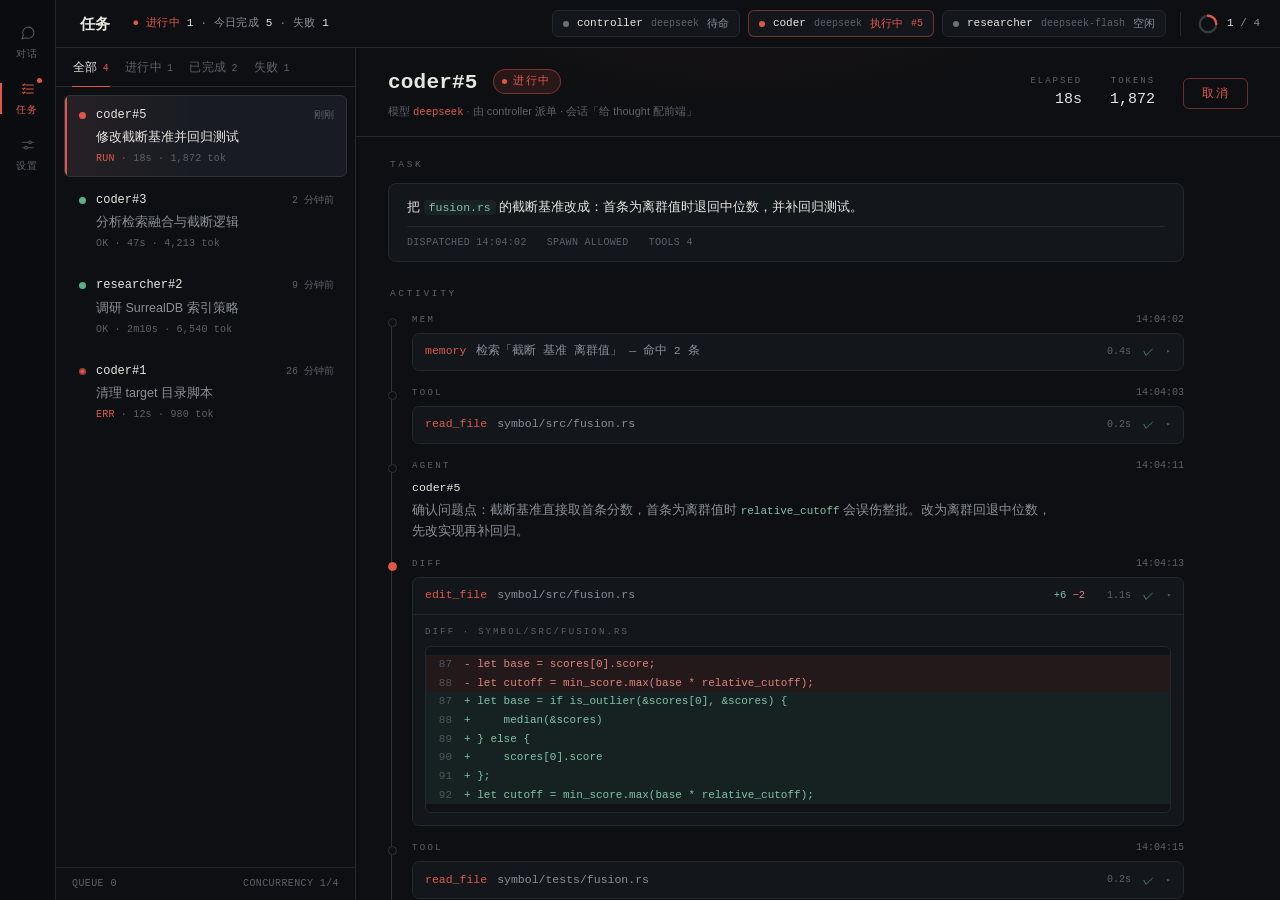
<file: design/tasks.html>
<!DOCTYPE html>
<html lang="zh-CN">
<head>
<meta charset="UTF-8">
<meta name="viewport" content="width=device-width, initial-scale=1.0">
<title>thought · 任务</title>
<style>
  :root {
    --bg: #0d0f12;
    --rail: #0a0c0f;
    --panel: #13161b;
    --panel-2: #181c22;
    --panel-3: #1c212a;
    --line: #23272e;
    --line-2: #2d333c;
    --text: #e8e6e1;
    --sub: #8a8f98;
    --faint: #5c6169;
    --accent: #e0574a;
    --accent-soft: rgba(224, 87, 74, 0.12);
    --accent-line: rgba(224, 87, 74, 0.45);
    --green: #58b08c;
    --green-soft: rgba(88, 176, 140, 0.10);
    --green-text: #7ec4a6;
    --red-text: #e0857c;
    --gray: #6b7078;
    --sans: -apple-system, "Inter", "Segoe UI", "PingFang SC", "Microsoft YaHei", sans-serif;
    --mono: "SF Mono", Menlo, Consolas, "Courier New", monospace;
  }

  * { margin: 0; padding: 0; box-sizing: border-box; }

  html, body {
    height: 100%;
    background: var(--bg);
    color: var(--text);
    font-family: var(--sans);
    font-size: 13.5px;
    line-height: 1.6;
    overflow: hidden;
  }

  /* ---------- 布局骨架 ---------- */
  .app {
    display: grid;
    grid-template-columns: 56px 1fr;
    grid-template-rows: 48px 1fr;
    height: 100vh;
  }

  /* ---------- 导航 rail ---------- */
  .rail {
    grid-row: 1 / 3;
    background: var(--rail);
    border-right: 1px solid var(--line);
    display: flex;
    flex-direction: column;
    padding-top: 14px;
    position: relative;
    z-index: 2;
  }
  .rail-item {
    position: relative;
    display: flex;
    flex-direction: column;
    align-items: center;
    gap: 5px;
    padding: 11px 0 9px;
    color: var(--faint);
    cursor: pointer;
    font-size: 9.5px;
    letter-spacing: 0.16em;
  }
  .rail-item svg { opacity: 0.85; }
  .rail-item:hover { color: var(--sub); }
  .rail-item.active { color: var(--accent); }
  .rail-item.active svg { opacity: 1; }
  .rail-item.active::before {
    content: "";
    position: absolute;
    left: 0; top: 22%; bottom: 22%;
    width: 2px;
    background: var(--accent);
  }
  .rail-item .ping {
    position: absolute;
    top: 8px; right: 13px;
    width: 5px; height: 5px;
    border-radius: 50%;
    background: var(--accent);
    animation: breathe 2.2s ease-in-out infinite;
  }
  @keyframes breathe {
    0%, 100% { opacity: 1; box-shadow: 0 0 0 0 rgba(224, 87, 74, 0.4); }
    50% { opacity: 0.5; box-shadow: 0 0 0 5px rgba(224, 87, 74, 0); }
  }

  /* ---------- 顶部系统状态带 ---------- */
  .statusbar {
    display: flex;
    align-items: center;
    gap: 22px;
    padding: 0 20px 0 24px;
    border-bottom: 1px solid var(--line);
    background: var(--bg);
    position: relative;
    z-index: 2;
  }
  .sb-title {
    font-size: 15px;
    font-weight: 600;
    letter-spacing: 0.02em;
  }
  .sb-overview {
    font-family: var(--mono);
    font-size: 11px;
    color: var(--sub);
    letter-spacing: 0.02em;
  }
  .sb-overview b { color: var(--text); font-weight: 500; }
  .sb-overview .live { color: var(--accent); }
  .sb-workers {
    margin-left: auto;
    display: flex;
    align-items: center;
    gap: 8px;
  }
  .chip {
    display: flex;
    align-items: center;
    gap: 8px;
    background: var(--panel);
    border: 1px solid var(--line);
    border-radius: 6px;
    padding: 4px 10px;
    font-size: 11px;
  }
  .chip .wname { font-family: var(--mono); color: var(--text); font-size: 11px; }
  .chip .wmodel { font-family: var(--mono); color: var(--faint); font-size: 10px; }
  .chip .wstate { color: var(--sub); font-size: 10.5px; }
  .chip .wdot {
    width: 6px; height: 6px;
    border-radius: 50%;
    flex: none;
  }
  .chip .wdot.idle { background: var(--gray); }
  .chip .wdot.busy { background: var(--accent); animation: breathe 2.2s ease-in-out infinite; }
  .chip.busy { border-color: var(--accent-line); }
  .chip.busy .wstate { color: var(--accent); }
  .chip .taskno { font-family: var(--mono); font-size: 10px; color: var(--accent); }

  .gauge {
    display: flex;
    align-items: center;
    gap: 8px;
    margin-left: 6px;
    padding-left: 16px;
    border-left: 1px solid var(--line);
    height: 24px;
  }
  .gauge .gv {
    font-family: var(--mono);
    font-size: 11px;
    color: var(--sub);
  }
  .gauge .gv b { color: var(--text); font-weight: 500; }

  /* ---------- 主区：列表 + 详情 ---------- */
  .main {
    display: grid;
    grid-template-columns: 300px 1fr;
    min-height: 0;
  }

  /* ---------- 任务列表栏 ---------- */
  .list {
    border-right: 1px solid var(--line);
    background: var(--bg);
    display: flex;
    flex-direction: column;
    min-height: 0;
  }
  .tabs {
    display: flex;
    gap: 14px;
    padding: 0 16px;
    border-bottom: 1px solid var(--line);
  }
  .tab {
    font-size: 11.5px;
    color: var(--faint);
    padding: 10px 1px 9px;
    cursor: pointer;
    border-bottom: 1px solid transparent;
    margin-bottom: -1px;
    letter-spacing: 0.03em;
  }
  .tab:hover { color: var(--sub); }
  .tab.active { color: var(--text); border-bottom-color: var(--accent); }
  .tab .n {
    font-family: var(--mono);
    font-size: 10px;
    margin-left: 5px;
    color: var(--faint);
  }
  .tab.active .n { color: var(--accent); }

  .tasks {
    flex: 1;
    overflow-y: auto;
    padding: 8px;
  }
  .task {
    position: relative;
    display: flex;
    gap: 10px;
    padding: 10px 12px 9px 14px;
    border-radius: 6px;
    border: 1px solid transparent;
    cursor: pointer;
    margin-bottom: 3px;
    overflow: hidden;
  }
  .task:hover { background: var(--panel); }
  .task.selected {
    background: var(--panel-2);
    border-color: var(--line-2);
  }
  .task.selected::before {
    content: "";
    position: absolute;
    left: 0; top: 0; bottom: 0;
    width: 2px;
    background: var(--accent);
  }
  /* 进行中条目：左侧极淡朱红呼吸光 */
  .task.is-running::after {
    content: "";
    position: absolute;
    left: 0; top: 0; bottom: 0;
    width: 46%;
    background: linear-gradient(90deg, rgba(224, 87, 74, 0.07), transparent);
    animation: glow 2.2s ease-in-out infinite;
    pointer-events: none;
  }
  @keyframes glow {
    0%, 100% { opacity: 1; }
    50% { opacity: 0.35; }
  }

  .sdot {
    flex: none;
    width: 7px; height: 7px;
    border-radius: 50%;
    margin-top: 6px;
  }
  .sdot.running { background: var(--accent); animation: breathe 2.2s ease-in-out infinite; }
  .sdot.done { background: var(--green); }
  .sdot.failed { background: var(--accent); box-shadow: inset 0 0 0 1.5px rgba(0, 0, 0, 0.35); }
  .sdot.canceled { background: var(--gray); }

  .task-main { flex: 1; min-width: 0; position: relative; z-index: 1; }
  .task-top {
    display: flex;
    align-items: baseline;
    gap: 8px;
  }
  .task-top .who {
    font-family: var(--mono);
    font-size: 12px;
    font-weight: 500;
    color: var(--text);
  }
  .task-top .ago {
    margin-left: auto;
    font-family: var(--mono);
    font-size: 10px;
    color: var(--faint);
    flex: none;
  }
  .task-title {
    font-size: 12.5px;
    color: var(--sub);
    white-space: nowrap;
    overflow: hidden;
    text-overflow: ellipsis;
    margin-top: 2px;
  }
  .task.selected .task-title { color: var(--text); }
  .task-meta {
    font-family: var(--mono);
    font-size: 10px;
    color: var(--faint);
    margin-top: 4px;
    letter-spacing: 0.02em;
  }
  .task-meta .st-running { color: var(--accent); }
  .task-meta .st-failed { color: var(--accent); }

  .list-foot {
    border-top: 1px solid var(--line);
    padding: 8px 16px;
    font-family: var(--mono);
    font-size: 10px;
    color: var(--faint);
    display: flex;
    justify-content: space-between;
    letter-spacing: 0.04em;
  }

  /* ---------- 详情主区 ---------- */
  .detail {
    display: flex;
    flex-direction: column;
    min-width: 0;
    overflow: hidden;
    position: relative;
  }
  /* 顶部极淡微光 */
  .detail::before {
    content: "";
    position: absolute;
    top: 0; left: 0; right: 0;
    height: 340px;
    background: radial-gradient(560px 220px at 42% -60px, rgba(224, 87, 74, 0.05), transparent 70%);
    pointer-events: none;
    z-index: 0;
  }

  .task-head {
    display: flex;
    align-items: center;
    gap: 24px;
    padding: 18px 32px 16px;
    border-bottom: 1px solid var(--line);
    position: relative;
    z-index: 1;
  }
  .th-name {
    font-size: 21px;
    font-weight: 600;
    letter-spacing: 0.01em;
    font-family: var(--mono);
  }
  .th-sub {
    font-size: 11px;
    color: var(--faint);
    margin-top: 3px;
  }
  .th-sub .model {
    font-family: var(--mono);
    font-size: 10.5px;
    color: var(--accent);
  }
  .badge {
    display: inline-flex;
    align-items: center;
    gap: 6px;
    font-size: 10.5px;
    padding: 3px 10px 3px 8px;
    border-radius: 20px;
    letter-spacing: 0.12em;
    vertical-align: 4px;
    margin-left: 12px;
    font-family: var(--mono);
  }
  .badge.running {
    background: var(--accent-soft);
    color: var(--accent);
    border: 1px solid var(--accent-line);
  }
  .badge.running i {
    width: 5px; height: 5px;
    border-radius: 50%;
    background: var(--accent);
    animation: breathe 2.2s ease-in-out infinite;
  }
  .th-stats {
    margin-left: auto;
    display: flex;
    align-items: center;
    gap: 28px;
  }
  .stat { text-align: right; }
  .stat .k {
    display: block;
    font-family: var(--mono);
    font-size: 9px;
    letter-spacing: 0.22em;
    color: var(--faint);
    text-transform: uppercase;
  }
  .stat .v {
    font-family: var(--mono);
    font-size: 15px;
    color: var(--text);
    font-variant-numeric: tabular-nums;
  }
  .cancel {
    font-family: var(--sans);
    font-size: 12px;
    color: var(--accent);
    background: transparent;
    border: 1px solid var(--accent-line);
    border-radius: 6px;
    padding: 6px 18px;
    cursor: pointer;
    letter-spacing: 0.12em;
  }
  .cancel:hover { background: var(--accent-soft); border-color: var(--accent); }

  .scroll {
    flex: 1;
    overflow-y: auto;
    position: relative;
    z-index: 1;
  }
  .column {
    max-width: 860px;
    padding: 20px 32px 40px;
  }

  .sec-label {
    font-family: var(--mono);
    font-size: 9.5px;
    letter-spacing: 0.28em;
    color: var(--faint);
    text-transform: uppercase;
    margin: 24px 0 10px 2px;
  }
  .sec-label:first-child { margin-top: 0; }

  /* 任务描述卡 */
  .desc {
    background: var(--panel);
    border: 1px solid var(--line);
    border-radius: 8px;
    padding: 13px 18px 10px;
  }
  .desc .body { font-size: 13px; color: var(--text); }
  .desc .body code {
    font-family: var(--mono);
    font-size: 11.5px;
    color: var(--green-text);
    background: rgba(88, 176, 140, 0.08);
    padding: 1px 5px;
    border-radius: 4px;
  }
  .desc .foot {
    margin-top: 9px;
    padding-top: 8px;
    border-top: 1px solid var(--line);
    font-family: var(--mono);
    font-size: 10px;
    color: var(--faint);
    display: flex;
    gap: 20px;
    letter-spacing: 0.03em;
  }

  /* ---------- 活动流 ---------- */
  .stream { position: relative; }
  .stream::before {
    content: "";
    position: absolute;
    left: 3px; top: 8px; bottom: 8px;
    width: 1px;
    background: var(--line-2);
  }
  .ev {
    position: relative;
    padding-left: 24px;
    margin-bottom: 14px;
  }
  .ev::before {
    content: "";
    position: absolute;
    left: 0; top: 6px;
    width: 7px; height: 7px;
    border-radius: 50%;
    background: var(--bg);
    border: 1.5px solid var(--line-2);
  }
  .ev.key::before { border-color: var(--accent); background: var(--accent); }
  .ev.live::before { border-color: var(--accent); }
  .ev.plain::before { display: none; }

  .ev-head {
    display: flex;
    align-items: baseline;
    margin-bottom: 5px;
  }
  .ev-tag {
    font-family: var(--mono);
    font-size: 9px;
    letter-spacing: 0.26em;
    color: var(--faint);
    text-transform: uppercase;
  }
  .ev.live .ev-tag { color: var(--accent); }
  .ev-ts {
    margin-left: auto;
    font-family: var(--mono);
    font-size: 10px;
    color: var(--faint);
    font-variant-numeric: tabular-nums;
  }

  /* agent 文本输出 */
  .agent-line {
    display: flex;
    align-items: baseline;
    gap: 10px;
  }
  .agent-who {
    font-family: var(--mono);
    font-size: 11.5px;
    font-weight: 500;
    color: var(--text);
  }
  .agent-body {
    font-size: 13px;
    color: var(--sub);
    margin-top: 3px;
    max-width: 640px;
  }
  .agent-body code {
    font-family: var(--mono);
    font-size: 11px;
    color: var(--green-text);
  }

  /* 工具调用卡片 */
  .tc {
    background: var(--panel);
    border: 1px solid var(--line);
    border-radius: 7px;
    overflow: hidden;
  }
  .tc-head {
    display: flex;
    align-items: center;
    gap: 10px;
    padding: 8px 12px;
    cursor: pointer;
    min-height: 36px;
  }
  .tc-head:hover { background: var(--panel-2); }
  .tc .tool {
    font-family: var(--mono);
    font-size: 11.5px;
    color: var(--accent);
    flex: none;
  }
  .tc .target {
    font-family: var(--mono);
    font-size: 11.5px;
    color: var(--sub);
    white-space: nowrap;
    overflow: hidden;
    text-overflow: ellipsis;
  }
  .tc .right {
    margin-left: auto;
    display: flex;
    align-items: center;
    gap: 12px;
    flex: none;
  }
  .diffstat {
    font-family: var(--mono);
    font-size: 10.5px;
  }
  .diffstat .add { color: var(--green-text); }
  .diffstat .del { color: var(--red-text); margin-left: 6px; }
  .tc .dur {
    font-family: var(--mono);
    font-size: 10px;
    color: var(--faint);
    min-width: 34px;
    text-align: right;
    font-variant-numeric: tabular-nums;
  }
  .tc .ok { color: var(--green); font-size: 11px; }
  .tc .chev {
    font-size: 9px;
    color: var(--faint);
    transition: transform 0.25s ease;
  }
  .tc.open .chev { transform: rotate(90deg); }

  .tc-body {
    display: none;
    border-top: 1px solid var(--line);
    padding: 10px 12px 12px;
  }
  .tc.open .tc-body { display: block; }

  .mini-label {
    font-family: var(--mono);
    font-size: 9px;
    letter-spacing: 0.24em;
    color: var(--faint);
    text-transform: uppercase;
    margin-bottom: 7px;
  }
  .code {
    background: #0f1216;
    border: 1px solid var(--line);
    border-radius: 6px;
    padding: 9px 12px;
    font-family: var(--mono);
    font-size: 11px;
    line-height: 1.65;
    overflow-x: auto;
    white-space: pre;
    color: #b7bcc4;
  }
  .code .dim { color: var(--faint); }

  /* diff 视图：行号 + 增删色带 */
  .diff {
    background: #0f1216;
    border: 1px solid var(--line);
    border-radius: 6px;
    padding: 8px 0;
    font-family: var(--mono);
    font-size: 11px;
    line-height: 1.7;
    overflow-x: auto;
  }
  .diff .dl {
    display: flex;
    white-space: pre;
    padding: 0 12px 0 0;
  }
  .diff .ln {
    flex: none;
    width: 38px;
    text-align: right;
    padding-right: 12px;
    color: #454b54;
    user-select: none;
  }
  .diff .dl.add { background: var(--green-soft); color: var(--green-text); }
  .diff .dl.del { background: rgba(224, 87, 74, 0.09); color: var(--red-text); }
  .diff .dl.add .ln, .diff .dl.del .ln { color: #4d545e; }

  /* 运行中 */
  .tc.live { border-color: var(--accent-line); }
  .live-tag {
    display: inline-flex;
    align-items: center;
    gap: 7px;
    font-family: var(--mono);
    font-size: 10px;
    color: var(--accent);
    letter-spacing: 0.05em;
  }
  .live-tag i {
    width: 5px; height: 5px;
    border-radius: 50%;
    background: var(--accent);
    animation: breathe 2.2s ease-in-out infinite;
  }
  .spin { animation: rot 1s linear infinite; }
  @keyframes rot { to { transform: rotate(360deg); } }
  .tail .cursor::after {
    content: "▍";
    color: var(--accent);
    animation: blink 1.1s steps(2) infinite;
  }
  @keyframes blink { 50% { opacity: 0; } }

  /* 子 agent 嵌套 */
  .sub {
    margin-left: 4px;
    border-left: 1px solid var(--line-2);
    padding-left: 16px;
  }
  .sub-head {
    display: flex;
    align-items: center;
    gap: 10px;
    padding: 2px 0 8px;
  }
  .sub-head .role {
    font-family: var(--mono);
    font-size: 11.5px;
    font-weight: 500;
    color: var(--text);
  }
  .sub-head .chip2 {
    font-family: var(--mono);
    font-size: 9px;
    letter-spacing: 0.14em;
    color: var(--sub);
    border: 1px solid var(--line-2);
    border-radius: 10px;
    padding: 1px 8px;
  }
  .sub-head .note { font-size: 11px; color: var(--faint); }
  .sub-head .ok { color: var(--green); font-size: 11px; margin-left: auto; }

  /* 记忆条目：相关度细横条 */
  .mem-list { list-style: none; }
  .mem-list li {
    display: flex;
    align-items: center;
    gap: 12px;
    padding: 6px 0;
    border-bottom: 1px solid var(--line);
    font-size: 12px;
    color: var(--sub);
  }
  .mem-list li:last-child { border-bottom: none; }
  .mem-list .txt { flex: 1; min-width: 0; }
  .mem-list .bar {
    flex: none;
    width: 56px;
    height: 3px;
    border-radius: 2px;
    background: var(--line-2);
    overflow: hidden;
  }
  .mem-list .bar i {
    display: block;
    height: 100%;
    background: var(--accent);
    border-radius: 2px;
  }
  .mem-list .score {
    font-family: var(--mono);
    font-size: 10px;
    color: var(--accent);
    flex: none;
    width: 30px;
    text-align: right;
    font-variant-numeric: tabular-nums;
  }

  /* 结果 / 错误卡片（收起样例） */
  .result-card .rc-tag {
    font-family: var(--mono);
    font-size: 9.5px;
    letter-spacing: 0.2em;
    flex: none;
    text-transform: uppercase;
  }
  .result-card.is-done .rc-tag { color: var(--green); }
  .result-card.is-failed .rc-tag { color: var(--accent); }
  .result-card .rc-sum {
    font-size: 12px;
    color: var(--faint);
    white-space: nowrap;
    overflow: hidden;
    text-overflow: ellipsis;
  }
  .rc-body-text { font-size: 12.5px; color: var(--sub); margin-bottom: 8px; }
  .err-code {
    background: #0f1216;
    border: 1px solid var(--line);
    border-left: 2px solid var(--accent);
    border-radius: 0 6px 6px 0;
    padding: 9px 12px;
    font-family: var(--mono);
    font-size: 11px;
    line-height: 1.65;
    color: #b7bcc4;
    white-space: pre;
    overflow-x: auto;
  }
  .err-code .ec { color: var(--red-text); }

  ::selection { background: rgba(224, 87, 74, 0.25); }
  .scroll::-webkit-scrollbar, .tasks::-webkit-scrollbar { width: 5px; }
  .scroll::-webkit-scrollbar-thumb, .tasks::-webkit-scrollbar-thumb {
    background: var(--line-2); border-radius: 3px;
  }
</style>
</head>
<body>
<div class="app">

  <!-- 导航 rail -->
  <nav class="rail">
    <div class="rail-item">
      <svg width="16" height="16" viewBox="0 0 24 24" fill="none" stroke="currentColor" stroke-width="1.6" stroke-linecap="round" stroke-linejoin="round">
        <path d="M21 11.5a8.5 8.5 0 0 1-8.5 8.5c-1.4 0-2.8-.3-4-.9L3 21l1.9-5.5a8.5 8.5 0 1 1 16.1-4z"/>
      </svg>
      对话
    </div>
    <div class="rail-item active">
      <span class="ping"></span>
      <svg width="16" height="16" viewBox="0 0 24 24" fill="none" stroke="currentColor" stroke-width="1.6" stroke-linecap="round" stroke-linejoin="round">
        <path d="M9 6h11M9 12h11M9 18h11"/>
        <path d="M4 5.5l1.2 1.2L7.5 4.5M4 11.5l1.2 1.2 2.3-2.2M4 17.5l1.2 1.2 2.3-2.2"/>
      </svg>
      任务
    </div>
    <div class="rail-item">
      <svg width="16" height="16" viewBox="0 0 24 24" fill="none" stroke="currentColor" stroke-width="1.6" stroke-linecap="round" stroke-linejoin="round">
        <path d="M4 8h9M17 8h3M4 16h3M11 16h9"/>
        <circle cx="15" cy="8" r="2"/>
        <circle cx="9" cy="16" r="2"/>
      </svg>
      设置
    </div>
  </nav>

  <!-- 顶部系统状态带 -->
  <div class="statusbar">
    <span class="sb-title">任务</span>
    <span class="sb-overview"><span class="live">● 进行中 <b>1</b></span> · 今日完成 <b>5</b> · 失败 <b>1</b></span>
    <div class="sb-workers">
      <div class="chip">
        <span class="wdot idle"></span>
        <span class="wname">controller</span>
        <span class="wmodel">deepseek</span>
        <span class="wstate">待命</span>
      </div>
      <div class="chip busy">
        <span class="wdot busy"></span>
        <span class="wname">coder</span>
        <span class="wmodel">deepseek</span>
        <span class="wstate">执行中</span>
        <span class="taskno">#5</span>
      </div>
      <div class="chip">
        <span class="wdot idle"></span>
        <span class="wname">researcher</span>
        <span class="wmodel">deepseek-flash</span>
        <span class="wstate">空闲</span>
      </div>
      <div class="gauge">
        <svg width="22" height="22" viewBox="0 0 24 24" fill="none">
          <circle cx="12" cy="12" r="9" stroke="#343a44" stroke-width="2.5"/>
          <circle cx="12" cy="12" r="9" stroke="#e0574a" stroke-width="2.5" stroke-linecap="round"
                  stroke-dasharray="14.1 56.5" transform="rotate(-90 12 12)"/>
        </svg>
        <span class="gv"><b>1</b> / 4</span>
      </div>
    </div>
  </div>

  <!-- 主区 -->
  <div class="main">

    <!-- 任务列表栏 -->
    <div class="list">
      <div class="tabs" id="tabs">
        <div class="tab active" data-filter="all">全部<span class="n">4</span></div>
        <div class="tab" data-filter="running">进行中<span class="n">1</span></div>
        <div class="tab" data-filter="done">已完成<span class="n">2</span></div>
        <div class="tab" data-filter="failed">失败<span class="n">1</span></div>
      </div>

      <div class="tasks" id="tasks">
        <div class="task selected is-running" data-status="running">
          <span class="sdot running"></span>
          <div class="task-main">
            <div class="task-top"><span class="who">coder#5</span><span class="ago">刚刚</span></div>
            <div class="task-title">修改截断基准并回归测试</div>
            <div class="task-meta"><span class="st-running">RUN</span> · 18s · 1,872 tok</div>
          </div>
        </div>
        <div class="task" data-status="done">
          <span class="sdot done"></span>
          <div class="task-main">
            <div class="task-top"><span class="who">coder#3</span><span class="ago">2 分钟前</span></div>
            <div class="task-title">分析检索融合与截断逻辑</div>
            <div class="task-meta">OK · 47s · 4,213 tok</div>
          </div>
        </div>
        <div class="task" data-status="done">
          <span class="sdot done"></span>
          <div class="task-main">
            <div class="task-top"><span class="who">researcher#2</span><span class="ago">9 分钟前</span></div>
            <div class="task-title">调研 SurrealDB 索引策略</div>
            <div class="task-meta">OK · 2m10s · 6,540 tok</div>
          </div>
        </div>
        <div class="task" data-status="failed">
          <span class="sdot failed"></span>
          <div class="task-main">
            <div class="task-top"><span class="who">coder#1</span><span class="ago">26 分钟前</span></div>
            <div class="task-title">清理 target 目录脚本</div>
            <div class="task-meta"><span class="st-failed">ERR</span> · 12s · 980 tok</div>
          </div>
        </div>
      </div>

      <div class="list-foot">
        <span>QUEUE 0</span>
        <span>CONCURRENCY 1/4</span>
      </div>
    </div>

    <!-- 详情主区 -->
    <div class="detail">
      <div class="task-head">
        <div>
          <span class="th-name">coder#5</span>
          <span class="badge running"><i></i>进行中</span>
          <div class="th-sub">模型 <span class="model">deepseek</span> · 由 controller 派单 · 会话「给 thought 配前端」</div>
        </div>
        <div class="th-stats">
          <div class="stat"><span class="k">Elapsed</span><span class="v">18s</span></div>
          <div class="stat"><span class="k">Tokens</span><span class="v">1,872</span></div>
          <button class="cancel">取消</button>
        </div>
      </div>

      <div class="scroll">
        <div class="column">

          <!-- 任务描述 -->
          <div class="sec-label">Task</div>
          <div class="desc">
            <div class="body">把 <code>fusion.rs</code> 的截断基准改成：首条为离群值时退回中位数，并补回归测试。</div>
            <div class="foot">
              <span>DISPATCHED 14:04:02</span>
              <span>SPAWN ALLOWED</span>
              <span>TOOLS 4</span>
            </div>
          </div>

          <!-- 活动流 -->
          <div class="sec-label">Activity</div>
          <div class="stream">

            <!-- 检索记忆 -->
            <div class="ev">
              <div class="ev-head"><span class="ev-tag">MEM</span><span class="ev-ts">14:04:02</span></div>
              <div class="tc" onclick="this.classList.toggle('open')">
                <div class="tc-head">
                  <span class="tool">memory</span>
                  <span class="target">检索「截断 基准 离群值」 — 命中 2 条</span>
                  <div class="right">
                    <span class="dur">0.4s</span>
                    <span class="ok">✓</span>
                    <span class="chev">▸</span>
                  </div>
                </div>
                <div class="tc-body">
                  <div class="mini-label">Hits · 2</div>
                  <ul class="mem-list">
                    <li>
                      <span class="txt">fusion.rs 的 relative_cutoff = 0.5，首条精确命中时误伤语义相近结果</span>
                      <span class="bar"><i style="width:83%"></i></span>
                      <span class="score">0.83</span>
                    </li>
                    <li>
                      <span class="txt">检索融合三路：semantic / sparse / graph，截断发生在融合之后</span>
                      <span class="bar"><i style="width:76%"></i></span>
                      <span class="score">0.76</span>
                    </li>
                  </ul>
                </div>
              </div>
            </div>

            <!-- read_file -->
            <div class="ev">
              <div class="ev-head"><span class="ev-tag">TOOL</span><span class="ev-ts">14:04:03</span></div>
              <div class="tc" onclick="this.classList.toggle('open')">
                <div class="tc-head">
                  <span class="tool">read_file</span>
                  <span class="target">symbol/src/fusion.rs</span>
                  <div class="right">
                    <span class="dur">0.2s</span>
                    <span class="ok">✓</span>
                    <span class="chev">▸</span>
                  </div>
                </div>
                <div class="tc-body">
                  <div class="mini-label">Params</div>
                  <div class="code"><span class="dim">path:</span> symbol/src/fusion.rs
<span class="dim">read:</span>  214 lines · 截断段定位 L87–L104</div>
                </div>
              </div>
            </div>

            <!-- agent 文本输出 -->
            <div class="ev">
              <div class="ev-head"><span class="ev-tag">AGENT</span><span class="ev-ts">14:04:11</span></div>
              <div class="agent-line"><span class="agent-who">coder#5</span></div>
              <div class="agent-body">确认问题点：截断基准直接取首条分数，首条为离群值时 <code>relative_cutoff</code> 会误伤整批。改为离群回退中位数，先改实现再补回归。</div>
            </div>

            <!-- edit_file（默认展开 diff 视图） -->
            <div class="ev key">
              <div class="ev-head"><span class="ev-tag">DIFF</span><span class="ev-ts">14:04:13</span></div>
              <div class="tc open" onclick="this.classList.toggle('open')">
                <div class="tc-head">
                  <span class="tool">edit_file</span>
                  <span class="target">symbol/src/fusion.rs</span>
                  <div class="right">
                    <span class="diffstat"><span class="add">+6</span><span class="del">−2</span></span>
                    <span class="dur">1.1s</span>
                    <span class="ok">✓</span>
                    <span class="chev">▸</span>
                  </div>
                </div>
                <div class="tc-body">
                  <div class="mini-label">Diff · symbol/src/fusion.rs</div>
                  <div class="diff"><span class="dl del"><span class="ln">87</span>- let base = scores[0].score;</span>
<span class="dl del"><span class="ln">88</span>- let cutoff = min_score.max(base * relative_cutoff);</span>
<span class="dl add"><span class="ln">87</span>+ let base = if is_outlier(&amp;scores[0], &amp;scores) {</span>
<span class="dl add"><span class="ln">88</span>+     median(&amp;scores)</span>
<span class="dl add"><span class="ln">89</span>+ } else {</span>
<span class="dl add"><span class="ln">90</span>+     scores[0].score</span>
<span class="dl add"><span class="ln">91</span>+ };</span>
<span class="dl add"><span class="ln">92</span>+ let cutoff = min_score.max(base * relative_cutoff);</span></div>
                </div>
              </div>
            </div>

            <!-- read_file 测试 -->
            <div class="ev">
              <div class="ev-head"><span class="ev-tag">TOOL</span><span class="ev-ts">14:04:15</span></div>
              <div class="tc" onclick="this.classList.toggle('open')">
                <div class="tc-head">
                  <span class="tool">read_file</span>
                  <span class="target">symbol/tests/fusion.rs</span>
                  <div class="right">
                    <span class="dur">0.2s</span>
                    <span class="ok">✓</span>
                    <span class="chev">▸</span>
                  </div>
                </div>
                <div class="tc-body">
                  <div class="mini-label">Params</div>
                  <div class="code"><span class="dim">path:</span> symbol/tests/fusion.rs
<span class="dim">read:</span>  96 lines · 既有断言 6 条，新增用例追加于末尾</div>
                </div>
              </div>
            </div>

            <!-- 子 agent 嵌套 -->
            <div class="ev">
              <div class="ev-head"><span class="ev-tag">SUB</span><span class="ev-ts">14:04:16</span></div>
              <div class="sub">
                <div class="sub-head">
                  <span class="role">sub1</span>
                  <span class="chip2">SUB-AGENT · CODER</span>
                  <span class="note">交叉验证中位数工具函数是否已有实现</span>
                  <span class="ok">✓</span>
                </div>
                <div class="tc" onclick="this.classList.toggle('open')">
                  <div class="tc-head">
                    <span class="tool">read_file</span>
                    <span class="target">symbol/src/lib.rs</span>
                    <div class="right">
                      <span class="dur">0.2s</span>
                      <span class="ok">✓</span>
                      <span class="chev">▸</span>
                    </div>
                  </div>
                  <div class="tc-body">
                    <div class="mini-label">Params</div>
                    <div class="code"><span class="dim">path:</span> symbol/src/lib.rs
<span class="dim">note:</span>  median / is_outlier 需自带，utils 中无现成实现</div>
                  </div>
                </div>
              </div>
            </div>

            <!-- run_command 运行中 -->
            <div class="ev live">
              <div class="ev-head"><span class="ev-tag">CMD</span><span class="ev-ts">14:04:17</span></div>
              <div class="tc live open" onclick="this.classList.toggle('open')">
                <div class="tc-head">
                  <span class="tool">run_command</span>
                  <span class="target">cargo test -p symbol fusion</span>
                  <div class="right">
                    <span class="live-tag"><i></i>RUNNING 3s</span>
                    <svg class="spin" width="12" height="12" viewBox="0 0 24 24" fill="none" stroke="#e0574a" stroke-width="2.4" stroke-linecap="round">
                      <path d="M12 3a9 9 0 1 1-9 9"/>
                    </svg>
                    <span class="chev">▸</span>
                  </div>
                </div>
                <div class="tc-body">
                  <div class="mini-label">Output · Tail</div>
                  <div class="code tail"><span class="dim">running 7 tests</span>
<span class="cursor">test fusion::tests::cutoff_outlier_uses_median ... ok </span></div>
                </div>
              </div>
            </div>

          </div>

          <!-- 结果 / 错误卡片 · 收起样例 -->
          <div class="sec-label">Result / Error · 样式样例</div>

          <div class="ev plain" style="padding-left:0;margin-bottom:10px;">
            <div class="tc result-card is-done" onclick="this.classList.toggle('open')">
              <div class="tc-head">
                <span class="rc-tag">Result</span>
                <span class="rc-sum">任务完成后在此生成 — 样例：coder#3「分析检索融合与截断逻辑」</span>
                <div class="right">
                  <span class="chev">▸</span>
                </div>
              </div>
              <div class="tc-body">
                <div class="rc-body-text">截断逻辑确认有误：基准取自首条分数，离群精确命中会抬高档位。建议离群时回退中位数，已附定位行号与修复草案，转交 coder#5 执行。</div>
                <div class="code"><span class="dim">elapsed</span> 47s · <span class="dim">tool calls</span> 3 · <span class="dim">tokens</span> 4,213</div>
              </div>
            </div>
          </div>

          <div class="ev plain" style="padding-left:0;">
            <div class="tc result-card is-failed" onclick="this.classList.toggle('open')">
              <div class="tc-head">
                <span class="rc-tag">Error</span>
                <span class="rc-sum">失败时在此呈现 — 样例：coder#1「清理 target 目录脚本」</span>
                <div class="right">
                  <span class="chev">▸</span>
                </div>
              </div>
              <div class="tc-body">
                <div class="rc-body-text">清理脚本在第 3 步失败，已保留现场，未删除任何文件。</div>
                <div class="err-code">rm: cannot remove 'target/debug/incremental': Permission denied
<span class="ec">exit code: 1</span></div>
              </div>
            </div>
          </div>

        </div>
      </div>
    </div>
  </div>
</div>

<script>
  // 静态演示：筛选 tab 切换任务列表
  var tabs = document.querySelectorAll('#tabs .tab');
  var tasks = document.querySelectorAll('#tasks .task');
  tabs.forEach(function (tab) {
    tab.addEventListener('click', function () {
      tabs.forEach(function (t) { t.classList.remove('active'); });
      tab.classList.add('active');
      var f = tab.dataset.filter;
      tasks.forEach(function (t) {
        t.style.display = (f === 'all' || t.dataset.status === f) ? '' : 'none';
      });
    });
  });
</script>
</body>
</html>
</file>
<file: web/css/base.css>
/* ================================================================
   base：共享 shell —— :root token、布局骨架、统一深色 rail、幕帘、登录页
   视觉取自 design/app.html（共享 shell 部分）
   ================================================================ */
:root {
  --mono: "SF Mono", Menlo, Consolas, "Courier New", monospace;
  /* rail：贯穿两个世界的恒定系统金属边框 */
  --rail-bg: #0a0c0f;
  --rail-line: #23272e;
  --rail-faint: #5c6169;
  --rail-sub: #8a8f98;
  --rail-accent: #e0574a;
  /* 幕帘：比目标页更深的纯色 */
  --curtain-bg: #08090c;
  --curtain-edge: #e0574a;
}

* { margin: 0; padding: 0; box-sizing: border-box; }

html, body {
  height: 100%;
  overflow: hidden;
  background: #0d0f12;
}

.app {
  display: grid;
  grid-template-columns: 56px 1fr;
  height: 100vh;
}

/* ---------- 统一深色导航 rail（切换时保持静止） ---------- */
.rail {
  background: var(--rail-bg);
  border-right: 1px solid var(--rail-line);
  display: flex;
  flex-direction: column;
  padding-top: 14px;
  position: relative;
  z-index: 20;
  font-family: -apple-system, "Inter", "Segoe UI", "PingFang SC", "Microsoft YaHei", sans-serif;
}
.rail-item {
  position: relative;
  display: flex;
  flex-direction: column;
  align-items: center;
  gap: 5px;
  padding: 11px 0 9px;
  color: var(--rail-faint);
  cursor: pointer;
  font-size: 9.5px;
  letter-spacing: 0.16em;
  user-select: none;
}
.rail-item svg { opacity: 0.85; }
.rail-item:hover { color: var(--rail-sub); }
.rail-item.active { color: var(--rail-accent); }
.rail-item.active svg { opacity: 1; }
/* 当前页指示条：唯一在切换时滑动的 rail 元素 */
.rail-ind {
  position: absolute;
  left: 0; top: 0;
  width: 2px;
  background: var(--rail-accent);
  transition: transform 0.35s cubic-bezier(0.4, 0, 0.2, 1), height 0.35s cubic-bezier(0.4, 0, 0.2, 1);
}
.rail-ind.instant { transition: none; }
.rail-item .ping {
  position: absolute;
  top: 8px; right: 13px;
  width: 5px; height: 5px;
  border-radius: 50%;
  background: var(--rail-accent);
  animation: breathe 2.2s ease-in-out infinite;
}
.rail-item .ping[hidden] { display: none; }
@keyframes breathe {
  0%, 100% { opacity: 1; box-shadow: 0 0 0 0 rgba(224, 87, 74, 0.4); }
  50% { opacity: 0.5; box-shadow: 0 0 0 5px rgba(224, 87, 74, 0); }
}

/* ---------- 舞台：三个页面堆叠 ---------- */
.stage {
  position: relative;
  overflow: hidden;
  min-width: 0;
}
.page {
  position: absolute;
  inset: 0;
  visibility: hidden;
  opacity: 0;
}
.page.active { visibility: visible; opacity: 1; }
/* 过渡期间两页同时挂载：旧页在上淡出，新页在下 */
body.switching .page.t-out,
body.frozen .page.t-out { visibility: visible; z-index: 2; }
body.switching .page.t-in,
body.frozen .page.t-in { visibility: visible; z-index: 1; }

/* ---------- 幕帘：扫过内容区（不覆盖 rail） ---------- */
.curtain {
  position: absolute;
  inset: 0;
  background: var(--curtain-bg);
  z-index: 10;
  transform: translateX(-102%);
  visibility: hidden;
}
body.switching .curtain,
body.frozen .curtain { visibility: visible; }
.curtain .edge {
  position: absolute;
  top: 0; bottom: 0;
  width: 1px;
  background: var(--curtain-edge);
  opacity: 0;
}
.curtain .edge.l { left: 0; }
.curtain .edge.r { right: 0; }

@media (prefers-reduced-motion: reduce) {
  .rail-ind { transition: none; }
  .rail-item .ping { animation: none; }
}

/* ================================================================
   登录页：进入应用前的一层，书斋风格（与对话页同一套纸墨 token）
   ================================================================ */
.login {
  position: fixed;
  inset: 0;
  z-index: 100;
  background: #faf7f2;
  color: #1a1a18;
  display: flex;
  align-items: center;
  justify-content: center;
  font-family: -apple-system, "PingFang SC", "Hiragino Sans GB", "Microsoft YaHei", "Segoe UI", sans-serif;
}
.login[hidden] { display: none; }
.login-box { width: 300px; }
.login-brand {
  display: flex;
  align-items: baseline;
  justify-content: center;
  gap: 10px;
  margin-bottom: 34px;
}
.login-brand .name {
  font-family: Georgia, "Songti SC", "Noto Serif CJK SC", "SimSun", serif;
  font-size: 34px;
  font-weight: 600;
  letter-spacing: 0.02em;
}
.login-brand .seal {
  width: 9px; height: 9px;
  background: #c2473a;
  border-radius: 50%;
  transform: translateY(-2px);
}
.login-field { margin-bottom: 14px; }
.login-field input {
  width: 100%;
  border: 1px solid #d8d1c5;
  border-radius: 8px;
  background: #fffdf9;
  font-size: 13.5px;
  font-family: inherit;
  color: #1a1a18;
  padding: 10px 14px;
  outline: none;
  transition: border-color 0.15s ease, box-shadow 0.15s ease;
}
.login-field input::placeholder { color: #8a857b; }
.login-field input:focus {
  border-color: #c2473a;
  box-shadow: 0 0 0 3px rgba(194, 71, 58, 0.08);
}
.login-err {
  min-height: 18px;
  font-size: 12px;
  color: #c2473a;
  margin: 2px 0 10px;
  letter-spacing: 0.02em;
}
.login-btn {
  width: 100%;
  border: none;
  border-radius: 8px;
  background: #c2473a;
  color: #faf7f2;
  font-size: 13px;
  font-family: inherit;
  letter-spacing: 0.3em;
  padding: 11px 0 11px 0.3em;
  cursor: pointer;
  transition: filter 0.15s ease;
}
.login-btn:hover { filter: brightness(1.08); }
.login-btn:disabled { opacity: 0.6; cursor: default; }
.login ::selection { background: rgba(194, 71, 58, 0.15); }
</file>
<file: web/css/home.css>
/* ================================================================
   home：对话页（浅色书斋）
   主体逐像素取自 design/app.html 的 .page-home 部分；
   真实数据需要的增量样式集中在文件末尾「数据接线增量」一节。
   ================================================================ */
.page-home {
  --paper: #faf7f2;
  --paper-deep: #f4efe7;
  --ink: #1a1a18;
  --ink-soft: #55524b;
  --ink-faint: #8a857b;
  --hairline: #e5e0d8;
  --hairline-strong: #d8d1c5;
  --accent: #c2473a;
  --accent-soft: rgba(194, 71, 58, 0.08);
  --code-bg: #f1ece3;
  --serif: Georgia, "Songti SC", "Noto Serif CJK SC", "SimSun", serif;
  --sans: -apple-system, "PingFang SC", "Hiragino Sans GB", "Microsoft YaHei", "Segoe UI", sans-serif;
  background: var(--paper);
  color: var(--ink);
  font-family: var(--sans);
  font-size: 14.5px;
  line-height: 1.65;
  display: grid;
  grid-template-columns: 264px 1fr;
}

/* ---------- 侧栏 ---------- */
.page-home aside {
  border-right: 1px solid var(--hairline);
  background: var(--paper);
  display: flex;
  flex-direction: column;
  padding: 26px 0 0;
  min-height: 0;
}

.page-home .brand {
  display: flex;
  align-items: baseline;
  gap: 10px;
  padding: 0 28px 24px;
  border-bottom: 1px solid var(--hairline);
}
.page-home .brand .name {
  font-family: var(--serif);
  font-size: 22px;
  font-weight: 600;
  letter-spacing: 0.02em;
}
.page-home .brand .seal {
  width: 8px; height: 8px;
  background: var(--accent);
  border-radius: 50%;
  transform: translateY(-1px);
}

.page-home .side-label {
  font-size: 10.5px;
  letter-spacing: 0.22em;
  color: var(--ink-faint);
  padding: 20px 28px 8px;
  text-transform: uppercase;
}

/* 侧栏底部入口 */
.page-home .side-foot {
  border-top: 1px solid var(--hairline);
  padding: 12px 14px 16px;
}
.page-home .side-entry {
  display: flex;
  align-items: center;
  gap: 11px;
  padding: 8px 14px;
  border-radius: 6px;
  cursor: pointer;
  color: var(--ink-soft);
  font-size: 13px;
  position: relative;
}
.page-home .side-entry:hover { background: var(--paper-deep); color: var(--ink); }
.page-home .side-entry svg { flex: none; opacity: 0.75; }
.page-home .side-entry .meta {
  margin-left: auto;
  font-size: 11px;
  color: var(--ink-faint);
  font-variant-numeric: tabular-nums;
}

/* 悬浮卡片：记忆 */
.page-home .pop {
  display: none;
  position: absolute;
  left: 0; right: auto; bottom: calc(100% + 6px);
  width: max-content;
  max-width: 300px;
  background: #fffdf9;
  border: 1px solid var(--hairline-strong);
  border-radius: 10px;
  padding: 12px 16px 10px;
  box-shadow: 0 10px 30px rgba(26, 26, 24, 0.10);
  z-index: 30;
  cursor: default;
}
.page-home .side-entry:hover .pop,
.page-home .side-entry.pin .pop { display: block; }
.page-home .pop .pop-title {
  font-size: 10px;
  letter-spacing: 0.22em;
  color: var(--ink-faint);
  margin-bottom: 8px;
}
.page-home .pop .mem {
  font-size: 12px;
  color: var(--ink-soft);
  padding: 6px 0;
  border-bottom: 1px dashed var(--hairline);
  display: flex;
  align-items: baseline;
  gap: 14px;
}
.page-home .pop .mem:last-child { border-bottom: none; }
.page-home .pop .mem .txt { flex: 1; }
.page-home .pop .mem .score {
  font-family: var(--mono);
  font-size: 10.5px;
  color: var(--accent);
  flex: none;
}

/* ---------- 主区 ---------- */
.page-home main {
  display: flex;
  flex-direction: column;
  position: relative;
  overflow: hidden;
}

/* 顶栏：她的名字 + 状态 */
.page-home header {
  padding: 14px 0 0;
  text-align: center;
  position: relative;
}
.page-home .conv-title {
  font-family: var(--serif);
  font-size: 18px;
  font-weight: 600;
  letter-spacing: 0.01em;
}
.page-home .conv-sub {
  font-family: var(--sans);
  margin-left: 14px;
  font-size: 11px;
  font-weight: 400;
  color: var(--ink-faint);
  letter-spacing: 0.06em;
}

/* 对话卷轴 */
.page-home .scroll {
  flex: 1;
  overflow-y: auto;
  padding: 10px 0 12px;
}
.page-home .column {
  max-width: 720px;
  margin: 0 auto;
  padding: 0 28px;
}

/* 消息：信件感 */
.page-home .letter { margin-bottom: 20px; }
.page-home .letter-head {
  display: flex;
  align-items: baseline;
  gap: 12px;
  margin-bottom: 6px;
}
.page-home .letter-head .who {
  font-family: var(--serif);
  font-size: 14.5px;
  font-weight: 600;
}
.page-home .letter-head .when {
  font-size: 11px;
  color: var(--ink-faint);
  letter-spacing: 0.05em;
}
.page-home .letter.user .who { color: var(--ink-soft); }
.page-home .letter.user .body {
  color: var(--ink-soft);
  font-size: 14.5px;
  white-space: pre-wrap;
}

.page-home .letter.assistant .body { font-size: 14.5px; }
.page-home .letter.assistant .body p { margin-bottom: 8px; }
.page-home .letter.assistant .body p:last-child { margin-bottom: 0; }

/* 代码块：信纸上的一小块稿纸 */
.page-home .code {
  background: var(--code-bg);
  border: 1px solid var(--hairline);
  border-radius: 8px;
  padding: 11px 18px;
  margin: 10px 0 12px;
  font-family: var(--mono);
  font-size: 12.5px;
  line-height: 1.55;
  overflow-x: auto;
  white-space: pre;
  color: #33302a;
}
.page-home .code .cm { color: #98917f; font-style: italic; }
.page-home .code .kw { color: #7a4a8c; }
.page-home .code-caption {
  font-size: 11px;
  color: var(--ink-faint);
  letter-spacing: 0.1em;
  margin-bottom: 6px;
  font-family: var(--mono);
}

.page-home .suggestion {
  border-left: 2px solid var(--accent);
  background: var(--accent-soft);
  padding: 9px 16px;
  border-radius: 0 6px 6px 0;
  font-size: 13.5px;
  margin-top: 2px;
}
.page-home .suggestion .tag {
  font-size: 10.5px;
  letter-spacing: 0.22em;
  color: var(--accent);
  display: block;
  margin-bottom: 2px;
}

/* 外包交接：唯一的一行 muted 小字 */
.page-home .handoff {
  font-size: 12px;
  color: var(--ink-faint);
  letter-spacing: 0.02em;
  margin: 2px 0 20px;
}
.page-home .handoff a {
  color: var(--ink-soft);
  text-decoration: none;
  border-bottom: 1px solid var(--hairline-strong);
  padding-bottom: 1px;
  cursor: pointer;
}
.page-home .handoff a:hover { color: var(--accent); border-bottom-color: var(--accent); }

/* ---------- 底部输入框 ---------- */
.page-home footer {
  border-top: 1px solid var(--hairline);
  padding: 10px 0 10px;
  background: var(--paper);
}
.page-home .composer {
  max-width: 720px;
  margin: 0 auto;
  padding: 0 28px;
  display: flex;
  align-items: center;
  gap: 16px;
}
.page-home .composer .box {
  flex: 1;
  border: 1px solid var(--hairline-strong);
  border-radius: 22px;
  background: #fffdf9;
  padding: 9px 20px;
  display: flex;
  align-items: center;
}
.page-home .composer textarea {
  border: none;
  outline: none;
  background: transparent;
  font-size: 14px;
  font-family: var(--sans);
  color: var(--ink);
  width: 100%;
  resize: none;
  line-height: 1.5;
  max-height: 140px;
  display: block;
}
.page-home .composer textarea::placeholder { color: var(--ink-faint); }
.page-home .send {
  width: 34px; height: 34px;
  border-radius: 50%;
  background: var(--ink);
  display: flex;
  align-items: center;
  justify-content: center;
  cursor: pointer;
  flex: none;
}
.page-home .send:hover { background: var(--accent); }
.page-home ::selection { background: rgba(194, 71, 58, 0.15); }

/* ================================================================
   数据接线增量（设计稿之外的必要元素，沿用同一套纸墨语言）
   ================================================================ */

/* 侧栏底部：用户 chip + 退出 */
.page-home .side-user {
  display: flex;
  align-items: center;
  gap: 10px;
  padding: 8px 14px 0;
  margin-top: 4px;
  border-top: 1px dashed var(--hairline);
  font-size: 12.5px;
  color: var(--ink-soft);
}
.page-home .side-user .avatar {
  width: 20px; height: 20px;
  border-radius: 50%;
  background: var(--paper-deep);
  border: 1px solid var(--hairline-strong);
  color: var(--ink-soft);
  font-size: 11px;
  display: flex;
  align-items: center;
  justify-content: center;
  flex: none;
  font-family: var(--serif);
}
.page-home .side-user .logout {
  margin-left: auto;
  border: none;
  background: transparent;
  font-family: var(--sans);
  font-size: 11px;
  color: var(--ink-faint);
  cursor: pointer;
  letter-spacing: 0.08em;
  padding: 0;
}
.page-home .side-user .logout:hover { color: var(--accent); }

/* 记忆面板：搜索框 + score 细横条 + 可见性 chip */
.page-home .pop .mem-search {
  width: 240px;
  border: 1px solid var(--hairline);
  border-radius: 6px;
  background: var(--paper);
  font-size: 12px;
  font-family: var(--sans);
  color: var(--ink);
  padding: 5px 10px;
  outline: none;
  margin-bottom: 8px;
}
.page-home .pop .mem-search:focus { border-color: var(--hairline-strong); }
.page-home .pop .mem .bar {
  flex: none;
  width: 44px;
  height: 3px;
  border-radius: 2px;
  background: var(--hairline);
  overflow: hidden;
  align-self: center;
}
.page-home .pop .mem .bar i {
  display: block;
  height: 100%;
  background: var(--accent);
  border-radius: 2px;
}
.page-home .pop .mem .vis {
  flex: none;
  font-size: 9.5px;
  letter-spacing: 0.08em;
  color: var(--ink-faint);
  border: 1px solid var(--hairline-strong);
  border-radius: 4px;
  padding: 0 5px;
  align-self: center;
}
.page-home .pop .mem .vis.pub { color: var(--accent); border-color: rgba(194, 71, 58, 0.35); }
.page-home .pop .mem-empty {
  font-size: 12px;
  color: var(--ink-faint);
  padding: 6px 0;
}

/* 思考中指示：呼吸点 */
.page-home .thinking {
  display: flex;
  align-items: center;
  gap: 10px;
  color: var(--ink-faint);
  font-size: 13px;
  letter-spacing: 0.04em;
}
.page-home .thinking .dots { display: flex; gap: 4px; }
.page-home .thinking .dots i {
  width: 5px; height: 5px;
  border-radius: 50%;
  background: var(--accent);
  animation: think-breathe 1.6s ease-in-out infinite;
}
.page-home .thinking .dots i:nth-child(2) { animation-delay: 0.25s; }
.page-home .thinking .dots i:nth-child(3) { animation-delay: 0.5s; }
@keyframes think-breathe {
  0%, 100% { opacity: 0.25; }
  50% { opacity: 1; }
}
@media (prefers-reduced-motion: reduce) {
  .page-home .thinking .dots i { animation: none; opacity: 0.6; }
}

/* 错误提示条：朱红 */
.page-home .err-banner {
  border-left: 2px solid var(--accent);
  background: var(--accent-soft);
  padding: 9px 16px;
  border-radius: 0 6px 6px 0;
  font-size: 13px;
  color: var(--ink-soft);
  margin-bottom: 20px;
  display: flex;
  align-items: baseline;
  gap: 12px;
}
.page-home .err-banner .msg { flex: 1; }
.page-home .err-banner .x {
  border: none;
  background: transparent;
  color: var(--ink-faint);
  font-size: 12px;
  cursor: pointer;
  padding: 0;
}
.page-home .err-banner .x:hover { color: var(--accent); }

/* markdown 渲染输出（js/lib/markdown.js）：贴合书斋代码块风格 */
.page-home .body .codeblock {
  background: var(--code-bg);
  border: 1px solid var(--hairline);
  border-radius: 8px;
  margin: 10px 0 12px;
  overflow: hidden;
}
.page-home .body .codeblock-head {
  display: flex;
  align-items: center;
  padding: 5px 12px 0;
}
.page-home .body .codeblock-lang {
  font-family: var(--mono);
  font-size: 10.5px;
  color: var(--ink-faint);
  letter-spacing: 0.1em;
}
.page-home .body .copy-btn {
  margin-left: auto;
  border: none;
  background: transparent;
  font-family: var(--sans);
  font-size: 10.5px;
  color: var(--ink-faint);
  cursor: pointer;
  letter-spacing: 0.06em;
  padding: 0;
}
.page-home .body .copy-btn:hover { color: var(--accent); }
.page-home .body .codeblock code {
  display: block;
  padding: 8px 18px 11px;
  font-family: var(--mono);
  font-size: 12.5px;
  line-height: 1.55;
  overflow-x: auto;
  white-space: pre;
  color: #33302a;
}
.page-home .body code.inline {
  font-family: var(--mono);
  font-size: 13px;
  background: var(--code-bg);
  border: 1px solid var(--hairline);
  border-radius: 4px;
  padding: 1px 5px;
}
.page-home .body h1, .page-home .body h2,
.page-home .body h3, .page-home .body h4 {
  font-family: var(--serif);
  margin: 12px 0 6px;
}
.page-home .body h1 { font-size: 17px; }
.page-home .body h2 { font-size: 16px; }
.page-home .body h3, .page-home .body h4 { font-size: 14.5px; }
.page-home .body ul, .page-home .body ol { margin: 4px 0 8px 22px; }
.page-home .body li { margin-bottom: 2px; }
.page-home .body hr {
  border: none;
  border-top: 1px solid var(--hairline);
  margin: 12px 0;
}
.page-home .body a { color: var(--accent); text-decoration: none; border-bottom: 1px solid var(--hairline-strong); }
.page-home .body a:hover { border-bottom-color: var(--accent); }

/* ================================================================
   心智：她的状态侧栏 / 对话提示 / 内心视图
   ================================================================ */

/* 她：心情、自述、兴趣、在做的事、驱动压力 */
.page-home .her { flex: 1; overflow-y: auto; padding: 0 0 12px; min-height: 0; }
.page-home .her .side-label { padding: 18px 28px 8px; }
.page-home .her-empty { padding: 20px 28px; font-size: 12.5px; color: var(--ink-faint); }
.page-home .her-mood {
  display: flex;
  align-items: center;
  gap: 10px;
  padding: 20px 28px 0;
  font-size: 13.5px;
  color: var(--ink);
}
.page-home .mood-dot {
  width: 8px; height: 8px;
  border-radius: 50%;
  flex: none;
  background: var(--ink-faint);
}
.page-home .mood-dot.warm { background: var(--accent); }
.page-home .mood-dot.low { background: #6b7a8c; }
.page-home .mood-dot.live { animation: think-breathe 1.6s ease-in-out infinite; }
.page-home .her-identity {
  margin: 10px 28px 0;
  font-family: var(--serif);
  font-size: 13px;
  line-height: 1.7;
  color: var(--ink-soft);
  display: -webkit-box;
  -webkit-line-clamp: 4;
  -webkit-box-orient: vertical;
  overflow: hidden;
}
.page-home .her-chips { display: flex; flex-wrap: wrap; gap: 6px; padding: 0 28px; }
.page-home .her-chips .chip {
  font-size: 11.5px;
  color: var(--ink-soft);
  border: 1px solid var(--hairline-strong);
  border-radius: 10px;
  padding: 1px 9px;
}
.page-home .her-item {
  display: block;
  padding: 4px 28px;
  font-size: 12.5px;
  color: var(--ink-soft);
  white-space: nowrap;
  overflow: hidden;
  text-overflow: ellipsis;
}
.page-home .her-item.task { cursor: pointer; text-decoration: none; }
.page-home .her-item.task:hover, .page-home .her-item.task:focus-visible { color: var(--accent); outline: none; }
.page-home .her-item .w {
  font-family: var(--mono);
  font-size: 10.5px;
  color: var(--accent);
  margin-right: 8px;
}
.page-home .drives { padding: 0 28px; }
.page-home .drive {
  display: flex;
  align-items: center;
  gap: 10px;
  padding: 3px 0;
  font-size: 11.5px;
  color: var(--ink-faint);
}
.page-home .drive .n { width: 30px; flex: none; }
.page-home .drive .bar {
  flex: 1;
  height: 3px;
  background: var(--hairline);
  border-radius: 2px;
  position: relative;
}
.page-home .drive .bar i {
  position: absolute;
  left: 0; top: 0; bottom: 0;
  background: var(--ink-faint);
  border-radius: 2px;
  transition: width 0.6s ease;
}
.page-home .drive .bar b {
  position: absolute;
  top: -3px; bottom: -3px;
  width: 1px;
  background: var(--hairline-strong);
}
.page-home .drive.hot .n { color: var(--ink-soft); }
.page-home .drive.hot .bar i { background: var(--accent); }
.page-home .drive.fired .n { color: var(--accent); }
.page-home .drive.fatigue .bar i { background: #9a9283; }
.page-home .her-paused { margin-top: 6px; font-size: 11.5px; color: var(--accent); }

/* 顶栏：状态字在想时点亮；admin 的 对话 / 内心 切换 */
.page-home .conv-sub.live { color: var(--accent); }
.page-home .view-tabs {
  position: absolute;
  right: 28px; top: 14px;
  display: flex;
  gap: 14px;
}
.page-home .view-tabs[hidden] { display: none; }
.page-home .view-tabs button,
.page-home .inner-tabs button {
  border: none;
  background: transparent;
  font-family: var(--sans);
  font-size: 12px;
  letter-spacing: 0.08em;
  color: var(--ink-faint);
  cursor: pointer;
  padding: 2px 0;
  border-bottom: 1px solid transparent;
}
.page-home .view-tabs button:hover,
.page-home .inner-tabs button:hover { color: var(--ink-soft); }
.page-home .view-tabs button.on,
.page-home .inner-tabs button.on { color: var(--ink); border-bottom-color: var(--accent); }
.page-home .scroll[hidden], .page-home footer[hidden] { display: none; }

/* 对话：可见性告知、空态、日期分隔 */
.page-home .conv-notice {
  text-align: center;
  font-size: 11px;
  letter-spacing: 0.08em;
  color: var(--ink-faint);
  margin: 6px 0 22px;
}
.page-home .conv-empty { text-align: center; padding: 60px 0 20px; color: var(--ink-soft); font-family: var(--serif); }
.page-home .conv-empty .hint { margin-top: 6px; font-family: var(--sans); font-size: 12px; color: var(--ink-faint); }
.page-home .day-sep {
  display: flex;
  align-items: center;
  gap: 14px;
  margin: 8px 0 18px;
  font-size: 10.5px;
  letter-spacing: 0.22em;
  color: var(--ink-faint);
}
.page-home .day-sep::before, .page-home .day-sep::after {
  content: "";
  flex: 1;
  border-top: 1px solid var(--hairline);
}
.page-home .send.busy { opacity: 0.5; pointer-events: none; }
.page-home .send.disabled { opacity: 0.35; pointer-events: none; }
.page-home .send:focus-visible { outline: 2px solid var(--accent); outline-offset: 2px; }
.page-home .composer textarea:disabled { cursor: not-allowed; }
/* 内心：二次鉴权 */
.page-home .gate {
  max-width: 340px;
  margin: 70px auto 0;
  display: flex;
  flex-direction: column;
  gap: 12px;
  text-align: center;
}
.page-home .gate-title { font-family: var(--serif); font-size: 18px; font-weight: 600; }
.page-home .gate-hint { font-size: 12.5px; color: var(--ink-faint); line-height: 1.7; }
.page-home .gate-input {
  border: 1px solid var(--hairline-strong);
  background: #fffdf9;
  border-radius: 8px;
  padding: 9px 12px;
  font: inherit;
  color: var(--ink);
  outline: none;
}
.page-home .gate-input:focus { border-color: var(--accent); }
.page-home .gate-btn {
  border: none;
  border-radius: 8px;
  background: var(--ink);
  color: var(--paper);
  padding: 9px 0;
  font: inherit;
  cursor: pointer;
}
.page-home .gate-btn:hover { background: var(--accent); }
.page-home .gate-btn:disabled { opacity: 0.5; cursor: default; }
.page-home .gate-err { min-height: 18px; font-size: 12.5px; color: var(--accent); }

/* 内心：子页签 + 行式列表 */
.page-home .inner-tabs {
  display: flex;
  align-items: baseline;
  gap: 18px;
  padding: 4px 0 12px;
  border-bottom: 1px solid var(--hairline);
  margin-bottom: 14px;
  position: sticky;
  top: -10px;
  background: var(--paper);
  z-index: 2;
}
.page-home .inner-ttl { margin-left: auto; font-size: 11px; color: var(--ink-faint); }
.page-home .inner-tabs .inner-lock { letter-spacing: 0.04em; }
.page-home .inner-live { font-size: 11px; color: var(--ink-faint); letter-spacing: 0.06em; margin-bottom: 8px; }
.page-home .inner-note { text-align: center; font-size: 12px; color: var(--ink-faint); padding: 16px 0; }
.page-home .inner-body .row {
  display: grid;
  grid-template-columns: 82px 76px 1fr;
  gap: 12px;
  padding: 6px 0;
  border-bottom: 1px dashed var(--hairline);
  font-size: 13px;
  line-height: 1.6;
}
.page-home .inner-body .row .t { font-family: var(--mono); font-size: 11px; color: var(--ink-faint); padding-top: 2px; }
.page-home .inner-body .row .k { font-size: 11.5px; color: var(--ink-soft); padding-top: 1px; overflow: hidden; text-overflow: ellipsis; white-space: nowrap; }
.page-home .inner-body .row .x { white-space: pre-wrap; word-break: break-word; color: var(--ink); }
.page-home .inner-body .row.out .k { color: var(--accent); }
.page-home .inner-body .row.thought .x { font-family: var(--serif); color: var(--ink-soft); font-style: italic; }
.page-home .inner-body .row.muted .x, .page-home .inner-body .row.muted .k { color: var(--ink-faint); }
.page-home .inner-body .row.failed .k { color: var(--accent); }
.page-home .inner-body .row.fresh { animation: row-in 0.6s ease; }
@keyframes row-in { from { background: var(--accent-soft); } to { background: transparent; } }
.page-home .inner-body .entry { padding: 12px 0 16px; border-bottom: 1px solid var(--hairline); }
.page-home .inner-body .entry-when { font-family: var(--mono); font-size: 11px; color: var(--ink-faint); margin-bottom: 6px; }
.page-home .inner-body .kv { display: grid; grid-template-columns: 76px 1fr; gap: 12px; padding: 4px 0; font-size: 13px; }
.page-home .inner-body .kv .k { color: var(--ink-faint); font-size: 12px; }
.page-home .inner-body .side-label { padding: 20px 0 6px; }
@media (prefers-reduced-motion: reduce) {
  .page-home .mood-dot.live, .page-home .inner-body .row.fresh { animation: none; }
}

/* 窄屏：侧栏收起，只留对话 */
@media (max-width: 760px) {
  .page-home { grid-template-columns: 1fr; }
  .page-home aside { display: none; }
  .page-home .column, .page-home .composer { padding: 0 16px; }
  .page-home .view-tabs { right: 16px; }
  .page-home .inner-body .row { grid-template-columns: 64px 1fr; }
  .page-home .inner-body .row .k { display: none; }
}
</file>
<file: web/css/tasks.css>
/* ================================================================
   tasks：任务页（深色科技风）
   主体逐像素取自 design/app.html 的 .page-tasks 部分（含共享深色 token）；
   增量样式集中在文件末尾「数据接线增量」一节。
   ================================================================ */
.page-tasks {
  --bg: #0d0f12;
  --panel: #13161b;
  --panel-2: #181c22;
  --panel-3: #1c212a;
  --input: #0f1216;
  --line: #23272e;
  --line-2: #2d333c;
  --text: #e8e6e1;
  --sub: #8a8f98;
  --faint: #5c6169;
  --accent: #e0574a;
  --accent-soft: rgba(224, 87, 74, 0.12);
  --accent-line: rgba(224, 87, 74, 0.45);
  --green: #58b08c;
  --green-soft: rgba(88, 176, 140, 0.10);
  --green-text: #7ec4a6;
  --red-text: #e0857c;
  --gray: #6b7078;
  --sans: -apple-system, "Inter", "Segoe UI", "PingFang SC", "Microsoft YaHei", sans-serif;
  background: var(--bg);
  color: var(--text);
  font-family: var(--sans);
  font-size: 13.5px;
  line-height: 1.6;
  display: grid;
  grid-template-rows: 48px 1fr;
}

/* ---------- 顶部系统状态带 ---------- */
.page-tasks .statusbar {
  display: flex;
  align-items: center;
  gap: 22px;
  padding: 0 20px 0 24px;
  border-bottom: 1px solid var(--line);
  background: var(--bg);
  position: relative;
  z-index: 2;
}
.page-tasks .sb-title {
  font-size: 15px;
  font-weight: 600;
  letter-spacing: 0.02em;
}
.page-tasks .sb-overview {
  font-family: var(--mono);
  font-size: 11px;
  color: var(--sub);
  letter-spacing: 0.02em;
}
.page-tasks .sb-overview b { color: var(--text); font-weight: 500; }
.page-tasks .sb-overview .live { color: var(--accent); }
.page-tasks .sb-workers {
  margin-left: auto;
  display: flex;
  align-items: center;
  gap: 8px;
}
.page-tasks .chip {
  display: flex;
  align-items: center;
  gap: 8px;
  background: var(--panel);
  border: 1px solid var(--line);
  border-radius: 6px;
  padding: 4px 10px;
  font-size: 11px;
}
.page-tasks .chip .wname { font-family: var(--mono); color: var(--text); font-size: 11px; }
.page-tasks .chip .wmodel { font-family: var(--mono); color: var(--faint); font-size: 10px; }
.page-tasks .chip .wstate { color: var(--sub); font-size: 10.5px; }
.page-tasks .chip .wdot {
  width: 6px; height: 6px;
  border-radius: 50%;
  flex: none;
}
.page-tasks .chip .wdot.idle { background: var(--gray); }
.page-tasks .chip .wdot.busy { background: var(--accent); animation: breathe 2.2s ease-in-out infinite; }
.page-tasks .chip.busy { border-color: var(--accent-line); }
.page-tasks .chip.busy .wstate { color: var(--accent); }
.page-tasks .chip .taskno { font-family: var(--mono); font-size: 10px; color: var(--accent); }

.page-tasks .gauge {
  display: flex;
  align-items: center;
  gap: 8px;
  margin-left: 6px;
  padding-left: 16px;
  border-left: 1px solid var(--line);
  height: 24px;
}
.page-tasks .gauge .gv {
  font-family: var(--mono);
  font-size: 11px;
  color: var(--sub);
}
.page-tasks .gauge .gv b { color: var(--text); font-weight: 500; }

/* ---------- 主区：列表 + 详情 ---------- */
.page-tasks .main {
  display: grid;
  grid-template-columns: 300px 1fr;
  min-height: 0;
}

/* ---------- 任务列表栏 ---------- */
.page-tasks .list {
  border-right: 1px solid var(--line);
  background: var(--bg);
  display: flex;
  flex-direction: column;
  min-height: 0;
}
.page-tasks .tabs {
  display: flex;
  gap: 14px;
  padding: 0 16px;
  border-bottom: 1px solid var(--line);
}
.page-tasks .tab {
  font-size: 11.5px;
  color: var(--faint);
  padding: 10px 1px 9px;
  cursor: pointer;
  border-bottom: 1px solid transparent;
  margin-bottom: -1px;
  letter-spacing: 0.03em;
}
.page-tasks .tab:hover { color: var(--sub); }
.page-tasks .tab.active { color: var(--text); border-bottom-color: var(--accent); }
.page-tasks .tab .n {
  font-family: var(--mono);
  font-size: 10px;
  margin-left: 5px;
  color: var(--faint);
}
.page-tasks .tab.active .n { color: var(--accent); }

.page-tasks .tasks {
  flex: 1;
  overflow-y: auto;
  padding: 8px;
}
.page-tasks .task {
  position: relative;
  display: flex;
  gap: 10px;
  padding: 10px 12px 9px 14px;
  border-radius: 6px;
  border: 1px solid transparent;
  cursor: pointer;
  margin-bottom: 3px;
  overflow: hidden;
}
.page-tasks .task:hover { background: var(--panel); }
.page-tasks .task.selected {
  background: var(--panel-2);
  border-color: var(--line-2);
}
.page-tasks .task.selected::before {
  content: "";
  position: absolute;
  left: 0; top: 0; bottom: 0;
  width: 2px;
  background: var(--accent);
}
/* 进行中条目：左侧极淡朱红呼吸光 */
.page-tasks .task.is-running::after {
  content: "";
  position: absolute;
  left: 0; top: 0; bottom: 0;
  width: 46%;
  background: linear-gradient(90deg, rgba(224, 87, 74, 0.07), transparent);
  animation: glow 2.2s ease-in-out infinite;
  pointer-events: none;
}
@keyframes glow {
  0%, 100% { opacity: 1; }
  50% { opacity: 0.35; }
}

.page-tasks .sdot {
  flex: none;
  width: 7px; height: 7px;
  border-radius: 50%;
  margin-top: 6px;
}
.page-tasks .sdot.running { background: var(--accent); animation: breathe 2.2s ease-in-out infinite; }
.page-tasks .sdot.done { background: var(--green); }
.page-tasks .sdot.failed { background: var(--accent); box-shadow: inset 0 0 0 1.5px rgba(0, 0, 0, 0.35); }
.page-tasks .sdot.canceled { background: var(--gray); }

.page-tasks .task-main { flex: 1; min-width: 0; position: relative; z-index: 1; }
.page-tasks .task-top {
  display: flex;
  align-items: baseline;
  gap: 8px;
}
.page-tasks .task-top .who {
  font-family: var(--mono);
  font-size: 12px;
  font-weight: 500;
  color: var(--text);
}
.page-tasks .task-top .ago {
  margin-left: auto;
  font-family: var(--mono);
  font-size: 10px;
  color: var(--faint);
  flex: none;
}
.page-tasks .task-title {
  font-size: 12.5px;
  color: var(--sub);
  white-space: nowrap;
  overflow: hidden;
  text-overflow: ellipsis;
  margin-top: 2px;
}
.page-tasks .task.selected .task-title { color: var(--text); }
.page-tasks .task-meta {
  font-family: var(--mono);
  font-size: 10px;
  color: var(--faint);
  margin-top: 4px;
  letter-spacing: 0.02em;
}
.page-tasks .task-meta .st-running { color: var(--accent); }
.page-tasks .task-meta .st-failed { color: var(--accent); }

.page-tasks .list-foot {
  border-top: 1px solid var(--line);
  padding: 8px 16px;
  font-family: var(--mono);
  font-size: 10px;
  color: var(--faint);
  display: flex;
  justify-content: space-between;
  letter-spacing: 0.04em;
}

/* ---------- 详情主区 ---------- */
.page-tasks .detail {
  display: flex;
  flex-direction: column;
  min-width: 0;
  overflow: hidden;
  position: relative;
}
/* 顶部极淡微光 */
.page-tasks .detail::before {
  content: "";
  position: absolute;
  top: 0; left: 0; right: 0;
  height: 340px;
  background: radial-gradient(560px 220px at 42% -60px, rgba(224, 87, 74, 0.05), transparent 70%);
  pointer-events: none;
  z-index: 0;
}

.page-tasks .task-head {
  display: flex;
  align-items: center;
  gap: 24px;
  padding: 18px 32px 16px;
  border-bottom: 1px solid var(--line);
  position: relative;
  z-index: 1;
}
.page-tasks .th-name {
  font-size: 21px;
  font-weight: 600;
  letter-spacing: 0.01em;
  font-family: var(--mono);
}
.page-tasks .th-sub {
  font-size: 11px;
  color: var(--faint);
  margin-top: 3px;
}
.page-tasks .th-sub .model {
  font-family: var(--mono);
  font-size: 10.5px;
  color: var(--accent);
}
.page-tasks .badge {
  display: inline-flex;
  align-items: center;
  gap: 6px;
  font-size: 10.5px;
  padding: 3px 10px 3px 8px;
  border-radius: 20px;
  letter-spacing: 0.12em;
  vertical-align: 4px;
  margin-left: 12px;
  font-family: var(--mono);
}
.page-tasks .badge.running {
  background: var(--accent-soft);
  color: var(--accent);
  border: 1px solid var(--accent-line);
}
.page-tasks .badge.running i {
  width: 5px; height: 5px;
  border-radius: 50%;
  background: var(--accent);
  animation: breathe 2.2s ease-in-out infinite;
}
.page-tasks .badge.done {
  background: var(--green-soft);
  color: var(--green-text);
  border: 1px solid rgba(88, 176, 140, 0.35);
}
.page-tasks .badge.failed {
  background: var(--accent-soft);
  color: var(--accent);
  border: 1px solid var(--accent-line);
}
.page-tasks .badge.canceled {
  background: var(--panel-2);
  color: var(--sub);
  border: 1px solid var(--line-2);
}
.page-tasks .th-stats {
  margin-left: auto;
  display: flex;
  align-items: center;
  gap: 28px;
}
.page-tasks .stat { text-align: right; }
.page-tasks .stat .k {
  display: block;
  font-family: var(--mono);
  font-size: 9px;
  letter-spacing: 0.22em;
  color: var(--faint);
  text-transform: uppercase;
}
.page-tasks .stat .v {
  font-family: var(--mono);
  font-size: 15px;
  color: var(--text);
  font-variant-numeric: tabular-nums;
}
.page-tasks .cancel {
  font-family: var(--sans);
  font-size: 12px;
  color: var(--accent);
  background: transparent;
  border: 1px solid var(--accent-line);
  border-radius: 6px;
  padding: 6px 18px;
  cursor: pointer;
  letter-spacing: 0.12em;
}
.page-tasks .cancel:hover { background: var(--accent-soft); border-color: var(--accent); }
.page-tasks .cancel:disabled {
  color: var(--faint);
  border-color: var(--line-2);
  cursor: not-allowed;
}
.page-tasks .cancel:disabled:hover { background: transparent; }

.page-tasks .scroll {
  flex: 1;
  overflow-y: auto;
  position: relative;
  z-index: 1;
}
.page-tasks .column {
  max-width: 860px;
  padding: 20px 32px 40px;
}

.page-tasks .sec-label {
  font-family: var(--mono);
  font-size: 9.5px;
  letter-spacing: 0.28em;
  color: var(--faint);
  text-transform: uppercase;
  margin: 24px 0 10px 2px;
}
.page-tasks .sec-label:first-child { margin-top: 0; }

/* 任务描述卡 */
.page-tasks .desc {
  background: var(--panel);
  border: 1px solid var(--line);
  border-radius: 8px;
  padding: 13px 18px 10px;
}
.page-tasks .desc .body { font-size: 13px; color: var(--text); }
.page-tasks .desc .body code {
  font-family: var(--mono);
  font-size: 11.5px;
  color: var(--green-text);
  background: rgba(88, 176, 140, 0.08);
  padding: 1px 5px;
  border-radius: 4px;
}
.page-tasks .desc .foot {
  margin-top: 9px;
  padding-top: 8px;
  border-top: 1px solid var(--line);
  font-family: var(--mono);
  font-size: 10px;
  color: var(--faint);
  display: flex;
  gap: 20px;
  letter-spacing: 0.03em;
}

/* ---------- 活动流 ---------- */
.page-tasks .stream { position: relative; }
.page-tasks .stream::before {
  content: "";
  position: absolute;
  left: 3px; top: 8px; bottom: 8px;
  width: 1px;
  background: var(--line-2);
}
.page-tasks .ev {
  position: relative;
  padding-left: 24px;
  margin-bottom: 14px;
}
.page-tasks .ev::before {
  content: "";
  position: absolute;
  left: 0; top: 6px;
  width: 7px; height: 7px;
  border-radius: 50%;
  background: var(--bg);
  border: 1.5px solid var(--line-2);
}
.page-tasks .ev.key::before { border-color: var(--accent); background: var(--accent); }
.page-tasks .ev.live::before { border-color: var(--accent); }
.page-tasks .ev.plain::before { display: none; }

.page-tasks .ev-head {
  display: flex;
  align-items: baseline;
  margin-bottom: 5px;
}
.page-tasks .ev-tag {
  font-family: var(--mono);
  font-size: 9px;
  letter-spacing: 0.26em;
  color: var(--faint);
  text-transform: uppercase;
}
.page-tasks .ev.live .ev-tag { color: var(--accent); }
.page-tasks .ev-ts {
  margin-left: auto;
  font-family: var(--mono);
  font-size: 10px;
  color: var(--faint);
  font-variant-numeric: tabular-nums;
}

/* agent 文本输出 */
.page-tasks .agent-line {
  display: flex;
  align-items: baseline;
  gap: 10px;
}
.page-tasks .agent-who {
  font-family: var(--mono);
  font-size: 11.5px;
  font-weight: 500;
  color: var(--text);
}
.page-tasks .agent-body {
  font-size: 13px;
  color: var(--sub);
  margin-top: 3px;
  max-width: 640px;
  white-space: pre-wrap;
}
.page-tasks .agent-body code {
  font-family: var(--mono);
  font-size: 11px;
  color: var(--green-text);
}

/* 工具调用卡片 */
.page-tasks .tc {
  background: var(--panel);
  border: 1px solid var(--line);
  border-radius: 7px;
  overflow: hidden;
}
.page-tasks .tc-head {
  display: flex;
  align-items: center;
  gap: 10px;
  padding: 8px 12px;
  cursor: pointer;
  min-height: 36px;
}
.page-tasks .tc-head:hover { background: var(--panel-2); }
.page-tasks .tc .tool {
  font-family: var(--mono);
  font-size: 11.5px;
  color: var(--accent);
  flex: none;
}
.page-tasks .tc .target {
  font-family: var(--mono);
  font-size: 11.5px;
  color: var(--sub);
  white-space: nowrap;
  overflow: hidden;
  text-overflow: ellipsis;
}
.page-tasks .tc .right {
  margin-left: auto;
  display: flex;
  align-items: center;
  gap: 12px;
  flex: none;
}
.page-tasks .diffstat {
  font-family: var(--mono);
  font-size: 10.5px;
}
.page-tasks .diffstat .add { color: var(--green-text); }
.page-tasks .diffstat .del { color: var(--red-text); margin-left: 6px; }
.page-tasks .tc .dur {
  font-family: var(--mono);
  font-size: 10px;
  color: var(--faint);
  min-width: 34px;
  text-align: right;
  font-variant-numeric: tabular-nums;
}
.page-tasks .tc .ok { color: var(--green); font-size: 11px; }
.page-tasks .tc .chev {
  font-size: 9px;
  color: var(--faint);
  transition: transform 0.25s ease;
}
.page-tasks .tc.open .chev { transform: rotate(90deg); }

.page-tasks .tc-body {
  display: none;
  border-top: 1px solid var(--line);
  padding: 10px 12px 12px;
}
.page-tasks .tc.open .tc-body { display: block; }

.page-tasks .mini-label {
  font-family: var(--mono);
  font-size: 9px;
  letter-spacing: 0.24em;
  color: var(--faint);
  text-transform: uppercase;
  margin-bottom: 7px;
}
.page-tasks .mini-label:not(:first-child) { margin-top: 10px; }
.page-tasks .code {
  background: #0f1216;
  border: 1px solid var(--line);
  border-radius: 6px;
  padding: 9px 12px;
  font-family: var(--mono);
  font-size: 11px;
  line-height: 1.65;
  overflow-x: auto;
  white-space: pre;
  color: #b7bcc4;
}
.page-tasks .code .dim { color: var(--faint); }

/* diff 视图：行号 + 增删色带 */
.page-tasks .diff {
  background: #0f1216;
  border: 1px solid var(--line);
  border-radius: 6px;
  padding: 8px 0;
  font-family: var(--mono);
  font-size: 11px;
  line-height: 1.7;
  overflow-x: auto;
}
.page-tasks .diff .dl {
  display: flex;
  white-space: pre;
  padding: 0 12px 0 0;
}
.page-tasks .diff .ln {
  flex: none;
  width: 38px;
  text-align: right;
  padding-right: 12px;
  color: #454b54;
  user-select: none;
}
.page-tasks .diff .dl.add { background: var(--green-soft); color: var(--green-text); }
.page-tasks .diff .dl.del { background: rgba(224, 87, 74, 0.09); color: var(--red-text); }
.page-tasks .diff .dl.add .ln, .page-tasks .diff .dl.del .ln { color: #4d545e; }

/* 运行中 */
.page-tasks .tc.live { border-color: var(--accent-line); }
.page-tasks .live-tag {
  display: inline-flex;
  align-items: center;
  gap: 7px;
  font-family: var(--mono);
  font-size: 10px;
  color: var(--accent);
  letter-spacing: 0.05em;
}
.page-tasks .live-tag i {
  width: 5px; height: 5px;
  border-radius: 50%;
  background: var(--accent);
  animation: breathe 2.2s ease-in-out infinite;
}
.page-tasks .spin { animation: rot 1s linear infinite; }
@keyframes rot { to { transform: rotate(360deg); } }
.page-tasks .tail .cursor::after {
  content: "▍";
  color: var(--accent);
  animation: blink 1.1s steps(2) infinite;
}
@keyframes blink { 50% { opacity: 0; } }

/* 子 agent 嵌套 */
.page-tasks .sub {
  margin-left: 4px;
  border-left: 1px solid var(--line-2);
  padding-left: 16px;
}
.page-tasks .sub-head {
  display: flex;
  align-items: center;
  gap: 10px;
  padding: 2px 0 8px;
}
.page-tasks .sub-head .role {
  font-family: var(--mono);
  font-size: 11.5px;
  font-weight: 500;
  color: var(--text);
}
.page-tasks .sub-head .chip2 {
  font-family: var(--mono);
  font-size: 9px;
  letter-spacing: 0.14em;
  color: var(--sub);
  border: 1px solid var(--line-2);
  border-radius: 10px;
  padding: 1px 8px;
}
.page-tasks .sub-head .note { font-size: 11px; color: var(--faint); }
.page-tasks .sub-head .ok { color: var(--green); font-size: 11px; margin-left: auto; }

/* 记忆条目：相关度细横条 */
.page-tasks .mem-list { list-style: none; }
.page-tasks .mem-list li {
  display: flex;
  align-items: center;
  gap: 12px;
  padding: 6px 0;
  border-bottom: 1px solid var(--line);
  font-size: 12px;
  color: var(--sub);
}
.page-tasks .mem-list li:last-child { border-bottom: none; }
.page-tasks .mem-list .txt { flex: 1; min-width: 0; }
.page-tasks .mem-list .bar {
  flex: none;
  width: 56px;
  height: 3px;
  border-radius: 2px;
  background: var(--line-2);
  overflow: hidden;
}
.page-tasks .mem-list .bar i {
  display: block;
  height: 100%;
  background: var(--accent);
  border-radius: 2px;
}
.page-tasks .mem-list .score {
  font-family: var(--mono);
  font-size: 10px;
  color: var(--accent);
  flex: none;
  width: 30px;
  text-align: right;
  font-variant-numeric: tabular-nums;
}

/* 结果 / 错误卡片 */
.page-tasks .result-card .rc-tag {
  font-family: var(--mono);
  font-size: 9.5px;
  letter-spacing: 0.2em;
  flex: none;
  text-transform: uppercase;
}
.page-tasks .result-card.is-done .rc-tag { color: var(--green); }
.page-tasks .result-card.is-failed .rc-tag { color: var(--accent); }
.page-tasks .result-card .rc-sum {
  font-size: 12px;
  color: var(--faint);
  white-space: nowrap;
  overflow: hidden;
  text-overflow: ellipsis;
}
.page-tasks .rc-body-text { font-size: 12.5px; color: var(--sub); margin-bottom: 8px; white-space: pre-wrap; }
.page-tasks .err-code {
  background: #0f1216;
  border: 1px solid var(--line);
  border-left: 2px solid var(--accent);
  border-radius: 0 6px 6px 0;
  padding: 9px 12px;
  font-family: var(--mono);
  font-size: 11px;
  line-height: 1.65;
  color: #b7bcc4;
  white-space: pre;
  overflow-x: auto;
}
.page-tasks .err-code .ec { color: var(--red-text); }

.page-tasks ::selection { background: rgba(224, 87, 74, 0.25); }
.page-tasks .scroll::-webkit-scrollbar, .page-tasks .tasks::-webkit-scrollbar { width: 5px; }
.page-tasks .scroll::-webkit-scrollbar-thumb, .page-tasks .tasks::-webkit-scrollbar-thumb {
  background: var(--line-2); border-radius: 3px;
}

/* ================================================================
   数据接线增量
   ================================================================ */

/* 空态 */
.page-tasks .list-empty {
  padding: 28px 16px;
  text-align: center;
  font-size: 11.5px;
  color: var(--faint);
  letter-spacing: 0.06em;
}
.page-tasks .detail-empty {
  flex: 1;
  display: flex;
  align-items: center;
  justify-content: center;
  font-size: 12px;
  color: var(--faint);
  letter-spacing: 0.08em;
  position: relative;
  z-index: 1;
}

/* 布局辅助（CSP 禁 inline style） */
.page-tasks .ev.flush { padding-left: 0; }
.page-tasks .ev.sub-text { margin-top: 8px; }

/* 大输出截断展开 */
.page-tasks .more-btn {
  margin-top: 6px;
  border: 1px solid var(--line-2);
  border-radius: 5px;
  background: transparent;
  color: var(--faint);
  font-family: var(--mono);
  font-size: 10px;
  letter-spacing: 0.1em;
  padding: 3px 12px;
  cursor: pointer;
}
.page-tasks .more-btn:hover { color: var(--accent); border-color: var(--accent-line); }

/* 列表底栏「加载更多」（游标分页） */
.page-tasks .list-foot { align-items: center; }
.page-tasks .more-btn.foot-more { margin: 0 0 0 10px; padding: 1px 10px; }
.page-tasks .more-btn:disabled { cursor: default; color: var(--faint); border-color: var(--line-2); }

/* 短暂提示（取消失败等） */
.page-tasks .toast {
  position: absolute;
  right: 24px; bottom: 20px;
  z-index: 5;
  background: var(--panel-3);
  border: 1px solid var(--accent-line);
  border-radius: 6px;
  padding: 8px 16px;
  font-size: 12px;
  color: var(--red-text);
  letter-spacing: 0.04em;
  opacity: 0;
  transform: translateY(4px);
  pointer-events: none;
  transition: opacity 0.2s ease, transform 0.2s ease;
}
.page-tasks .toast.show { opacity: 1; transform: translateY(0); }
</file>
<file: web/css/settings.css>
/* ================================================================
   settings：设置页（深色科技风）
   主体逐像素取自 design/app.html 的 .page-settings 部分（含共享深色 token）；
   增量样式集中在文件末尾「数据接线增量」一节。
   ================================================================ */
.page-settings {
  --bg: #0d0f12;
  --panel: #13161b;
  --panel-2: #181c22;
  --panel-3: #1c212a;
  --input: #0f1216;
  --line: #23272e;
  --line-2: #2d333c;
  --text: #e8e6e1;
  --sub: #8a8f98;
  --faint: #5c6169;
  --accent: #e0574a;
  --accent-soft: rgba(224, 87, 74, 0.12);
  --accent-line: rgba(224, 87, 74, 0.45);
  --green: #58b08c;
  --green-soft: rgba(88, 176, 140, 0.10);
  --green-text: #7ec4a6;
  --red-text: #e0857c;
  --gray: #6b7078;
  --sans: -apple-system, "Inter", "Segoe UI", "PingFang SC", "Microsoft YaHei", sans-serif;
  background: var(--bg);
  color: var(--text);
  font-family: var(--sans);
  font-size: 13.5px;
  line-height: 1.6;
  overflow: hidden;
  display: flex;
  flex-direction: column;
  /* 注意：设计稿这里写了 position: relative，会顶掉 .page 的 absolute 导致
     页面被内容撑高、.scroll 永不滚动；实现里保持 .page 的 absolute 定位，
     ::before 微光以它为定位上下文即可。 */
}
/* 顶部极淡径向微光 */
.page-settings::before {
  content: "";
  position: absolute;
  top: 0; left: 0; right: 0;
  height: 340px;
  background: radial-gradient(560px 220px at 42% -60px, rgba(224, 87, 74, 0.05), transparent 70%);
  pointer-events: none;
  z-index: 0;
}
.page-settings .scroll {
  flex: 1;
  overflow-y: auto;
  padding: 30px 0 80px;
  position: relative;
  z-index: 1;
}
.page-settings .column { max-width: 760px; margin: 0 auto; padding: 0 28px; }

/* 页头 */
.page-settings .page-head {
  display: flex;
  align-items: flex-end;
  justify-content: space-between;
  margin-bottom: 4px;
}
.page-settings .page-title {
  font-size: 21px;
  font-weight: 600;
  letter-spacing: 0.02em;
}
.page-settings .page-title .path {
  font-family: var(--mono);
  font-size: 11px;
  font-weight: 400;
  color: var(--faint);
  margin-left: 12px;
  letter-spacing: 0.02em;
}
.page-settings .save-btn {
  background: var(--accent);
  color: #fff;
  border: none;
  border-radius: 6px;
  font-family: var(--sans);
  font-size: 12px;
  letter-spacing: 0.14em;
  padding: 7px 22px;
  cursor: pointer;
  transition: filter 0.15s ease;
}
.page-settings .save-btn:hover { filter: brightness(1.1); }
.page-settings .head-note {
  font-family: var(--mono);
  font-size: 10px;
  color: var(--faint);
  letter-spacing: 0.06em;
  text-align: right;
  margin-bottom: 18px;
}

/* 表单 / 原始 TOML 切换 */
.page-settings .view-tabs {
  display: inline-flex;
  border: 1px solid var(--line-2);
  border-radius: 7px;
  padding: 2px;
  background: var(--panel);
  margin-bottom: 20px;
}
.page-settings .view-tab {
  border: none;
  background: transparent;
  font-family: var(--mono);
  font-size: 10.5px;
  letter-spacing: 0.14em;
  color: var(--faint);
  padding: 5px 16px;
  border-radius: 5px;
  cursor: pointer;
}
.page-settings .view-tab.active {
  background: var(--panel-3);
  color: var(--text);
}

/* ---------- 分区卡片 ---------- */
.page-settings .card {
  background: var(--panel);
  border: 1px solid var(--line);
  border-radius: 8px;
  padding: 16px 20px 18px;
  margin-bottom: 14px;
}
.page-settings .card-head {
  display: flex;
  align-items: baseline;
  gap: 12px;
  padding-bottom: 10px;
  margin-bottom: 14px;
  border-bottom: 1px solid var(--line);
}
.page-settings .card-title {
  font-size: 14px;
  font-weight: 600;
  letter-spacing: 0.03em;
}
.page-settings .card-tag {
  font-family: var(--mono);
  font-size: 10px;
  color: var(--faint);
  letter-spacing: 0.04em;
}
.page-settings .card-head .right {
  margin-left: auto;
  font-size: 10.5px;
  color: var(--faint);
  letter-spacing: 0.03em;
}

/* ---------- 表单控件 ---------- */
.page-settings .fields {
  display: grid;
  grid-template-columns: 1fr 1fr;
  gap: 12px 18px;
}
.page-settings .fields .span2 { grid-column: span 2; }
.page-settings .field label {
  display: flex;
  flex-wrap: wrap;
  align-items: baseline;
  column-gap: 8px;
  font-size: 11px;
  color: var(--sub);
  letter-spacing: 0.04em;
  margin-bottom: 5px;
}
.page-settings .field label .key {
  font-family: var(--mono);
  font-size: 9.5px;
  color: var(--faint);
  letter-spacing: 0.02em;
}
.page-settings .field input[type="text"],
.page-settings .field input[type="number"],
.page-settings .field textarea,
.page-settings .field select {
  width: 100%;
  border: 1px solid var(--line-2);
  border-radius: 6px;
  background: var(--input);
  font-family: var(--mono);
  font-size: 11.5px;
  color: var(--text);
  padding: 7px 11px;
  outline: none;
  transition: border-color 0.15s ease, box-shadow 0.15s ease;
}
.page-settings .field textarea {
  font-family: var(--sans);
  font-size: 12px;
  line-height: 1.6;
  color: var(--sub);
  resize: none;
}
.page-settings .field input:focus,
.page-settings .field textarea:focus,
.page-settings .field select:focus {
  border-color: var(--accent);
  box-shadow: 0 0 0 3px var(--accent-soft);
}
.page-settings .field input.num { width: 110px; }
.page-settings .field .hint {
  font-size: 10px;
  color: var(--faint);
  margin-top: 4px;
  letter-spacing: 0.02em;
}

/* 开关 */
.page-settings .switch-row {
  display: flex;
  align-items: center;
  gap: 10px;
  padding: 2px 0;
}
.page-settings .switch-row .sw-label {
  font-size: 11.5px;
  color: var(--sub);
}
.page-settings .switch-row .sw-key {
  font-family: var(--mono);
  font-size: 9.5px;
  color: var(--faint);
}
.page-settings .switch {
  width: 32px; height: 18px;
  border-radius: 9px;
  background: var(--line-2);
  position: relative;
  cursor: pointer;
  flex: none;
  transition: background 0.2s ease;
}
.page-settings .switch::after {
  content: "";
  position: absolute;
  top: 2.5px; left: 3px;
  width: 13px; height: 13px;
  border-radius: 50%;
  background: var(--sub);
  transition: transform 0.2s ease, background 0.2s ease;
}
.page-settings .switch.on { background: var(--accent); }
.page-settings .switch.on::after { transform: translateX(13px); background: #fff; }

/* ---------- 模型池 / worker 卡片 ---------- */
.page-settings .model {
  border: 1px solid var(--line);
  border-radius: 7px;
  margin-bottom: 8px;
  overflow: hidden;
  background: var(--input);
}
.page-settings .model-head {
  display: flex;
  align-items: center;
  gap: 12px;
  padding: 9px 14px;
  cursor: pointer;
  min-height: 38px;
}
.page-settings .model-head:hover { background: var(--panel-2); }
.page-settings .model.open .model-head { background: var(--panel-2); border-bottom: 1px solid var(--line); }
.page-settings .model-name {
  font-family: var(--mono);
  font-size: 12px;
  font-weight: 500;
  color: var(--text);
}
.page-settings .model-meta {
  font-family: var(--mono);
  font-size: 10px;
  color: var(--faint);
}
.page-settings .badge {
  font-family: var(--mono);
  font-size: 9px;
  color: var(--accent);
  background: var(--accent-soft);
  border: 1px solid var(--accent-line);
  border-radius: 4px;
  padding: 1.5px 7px;
  letter-spacing: 0.05em;
}
.page-settings .model-head .chev {
  margin-left: auto;
  font-size: 9px;
  color: var(--faint);
  transition: transform 0.25s ease;
}
.page-settings .model.open .model-head .chev { transform: rotate(90deg); }
.page-settings .model-body {
  display: none;
  padding: 14px 14px 15px;
}
.page-settings .model.open .model-body { display: block; }

.page-settings .add-model {
  display: block;
  width: 100%;
  border: 1px dashed var(--line-2);
  border-radius: 7px;
  background: transparent;
  color: var(--faint);
  font-family: var(--mono);
  font-size: 10.5px;
  letter-spacing: 0.16em;
  padding: 10px 0;
  cursor: pointer;
  margin-top: 4px;
  transition: all 0.15s ease;
}
.page-settings .add-model:hover { border-color: var(--accent-line); color: var(--accent); background: var(--accent-soft); }

/* ---------- Agent workers ---------- */
.page-settings .tools-count {
  font-family: var(--mono);
  font-size: 10px;
  color: var(--faint);
}
.page-settings .tool-chips { display: flex; flex-wrap: wrap; gap: 6px; margin-top: 2px; }
.page-settings .tchip {
  font-family: var(--mono);
  font-size: 10px;
  color: var(--sub);
  background: var(--panel-3);
  border: 1px solid var(--line-2);
  border-radius: 5px;
  padding: 2px 9px;
}
.page-settings .spawn-state {
  display: flex;
  align-items: center;
  gap: 7px;
  margin-left: auto;
  font-family: var(--mono);
  font-size: 9.5px;
  color: var(--faint);
  letter-spacing: 0.08em;
}
.page-settings .spawn-state .mini-dot {
  width: 5px; height: 5px;
  border-radius: 50%;
  background: var(--line-2);
}
.page-settings .spawn-state.yes { color: var(--sub); }
.page-settings .spawn-state.yes .mini-dot { background: var(--accent); }
.page-settings .model-head .spawn-state + .chev { margin-left: 0; }

/* limits 三栏（底对齐，防标签行数不同导致输入错位） */
.page-settings .limits {
  display: grid;
  grid-template-columns: repeat(3, 1fr);
  gap: 12px 18px;
  align-items: end;
}
.page-settings .limits .field { display: flex; flex-direction: column; }
.page-settings .limits .field label { flex: 1; align-items: flex-start; }

/* ---------- 原始 TOML 视图 ---------- */
.page-settings .toml-view { display: none; }
.page-settings .toml-pre {
  background: var(--input);
  border: 1px solid var(--line);
  border-radius: 8px;
  padding: 18px 22px;
  font-family: var(--mono);
  font-size: 11.5px;
  line-height: 1.7;
  color: #b7bcc4;
  white-space: pre;
  overflow-x: auto;
}
.page-settings .toml-pre .cm { color: var(--faint); font-style: italic; }
.page-settings .toml-pre .sec { color: var(--accent); }
.page-settings .toml-pre .k { color: var(--green-text); }

.page-settings ::selection { background: rgba(224, 87, 74, 0.25); }
.page-settings .scroll::-webkit-scrollbar { width: 5px; }
.page-settings .scroll::-webkit-scrollbar-thumb { background: var(--line-2); border-radius: 3px; }

/* ================================================================
   数据接线增量：只读态 / 骨架占位 / 待后端标注
   ================================================================ */

/* 禁用保存按钮 */
.page-settings .save-btn:disabled {
  background: var(--panel-3);
  color: var(--faint);
  cursor: not-allowed;
}
.page-settings .save-btn:disabled:hover { filter: none; }

/* 只读输入（真实数据，禁用呈现） */
.page-settings .field input:disabled,
.page-settings .field textarea:disabled {
  color: var(--sub);
  border-color: var(--line);
  cursor: default;
}
.page-settings .field input:disabled:focus,
.page-settings .field textarea:disabled:focus {
  border-color: var(--line);
  box-shadow: none;
}

/* 骨架占位：无数据源字段 */
.page-settings .field input.placeholder { color: var(--faint); }

/* 待后端标注 */
.page-settings .pending-note {
  font-family: var(--mono);
  font-size: 9.5px;
  color: var(--faint);
  letter-spacing: 0.1em;
}
.page-settings .add-model:disabled {
  cursor: not-allowed;
}
.page-settings .add-model:disabled:hover {
  border-color: var(--line-2);
  color: var(--faint);
  background: transparent;
}

/* 开关只读态 */
.page-settings .switch.readonly { cursor: default; }

/* 403 等卡片级提示 */
.page-settings .card-note {
  font-size: 12px;
  color: var(--faint);
  letter-spacing: 0.04em;
  padding: 6px 0 2px;
}

/* 布局辅助（替代 inline style：服务端 CSP 禁 style 属性） */
.page-settings .mb14 { margin-bottom: 14px; }
.page-settings .mt8 { margin-top: 8px; }
.page-settings .limits-head { margin-top: 20px; margin-bottom: 12px; }
.page-settings .limits-title { font-size: 12.5px; }

/* 顶部保存结果 / 校验错误（多行：需重启 / 已热生效） */
.page-settings .head-note { white-space: pre-line; }
.page-settings .head-note.is-ok { color: var(--green-text); }
.page-settings .head-note.is-err { color: var(--red-text); }

/* 编辑态：数值格式不合法 */
.page-settings .field input[aria-invalid="true"] { border-color: var(--accent); }
.page-settings .switch:focus-visible,
.page-settings .model-head:focus-visible { outline: 1px solid var(--accent-line); outline-offset: 2px; }

/* 可折叠子区（检索参数 / 心跳 / 驱动 / 出身） */
.page-settings .subsec { margin-top: 14px; border-top: 1px solid var(--line); }
.page-settings .subsec-head {
  display: flex;
  align-items: baseline;
  gap: 10px;
  padding: 9px 2px 0;
  font-size: 11.5px;
  color: var(--sub);
  letter-spacing: 0.04em;
  cursor: pointer;
  user-select: none;
}
.page-settings .subsec-head:hover { color: var(--text); }
.page-settings .subsec-head .key {
  font-family: var(--mono);
  font-size: 9.5px;
  color: var(--faint);
}
.page-settings .subsec-head .chev {
  margin-left: auto;
  font-size: 9px;
  color: var(--faint);
  transition: transform 0.25s ease;
}
.page-settings .subsec.open .subsec-head .chev { transform: rotate(90deg); }
.page-settings .subsec-body { display: none; padding-top: 12px; }
.page-settings .subsec.open .subsec-body { display: block; }

/* origin 一行三字段 */
.page-settings .fields-3 { grid-template-columns: repeat(3, 1fr); }

/* 整页空态（非 admin） */
.page-settings .page-empty {
  padding: 120px 0;
  text-align: center;
  color: var(--faint);
  font-size: 13px;
  letter-spacing: 0.08em;
}

/* 保存结果 toast：热生效绿 / 需重启朱红 chip */
.page-settings .toast {
  position: absolute;
  right: 24px; bottom: 20px;
  z-index: 5;
  max-width: 420px;
  background: var(--panel-3);
  border: 1px solid var(--line-2);
  border-radius: 8px;
  padding: 10px 14px;
  font-size: 12px;
  color: var(--text);
  opacity: 0;
  transform: translateY(4px);
  pointer-events: none;
  transition: opacity 0.2s ease, transform 0.2s ease;
}
.page-settings .toast.show { opacity: 1; transform: translateY(0); }
.page-settings .toast.is-err { border-color: var(--accent-line); color: var(--red-text); }
.page-settings .toast .t-row {
  display: flex;
  align-items: baseline;
  gap: 8px;
  margin-top: 6px;
  flex-wrap: wrap;
}
.page-settings .toast .t-row:first-child { margin-top: 0; }
.page-settings .toast .t-label { color: var(--faint); flex: none; }
.page-settings .toast .t-chip {
  font-family: var(--mono);
  font-size: 10px;
  border-radius: 4px;
  padding: 1px 7px;
  letter-spacing: 0.04em;
}
.page-settings .toast .t-chip.ok {
  color: var(--green-text);
  background: var(--green-soft);
  border: 1px solid rgba(88, 176, 140, 0.35);
}
.page-settings .toast .t-chip.restart {
  color: var(--accent);
  background: var(--accent-soft);
  border: 1px solid var(--accent-line);
}

/* ---- 备份卡 ---- */
.page-settings #backup-card .card-note { margin-top: 12px; line-height: 1.7; }
.page-settings #backup-card .card-note code {
  font-family: var(--mono);
  font-size: 11px;
  padding: 1px 6px;
  border-radius: 4px;
  background: var(--panel-2);
  color: var(--text);
}
.page-settings .backup-bar {
  display: flex;
  align-items: center;
  gap: 12px;
  margin-top: 14px;
  padding-top: 12px;
  border-top: 1px solid var(--line);
}
.page-settings .backup-state { flex: 1; font-size: 12px; color: var(--sub); }
.page-settings .backup-state.err { color: var(--red-text); }
.page-settings .backup-list { list-style: none; margin: 8px 0 0; padding: 0; max-height: 220px; overflow-y: auto; }
.page-settings .backup-list li {
  display: grid;
  grid-template-columns: 9em 1fr auto;
  gap: 12px;
  align-items: baseline;
  padding: 6px 2px;
  font-size: 12px;
  border-bottom: 1px dashed var(--line);
}
.page-settings .backup-list li:last-child { border-bottom: none; }
.page-settings .backup-list .when { color: var(--text); font-variant-numeric: tabular-nums; }
.page-settings .backup-list .name { font-family: var(--mono); font-size: 11px; color: var(--faint); overflow: hidden; text-overflow: ellipsis; white-space: nowrap; }
.page-settings .backup-list .size { font-variant-numeric: tabular-nums; color: var(--faint); }
.page-settings .backup-list .empty { display: block; color: var(--faint); }
.page-settings .backup-list .empty.err { color: var(--red-text); }
</file>
